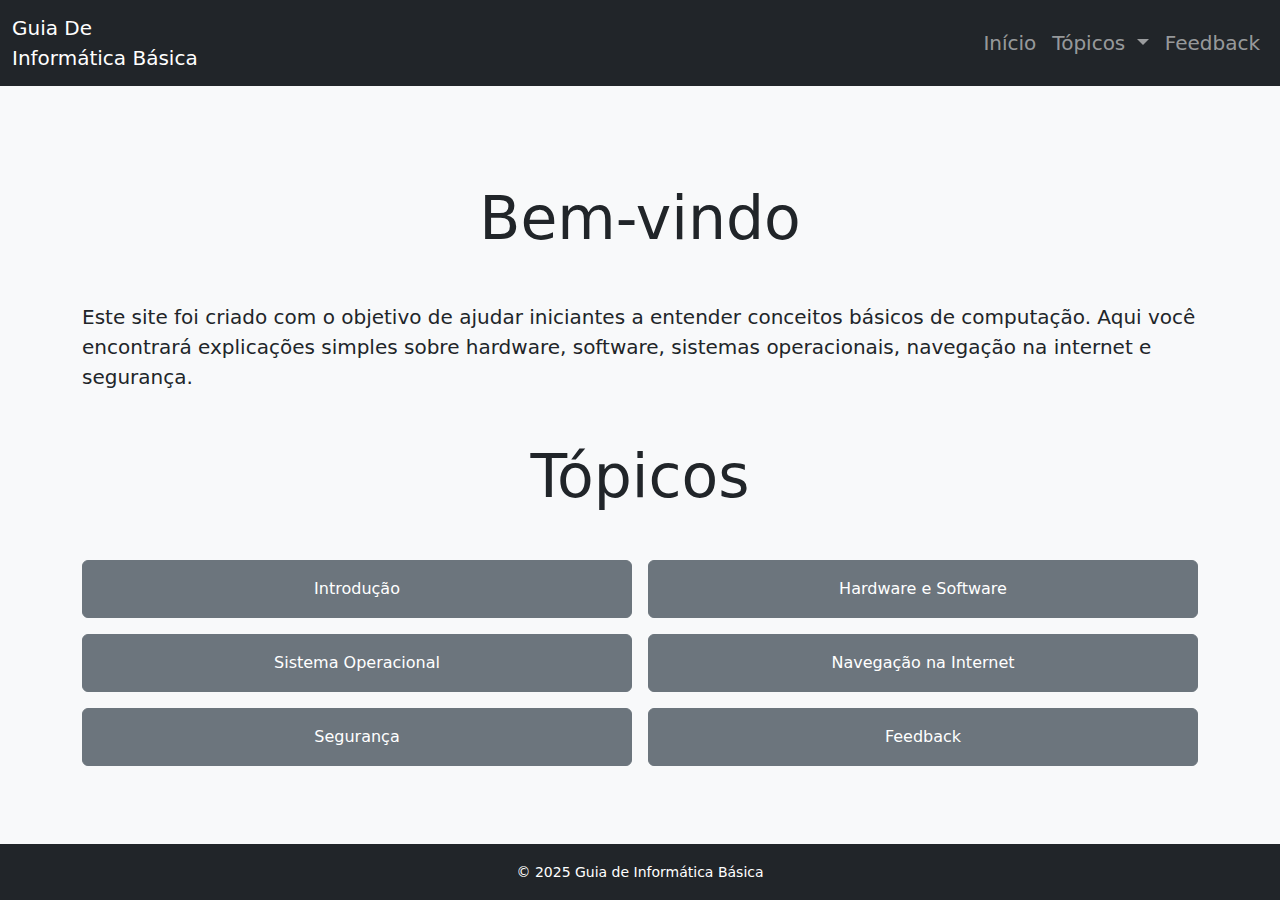
<file: index.html>
<!DOCTYPE html>
<html lang="pt-BR">

<head>
  <meta charset="UTF-8" />
  <meta name="viewport" content="width=device-width, initial-scale=1.0" />
  <title>Bem-vindo</title>
  <link href="https://cdn.jsdelivr.net/npm/bootstrap@5.3.0/dist/css/bootstrap.min.css" rel="stylesheet">
  <link href="style.css" rel="stylesheet">
</head>

<body class="d-flex flex-column min-vh-100 bg-light">

  <!-- Navbar -->
  <nav class="navbar navbar-dark bg-dark navbar-expand-lg sticky-top">
    <div class="container-fluid">
      <a class="navbar-brand" href="index.html">Guia De<br>Informática Básica</a>
      <button class="navbar-toggler" type="button" data-bs-toggle="collapse" data-bs-target="#menu">
        <span class="navbar-toggler-icon"></span>
      </button>
      <div class="collapse navbar-collapse" id="menu">
        <ul class="navbar-nav ms-auto">
          <li class="nav-item"><a class="nav-link" href="index.html">Início</a></li>
          <li class="nav-item dropdown">
            <a class="nav-link dropdown-toggle" href="#" id="topicosDropdown" role="button" data-bs-toggle="dropdown"
              aria-expanded="true">
              Tópicos
            </a>
            <ul class="dropdown-menu dropdown-menu-dark dropdown-menu-end" aria-labelledby="topicosDropdown">
              <li><a class="dropdown-item" href="introducao.html">Introdução</a></li>
              <li><a class="dropdown-item" href="hardwaresoftware.html">Hardware e Software</a></li>
              <li><a class="dropdown-item" href="sistemasoperacionais.html">Sistemas Operacionais</a></li>
              <li><a class="dropdown-item" href="navegacao.html">Navegação na Internet</a></li>
              <li><a class="dropdown-item" href="seguranca.html">Segurança</a></li>
            </ul>

          </li>
          <li class="nav-item"><a class="nav-link" href="feedback.html">Feedback</a></li>
        </ul>
      </div>
    </div>
  </nav>

  <!-- Conteúdo principal -->
  <main class="container text-center my-5">
    <h1 class="my-5">Bem-vindo</h1>

    <p class="text-start">
      Este site foi criado com o objetivo de ajudar iniciantes a entender conceitos básicos de computação. Aqui você
      encontrará explicações simples sobre hardware, software, sistemas operacionais, navegação na internet e segurança.
    </p>

    <!-- Módulos -->
    <h1 class="my-5">Tópicos</h1>
    <div class="row g-3">
      <div class="col-12 col-md-6">
        <a href="introducao.html" class="btn btn-secondary w-100 py-3">Introdução</a>
      </div>
      <div class="col-12 col-md-6">
        <a href="hardwaresoftware.html" class="btn btn-secondary w-100 py-3">Hardware e Software</a>
      </div>
      <div class="col-12 col-md-6">
        <a href="sistemasoperacionais.html" class="btn btn-secondary w-100 py-3">Sistema Operacional</a>
      </div>
      <div class="col-12 col-md-6">
        <a href="navegacao.html" class="btn btn-secondary w-100 py-3">Navegação na Internet</a>
      </div>
      <div class="col-12 col-md-6">
        <a href="seguranca.html" class="btn btn-secondary w-100 py-3">Segurança</a>
      </div>
      <div class="col-12 col-md-6">
        <a href="feedback.html" class="btn btn-secondary w-100 py-3">Feedback</a>
      </div>
    </div>
  </main>

  <footer class="bg-dark text-white text-center py-3 mt-auto">
    <small>© 2025 Guia de Informática Básica</small>
  </footer>

  <script src="https://cdn.jsdelivr.net/npm/bootstrap@5.3.0/dist/js/bootstrap.bundle.min.js"></script>
  <script src="js/script.js"></script>
</body>

</html>
</file>
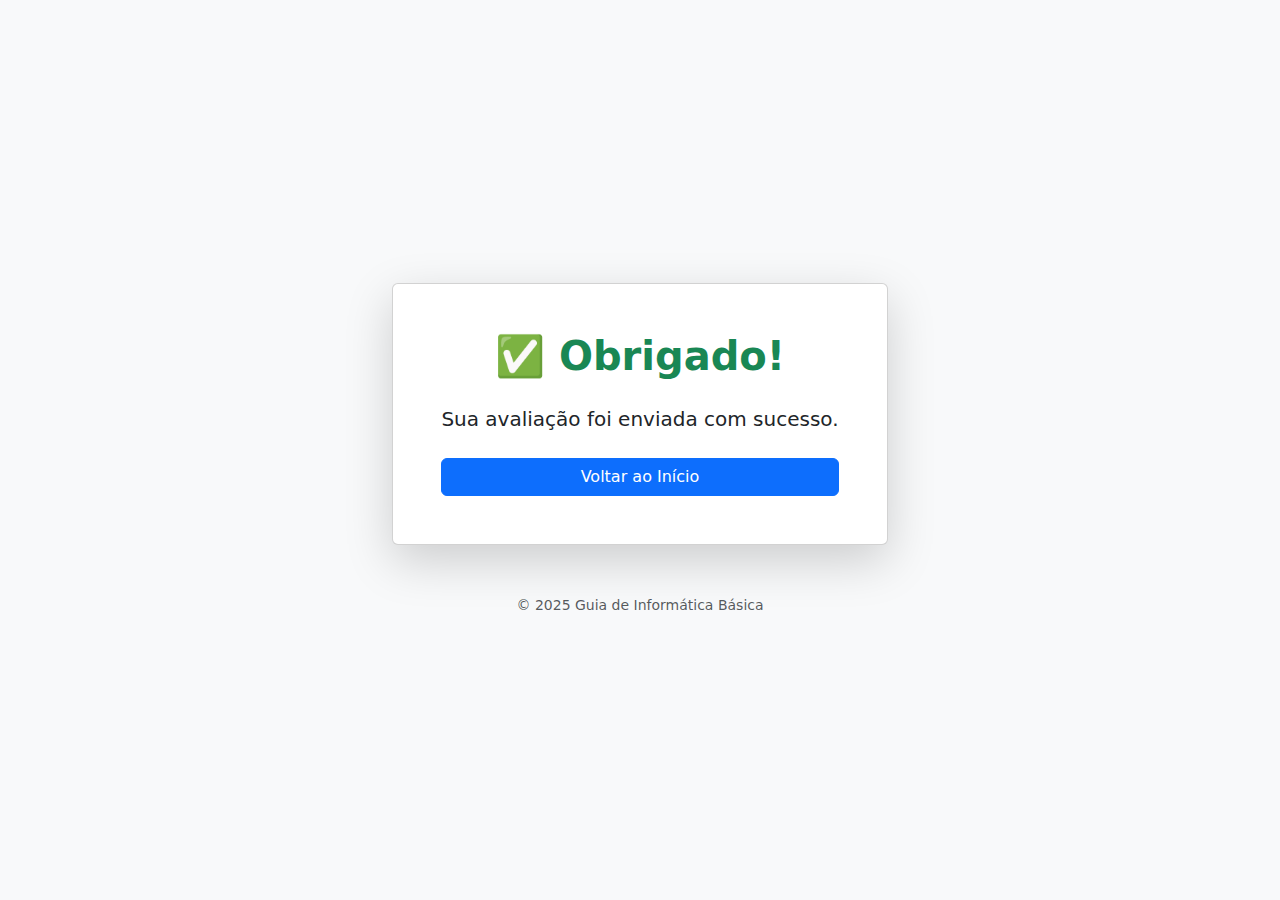
<file: agradecimento.html>
<!DOCTYPE html>
<html lang="pt-BR">
<head>
  <meta charset="UTF-8">
  <meta name="viewport" content="width=device-width, initial-scale=1.0">
  <title>Obrigado - Guia de Informática Básica</title>
  <link href="https://cdn.jsdelivr.net/npm/bootstrap@5.3.0/dist/css/bootstrap.min.css" rel="stylesheet">
</head>
<body class="d-flex flex-column justify-content-center align-items-center vh-100 bg-light text-center">

  <div class="card shadow-lg p-5">
    <h1 class="mb-4 text-success fw-bold">✅ Obrigado!</h1>
    <p class="mb-4 fs-5">Sua avaliação foi enviada com sucesso.</p>
    <a href="index.html" class="btn btn-primary px-4">Voltar ao Início</a>
  </div>

  <footer class="mt-5 text-muted">
    <small>© 2025 Guia de Informática Básica</small>
  </footer>

</body>
</html>
</file>
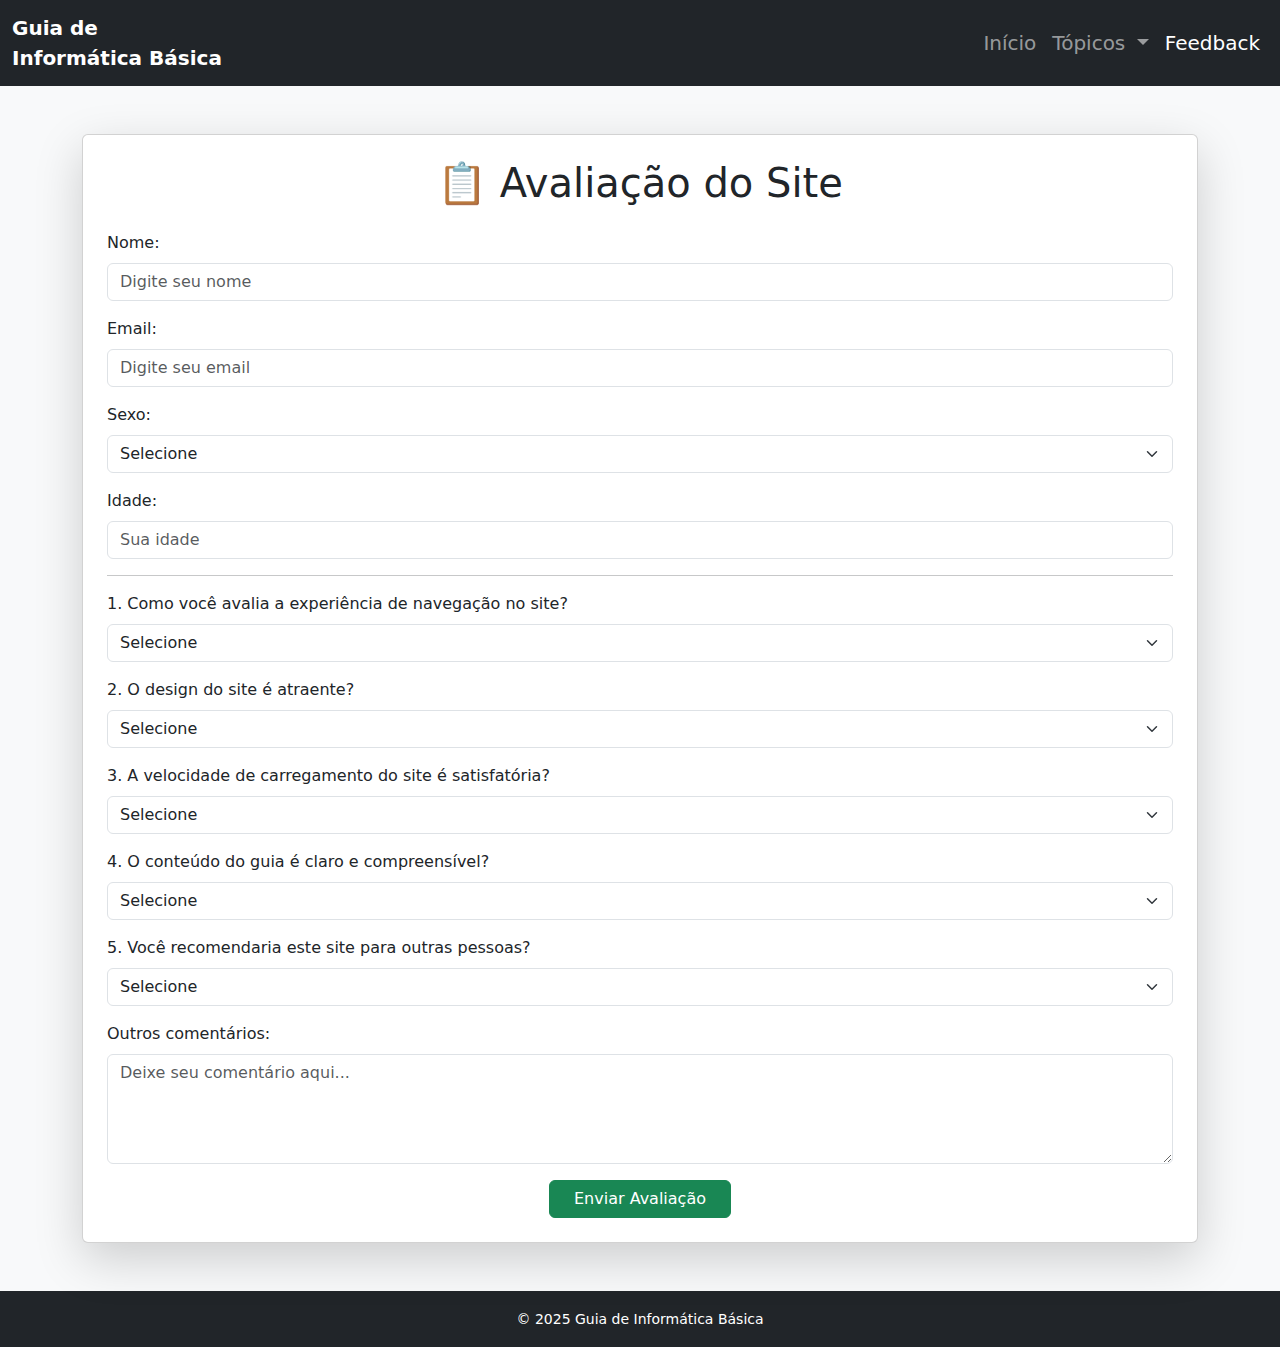
<file: feedback.html>
<!DOCTYPE html>
<html lang="pt-BR">
<head>
  <meta charset="UTF-8" />
  <meta name="viewport" content="width=device-width, initial-scale=1.0"/>
  <title>Avaliação - Guia de Informática Básica</title>
  <link href="https://cdn.jsdelivr.net/npm/bootstrap@5.3.0/dist/css/bootstrap.min.css" rel="stylesheet">
  <link href="style.css" rel="stylesheet">
</head>
<body class="bg-light">

  <!-- Navbar -->
  <nav class="navbar navbar-dark bg-dark navbar-expand-lg sticky-top">
    <div class="container-fluid">
      <a class="navbar-brand fw-bold" href="index.html">Guia de<br>Informática Básica</a>
      <button class="navbar-toggler" type="button" data-bs-toggle="collapse" data-bs-target="#menu">
        <span class="navbar-toggler-icon"></span>
      </button>
      <div class="collapse navbar-collapse" id="menu">
        <ul class="navbar-nav ms-auto">
          <li class="nav-item"><a class="nav-link" href="index.html">Início</a></li>
          <li class="nav-item dropdown">
            <a class="nav-link dropdown-toggle" href="#" id="topicosDropdown" role="button" data-bs-toggle="dropdown" aria-expanded="false">
              Tópicos
            </a>
            <ul class="dropdown-menu dropdown-menu-dark dropdown-menu-end" aria-labelledby="topicosDropdown">
              <li><a class="dropdown-item" href="introducao.html">Introdução</a></li>
              <li><a class="dropdown-item" href="hardwaresoftware.html">Hardware e Software</a></li>
              <li><a class="dropdown-item" href="sistemasoperacionais.html">Sistemas Operacionais</a></li>
              <li><a class="dropdown-item" href="navegacao.html">Navegação na Internet</a></li>
              <li><a class="dropdown-item" href="seguranca.html">Segurança</a></li>
            </ul>
          </li>
          <li class="nav-item"><a class="nav-link active" href="feedback.html">Feedback</a></li>
        </ul>
      </div>
    </div>
  </nav>

  <!-- Conteúdo principal -->
  <main class="container my-5">
    <section class="card shadow-lg p-4">
      <h2 class="text-center mb-4">📋 Avaliação do Site</h2>

      <form id="feedbackForm" action="https://formsubmit.co/romulo_doa@hotmail.com" method="POST" class="needs-validation" novalidate>
        
        <!-- Dados pessoais -->
        <div class="mb-3">
          <label for="nome" class="form-label">Nome:</label>
          <input type="text" id="nome" name="nome" class="form-control" required placeholder="Digite seu nome">
        </div>

        <div class="mb-3">
          <label for="email" class="form-label">Email:</label>
          <input type="email" id="email" name="email" class="form-control" required placeholder="Digite seu email">
        </div>

        <div class="mb-3">
          <label for="sexo" class="form-label">Sexo:</label>
          <select id="sexo" name="sexo" class="form-select" required>
            <option value="">Selecione</option>
            <option value="masculino">Masculino</option>
            <option value="feminino">Feminino</option>
            <option value="outro">Outro</option>
          </select>
        </div>

        <div class="mb-3">
          <label for="idade" class="form-label">Idade:</label>
          <input type="number" id="idade" name="idade" class="form-control" min="1" max="120" required placeholder="Sua idade">
        </div>

        <hr>

        <!-- Perguntas -->
        <div class="mb-3">
          <label for="pergunta1" class="form-label">1. Como você avalia a experiência de navegação no site?</label>
          <select id="pergunta1" name="pergunta1" class="form-select" required>
            <option value="">Selecione</option>
            <option value="1">1 - Muito Ruim</option>
            <option value="2">2 - Ruim</option>
            <option value="3">3 - Regular</option>
            <option value="4">4 - Bom</option>
            <option value="5">5 - Excelente</option>
          </select>
        </div>

        <div class="mb-3">
          <label for="pergunta2" class="form-label">2. O design do site é atraente?</label>
          <select id="pergunta2" name="pergunta2" class="form-select" required>
            <option value="">Selecione</option>
            <option value="1">1 - Muito Ruim</option>
            <option value="2">2 - Ruim</option>
            <option value="3">3 - Regular</option>
            <option value="4">4 - Bom</option>
            <option value="5">5 - Excelente</option>
          </select>
        </div>

        <div class="mb-3">
          <label for="pergunta3" class="form-label">3. A velocidade de carregamento do site é satisfatória?</label>
          <select id="pergunta3" name="pergunta3" class="form-select" required>
            <option value="">Selecione</option>
            <option value="1">1 - Muito Lenta</option>
            <option value="2">2 - Lenta</option>
            <option value="3">3 - Regular</option>
            <option value="4">4 - Rápida</option>
            <option value="5">5 - Muito Rápida</option>
          </select>
        </div>

        <div class="mb-3">
          <label for="pergunta4" class="form-label">4. O conteúdo do guia é claro e compreensível?</label>
          <select id="pergunta4" name="pergunta4" class="form-select" required>
            <option value="">Selecione</option>
            <option value="1">1 - Totalmente claro</option>
            <option value="2">2 - Claro na maior parte</option>
            <option value="3">3 - Moderadamente claro</option>
            <option value="4">4 - Pouco claro</option>
            <option value="5">5 - Nada claro</option>
          </select>
        </div>

        <div class="mb-3">
          <label for="pergunta5" class="form-label">5. Você recomendaria este site para outras pessoas?</label>
          <select id="pergunta5" name="pergunta5" class="form-select" required>
            <option value="">Selecione</option>
            <option value="1">1 - De jeito nenhum</option>
            <option value="2">2 - Provavelmente não</option>
            <option value="3">3 - Talvez</option>
            <option value="4">4 - Provavelmente sim</option>
            <option value="5">5 - Com certeza</option>
          </select>
        </div>

        <div class="mb-3">
          <label for="comentarios" class="form-label">Outros comentários:</label>
          <textarea id="comentarios" name="comentarios" rows="4" class="form-control" placeholder="Deixe seu comentário aqui..."></textarea>
        </div>

        <!-- Hidden para redirecionamento -->
        <input type="hidden" name="_next" value="https://0lumor.github.io/guiadeinformaticabasica/agradecimento.html">
        <input type="hidden" name="_subject" value="Avaliação do Site">
        <input type="hidden" name="_captcha" value="false">

        <div class="text-center">
          <button type="submit" class="btn btn-success px-4">Enviar Avaliação</button>
        </div>
      </form>
    </section>
  </main>

  <footer class="bg-dark text-white text-center py-3 mt-5">
    <small>© 2025 Guia de Informática Básica</small>
  </footer>

  <script src="https://cdn.jsdelivr.net/npm/bootstrap@5.3.0/dist/js/bootstrap.bundle.min.js"></script>
  <script src="js/feedback.js"></script>
</body>
</html>
</file>
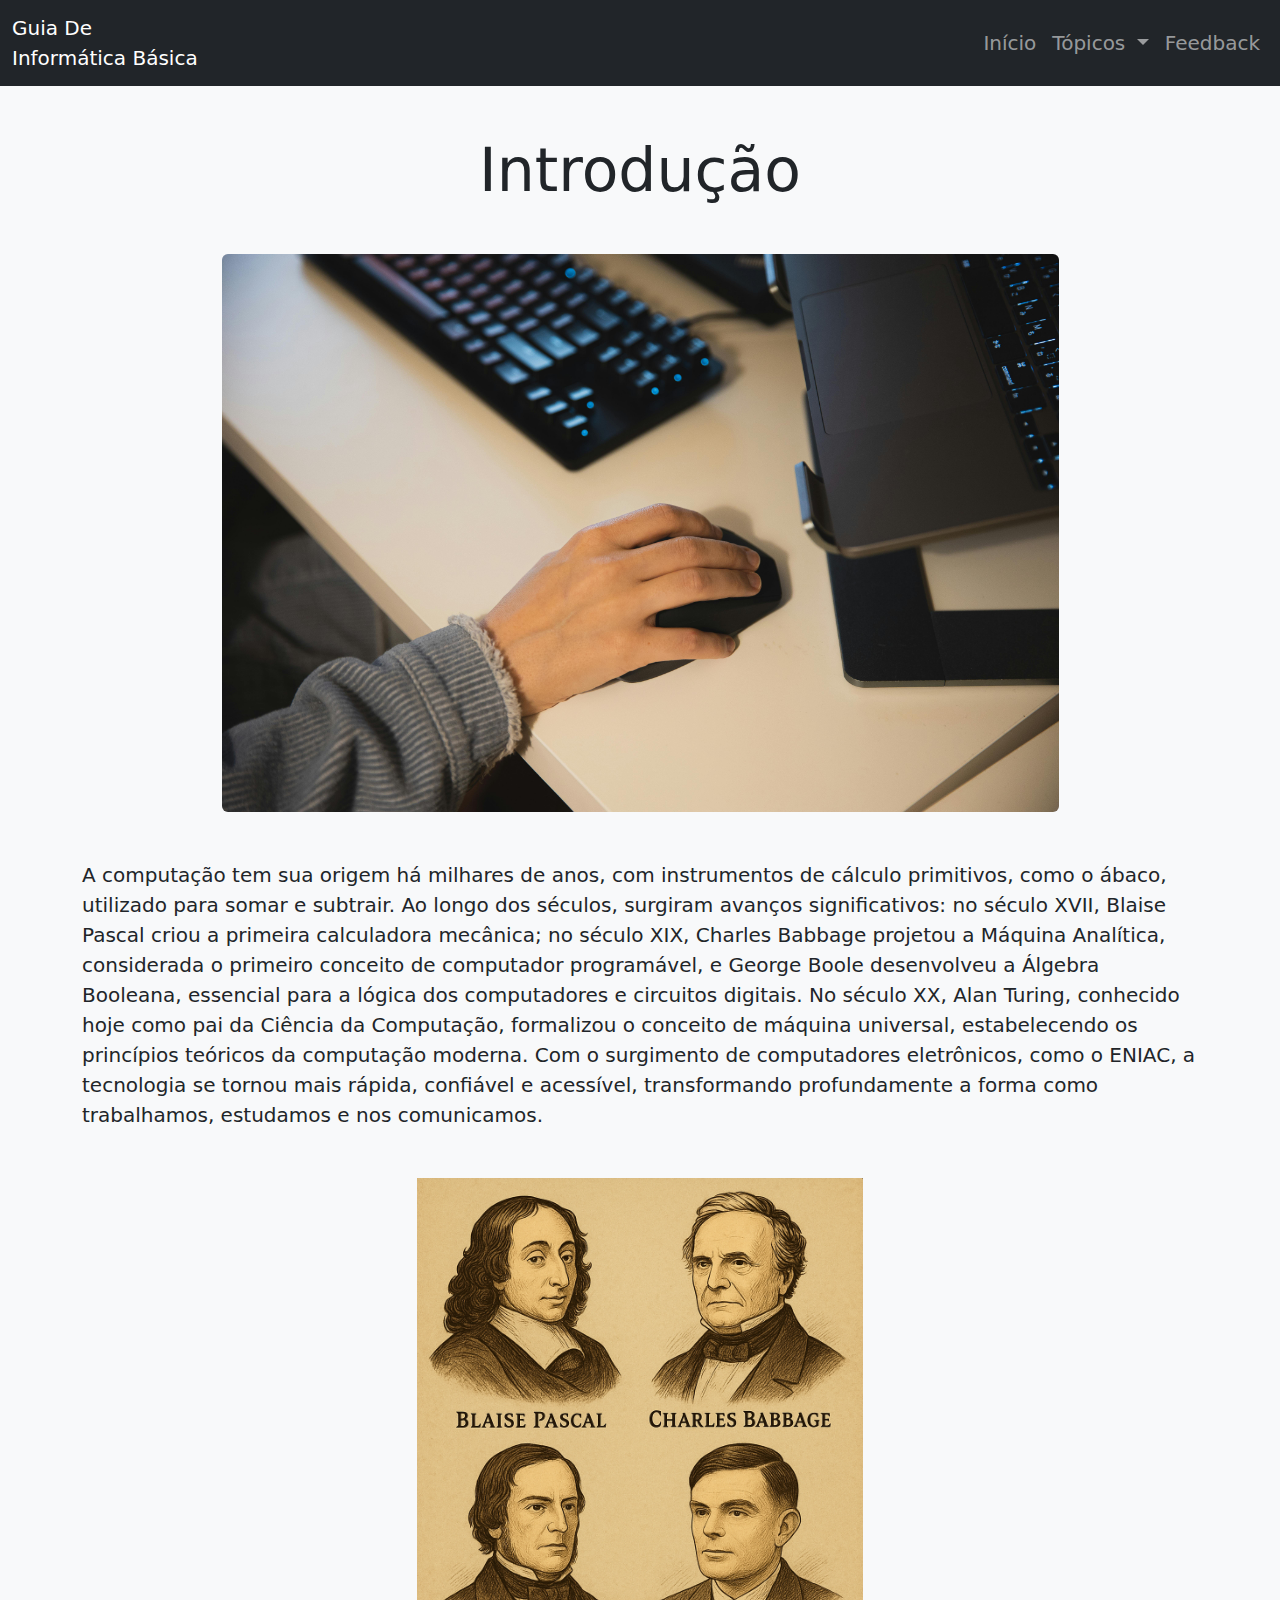
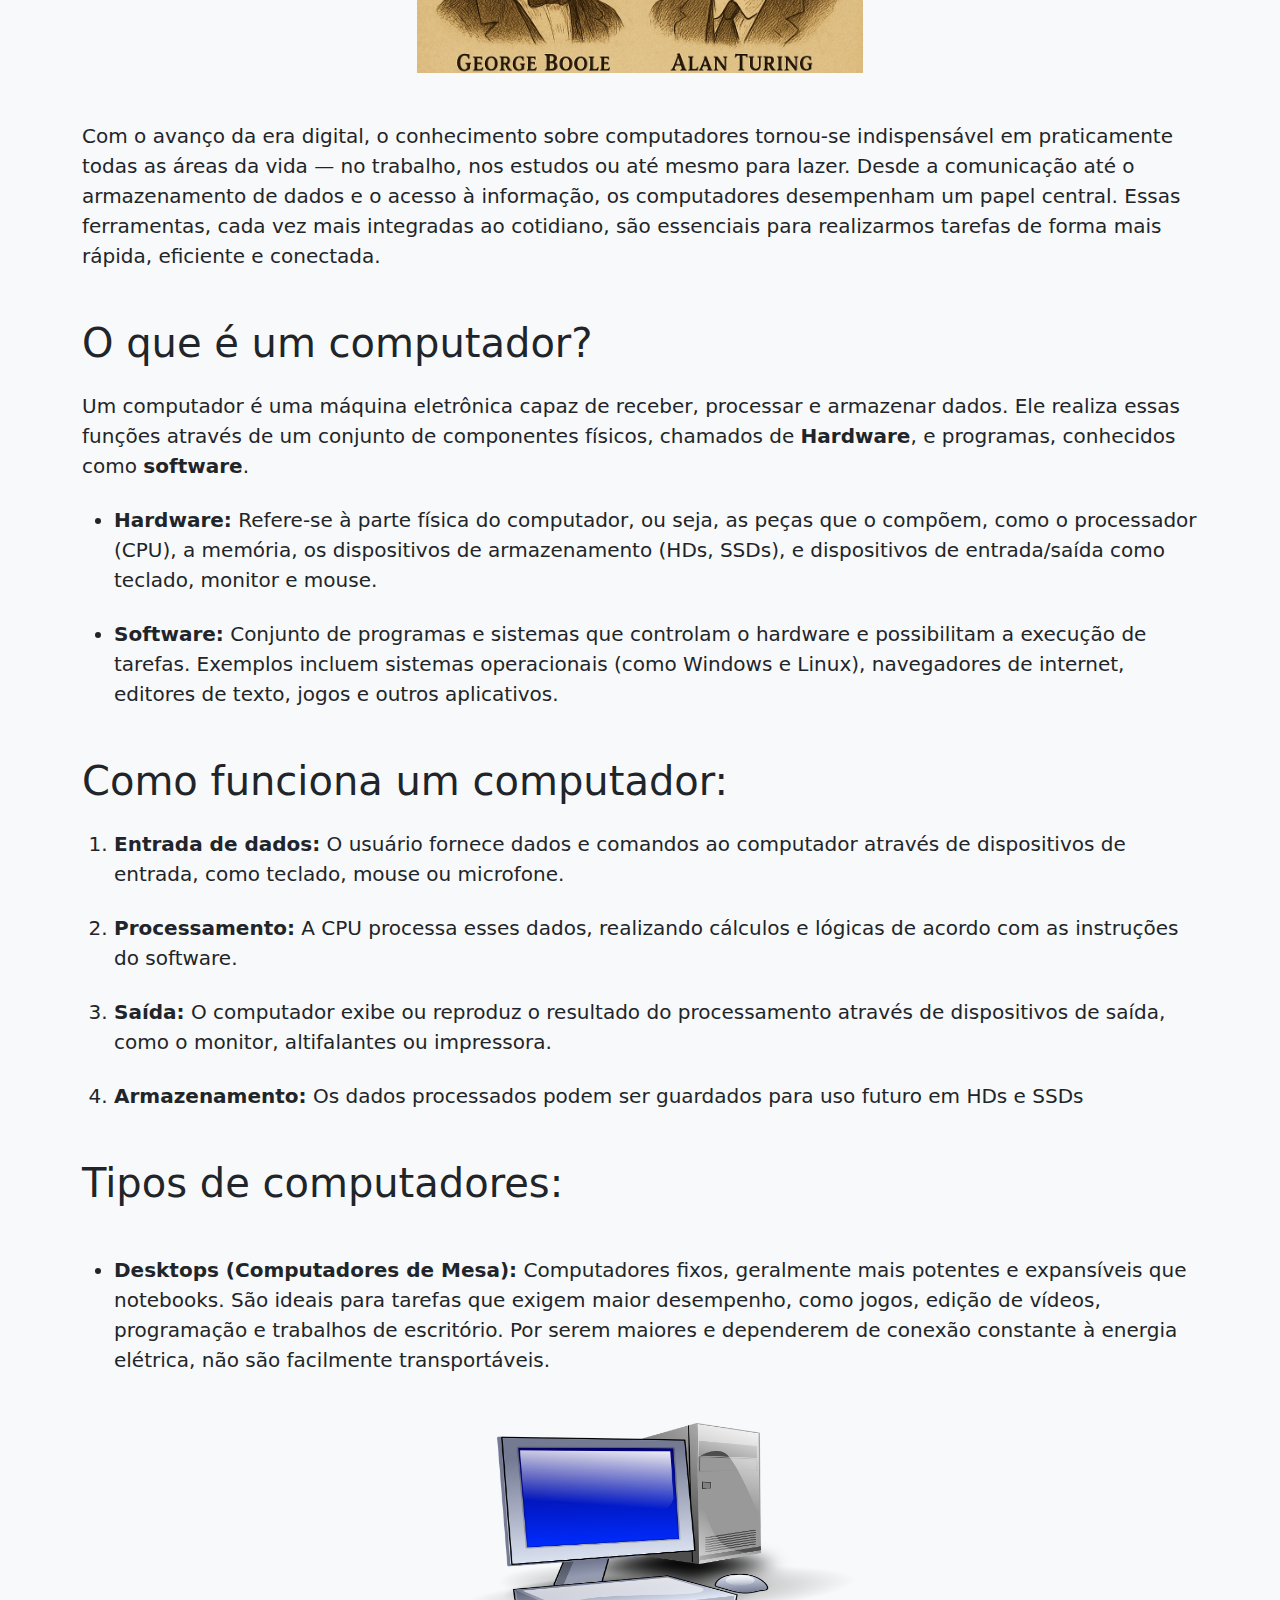
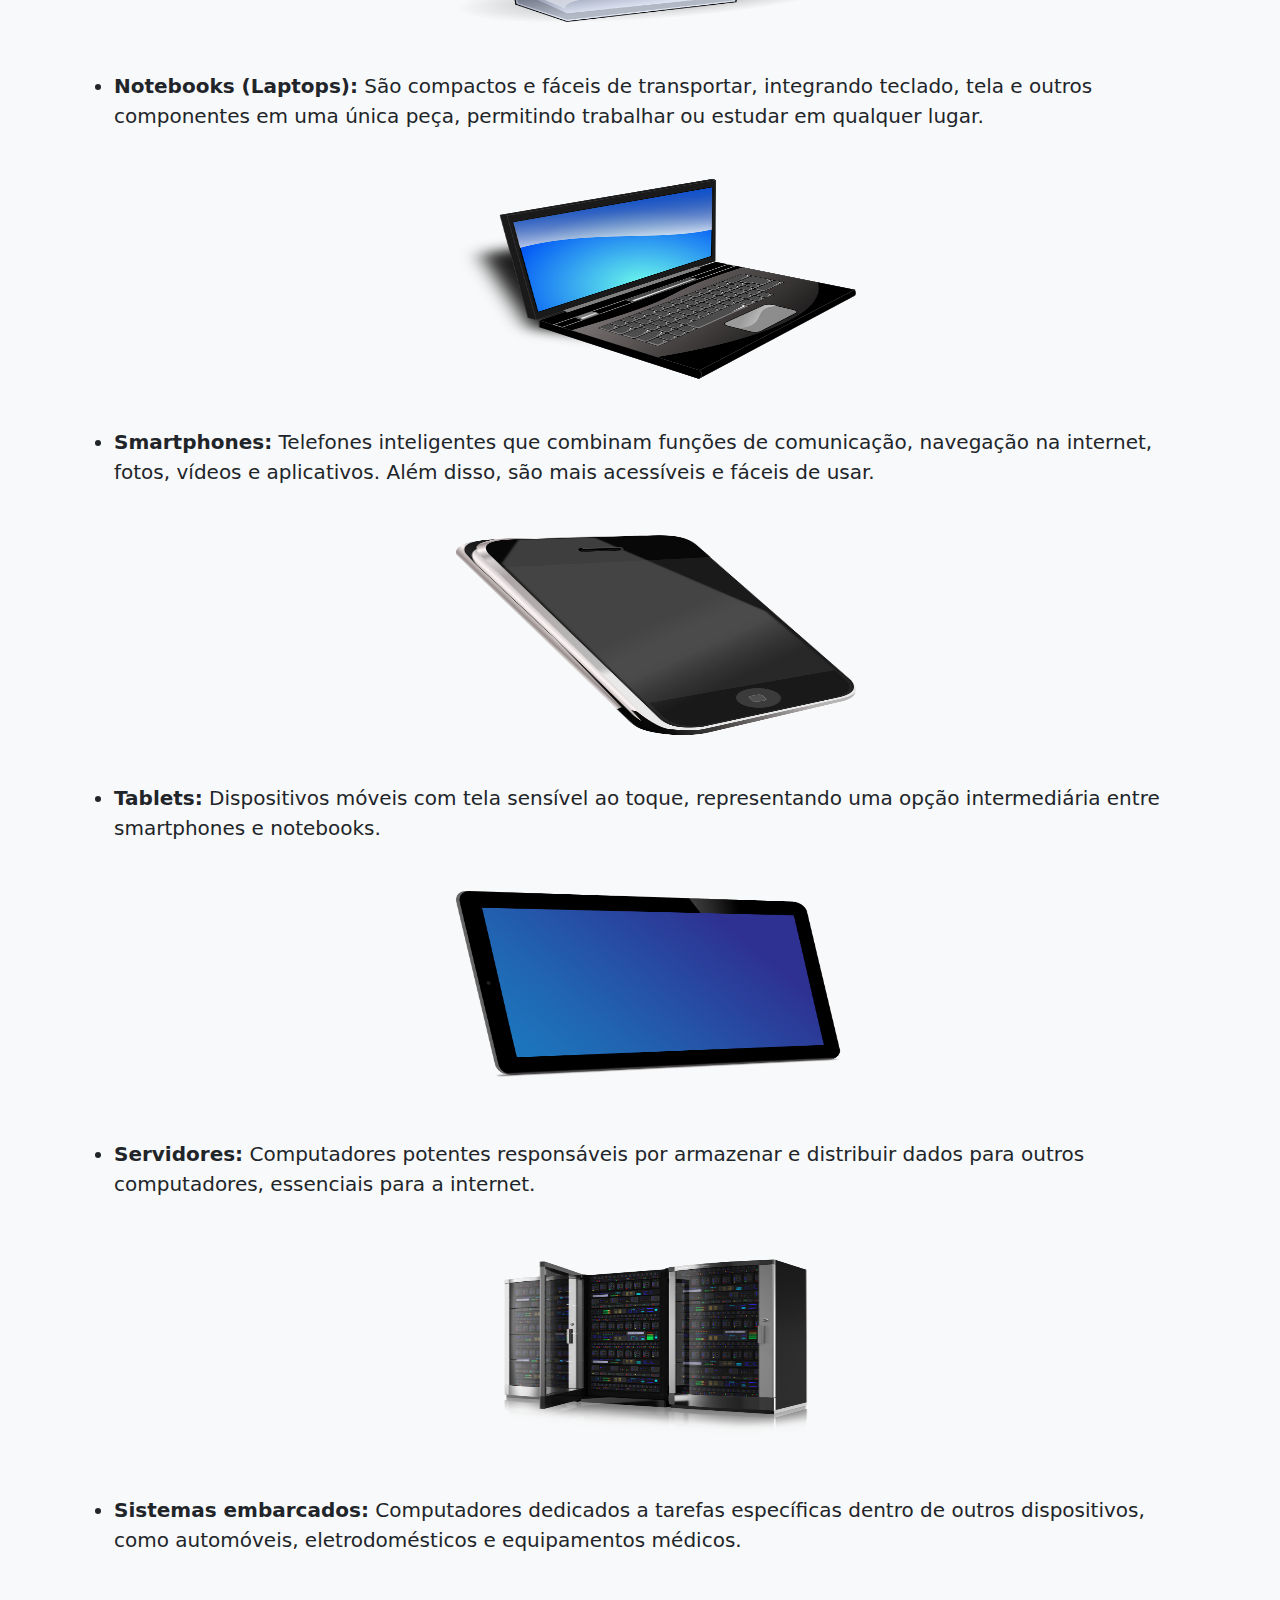
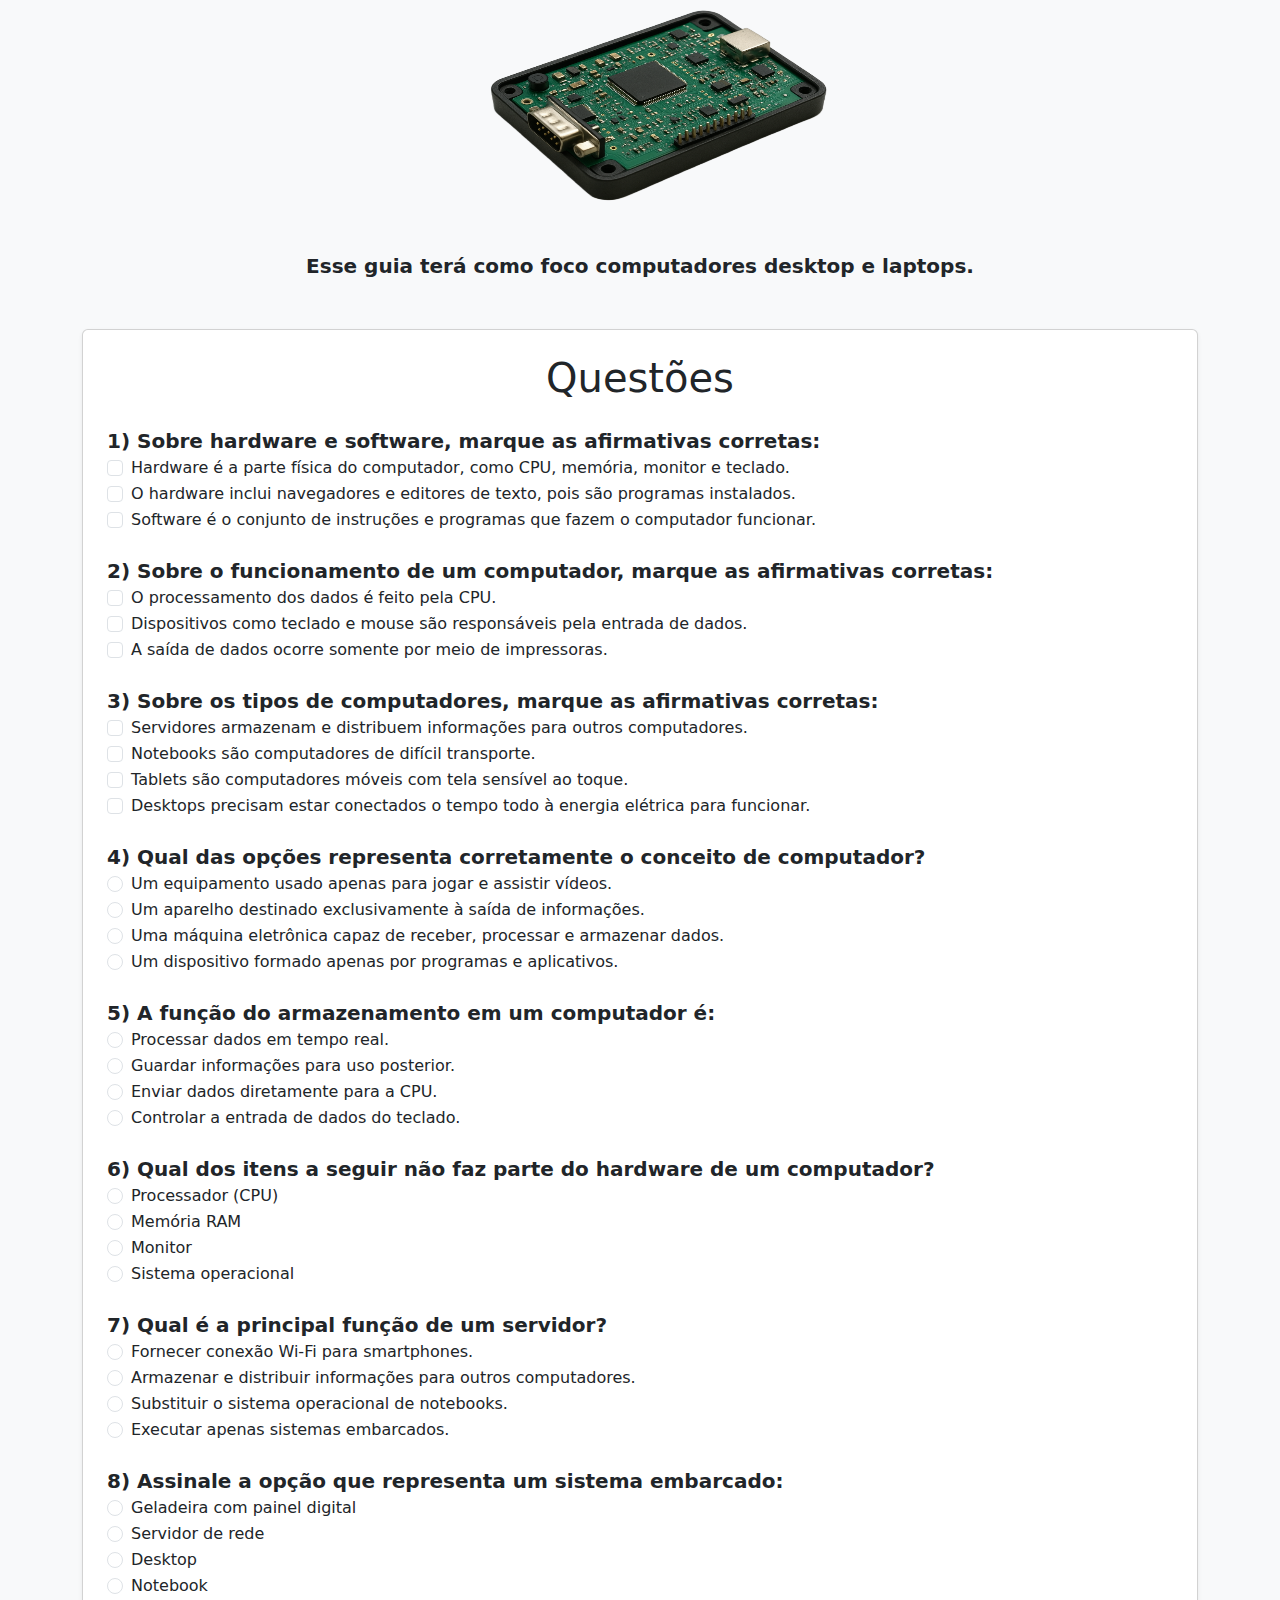
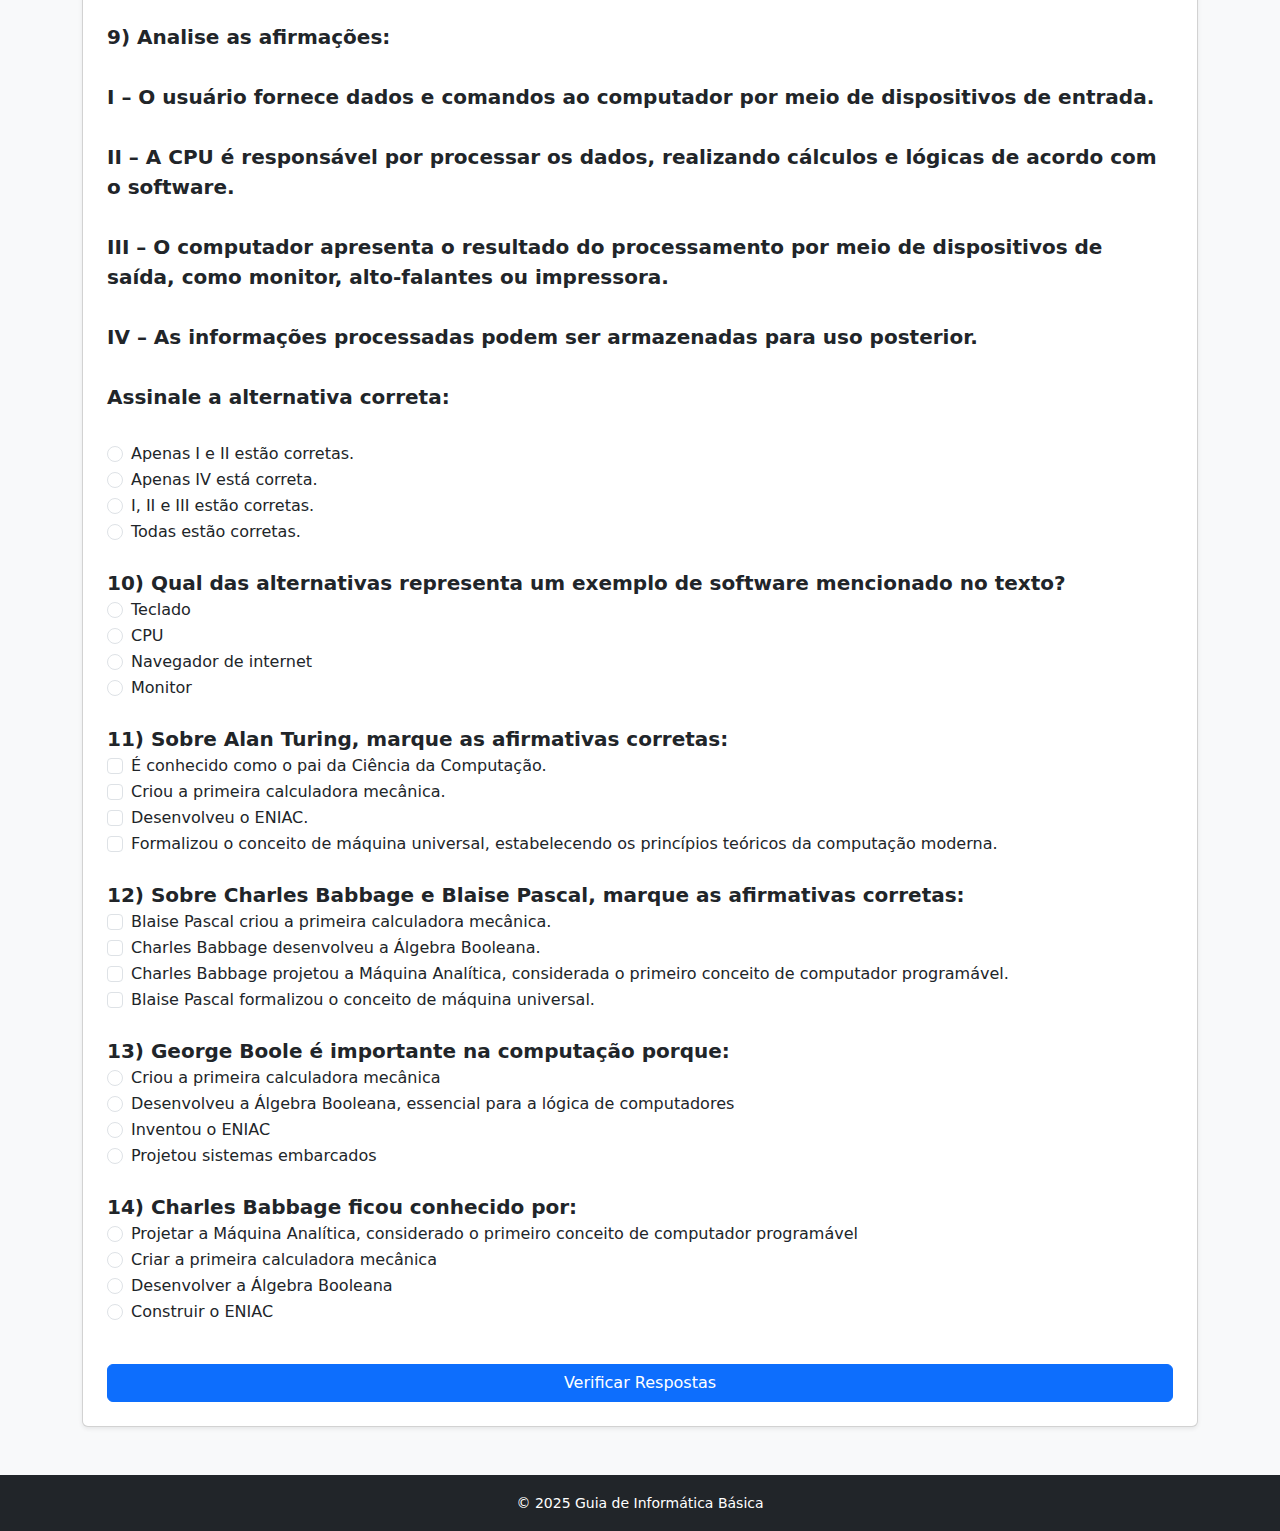
<file: introducao.html>
<!DOCTYPE html>
<html lang="pt-BR">

<head>
  <meta charset="UTF-8" />
  <meta name="viewport" content="width=device-width, initial-scale=1.0" />
  <title>Introdução</title>
  <link href="https://cdn.jsdelivr.net/npm/bootstrap@5.3.0/dist/css/bootstrap.min.css" rel="stylesheet">
  <link href="style.css" rel="stylesheet">
</head>

<body class="bg-light">

  <!-- Navbar -->
  <nav class="navbar navbar-dark bg-dark navbar-expand-lg">
    <div class="container-fluid">
      <a class="navbar-brand" href="index.html">Guia De<br>Informática Básica</a>
      <button class="navbar-toggler" type="button" data-bs-toggle="collapse" data-bs-target="#menu">
        <span class="navbar-toggler-icon"></span>
      </button>
      <div class="collapse navbar-collapse" id="menu">
        <ul class="navbar-nav ms-auto">
          <li class="nav-item"><a class="nav-link" href="index.html">Início</a></li>
          <li class="nav-item dropdown">
            <a class="nav-link dropdown-toggle" href="#" id="topicosDropdown" role="button" data-bs-toggle="dropdown"
              aria-expanded="true">
              Tópicos
            </a>
            <ul class="dropdown-menu dropdown-menu-dark dropdown-menu-end" aria-labelledby="topicosDropdown">
              <li><a class="dropdown-item" href="introducao.html">Introdução</a></li>
              <li><a class="dropdown-item" href="hardwaresoftware.html">Hardware e Software</a></li>
              <li><a class="dropdown-item" href="sistemasoperacionais.html">Sistemas Operacionais</a></li>
              <li><a class="dropdown-item" href="navegacao.html">Navegação na Internet</a></li>
              <li><a class="dropdown-item" href="seguranca.html">Segurança</a></li>
            </ul>

          </li>
          <li class="nav-item"><a class="nav-link" href="feedback.html">Feedback</a></li>
        </ul>
      </div>
    </div>
  </nav>

  <!-- Conteúdo principal -->
  <main class="container  my-5">
    <h1 class="text-center my-5">Introdução</h1>
    <img src="images/pc.jpg" class="d-block mx-auto img-fluid mb-5 rounded w-75" alt="Computador">
    <p class="text-start my-5">
      A computação tem sua origem há milhares de anos, com instrumentos de cálculo primitivos, como o ábaco, utilizado
      para somar e subtrair. Ao longo dos séculos, surgiram avanços significativos: no século XVII, Blaise Pascal criou
      a primeira calculadora mecânica; no século XIX, Charles Babbage projetou a Máquina Analítica, considerada o
      primeiro conceito de computador programável, e George Boole desenvolveu a Álgebra Booleana, essencial para a
      lógica dos computadores e circuitos digitais. No século XX, Alan Turing, conhecido hoje como pai da Ciência da
      Computação, formalizou o conceito de máquina universal, estabelecendo os princípios teóricos da computação
      moderna. Com o surgimento de computadores eletrônicos, como o ENIAC, a tecnologia se tornou mais rápida, confiável
      e acessível, transformando profundamente a forma como trabalhamos, estudamos e nos comunicamos.
      <img src="images/historia.png" class=" d-block mx-auto img-fluid my-5 img-fluid" alt="">
      Com o avanço da era digital, o conhecimento sobre computadores tornou-se indispensável em praticamente todas as
      áreas da vida — no trabalho, nos estudos ou até mesmo para lazer. Desde a comunicação até o armazenamento de dados
      e o acesso à informação, os computadores desempenham um papel central. Essas ferramentas, cada vez mais integradas
      ao cotidiano, são essenciais para realizarmos tarefas de forma mais rápida, eficiente e conectada.
    </p>
    <h2 class="text-start mb-4">O que é um computador? </h2>

    <p class="text-start mb-4">Um computador é uma máquina eletrônica capaz de receber, processar e armazenar dados. Ele
      realiza essas funções através de um conjunto de componentes físicos, chamados de <strong>Hardware</strong>, e
      programas, conhecidos como <strong>software</strong>.

    <ul class="text-start">
      <li class="mb-4"><strong>Hardware:</strong> Refere-se à parte física do computador, ou seja, as peças que o
        compõem, como o processador (CPU), a memória, os dispositivos de armazenamento (HDs, SSDs), e dispositivos de
        entrada/saída como teclado, monitor e mouse.</li>

      <li class="mb-4"><strong>Software:</strong> Conjunto de programas e sistemas que controlam o hardware e
        possibilitam a execução de tarefas. Exemplos incluem sistemas operacionais (como Windows e Linux), navegadores
        de internet, editores de texto, jogos e outros aplicativos.</li>
    </ul>
    </p>
    <br>
    <h2 class="text-start mb-4">Como funciona um computador:</h2>

    <ol class="text-start">
      <li class="mb-4"><strong>Entrada de dados:</strong> O usuário fornece dados e comandos ao computador através de
        dispositivos de entrada, como teclado, mouse ou microfone. </li>

      <li class="mb-4"><strong>Processamento:</strong> A CPU processa esses dados, realizando cálculos e lógicas de
        acordo com as instruções do software.</li>

      <li class="mb-4"><strong>Saída:</strong> O computador exibe ou reproduz o resultado do processamento através de
        dispositivos de saída, como o monitor, altifalantes ou impressora.</li>

      <li class="mb-4"><strong>Armazenamento:</strong> Os dados processados podem ser guardados para uso futuro em HDs e
        SSDs </li>
    </ol>
    <br>
    <h2 class="text-start mb-4">Tipos de computadores:</h2>
    <br>
    <ul class="text-start">
      <li class="mb-4"><strong>Desktops (Computadores de Mesa):</strong> Computadores fixos, geralmente mais potentes e
        expansíveis que notebooks. São ideais para tarefas que exigem maior desempenho, como jogos, edição de vídeos,
        programação e trabalhos de escritório. Por serem maiores e dependerem de conexão constante à energia elétrica,
        não são facilmente transportáveis.
        <img src="images/desktop.png" class="tipos-computadores d-block mx-auto my-5 img-fluid" alt="">
      </li>



      <li class="mb-4"><strong>Notebooks (Laptops):</strong> São compactos e fáceis de transportar, integrando teclado,
        tela e outros componentes em uma única peça, permitindo trabalhar ou estudar em qualquer lugar.<img
          src="images/laptop.png" class="tipos-computadores d-block mx-auto my-5 img-fluid" alt=""></li>



      <li class="mb-4"><strong>Smartphones:</strong> Telefones inteligentes que combinam funções de comunicação,
        navegação na internet, fotos, vídeos e aplicativos. Além disso, são mais acessíveis e fáceis de usar.<img
          src="images/smartphone.png" class="tipos-computadores d-block mx-auto my-5 img-fluid" alt=""></li>



      <li class="mb-4"><strong>Tablets:</strong> Dispositivos móveis com tela sensível ao toque, representando uma opção
        intermediária entre smartphones e notebooks.<img src="/images/tablet.png"
          class="tipos-computadores d-block mx-auto my-5 img-fluid" alt=""></li>



      <li class="mb-4"><strong>Servidores:</strong> Computadores potentes responsáveis por armazenar e distribuir dados
        para outros computadores, essenciais para a internet.
        <img src="images/servidor.png" class="tipos-computadores d-block mx-auto my-5 img-fluid" alt="">
      </li>



      <li class="mb-4"><strong>Sistemas embarcados:</strong> Computadores dedicados a tarefas específicas dentro de
        outros dispositivos, como automóveis, eletrodomésticos e equipamentos médicos.
        <img src="images/sistemaembarcados.png" class="tipos-computadores d-block mx-auto my-5 img-fluid" alt="">
      </li>



    </ul>

    <p class="text-center"><strong>Esse guia terá como foco computadores desktop e laptops.</strong></p>


    <section id="questoes" class="my-5">
      <div class="card p-4 shadow-sm">
        <h2 class="text-center mb-4">Questões</h2>
        <div id="quiz-container"></div>
        <button id="verificar" class="btn btn-primary mt-3">Verificar Respostas</button>
      </div>
    </section>


  </main>

  <footer class="bg-dark text-white text-center py-3">
    <small>© 2025 Guia de Informática Básica</small>
  </footer>

  <script src="https://cdn.jsdelivr.net/npm/bootstrap@5.3.0/dist/js/bootstrap.bundle.min.js"></script>
  <script src="js/quiz.js"></script>
  <script src="js/introducao.js"></script>
</body>

</html>
</file>
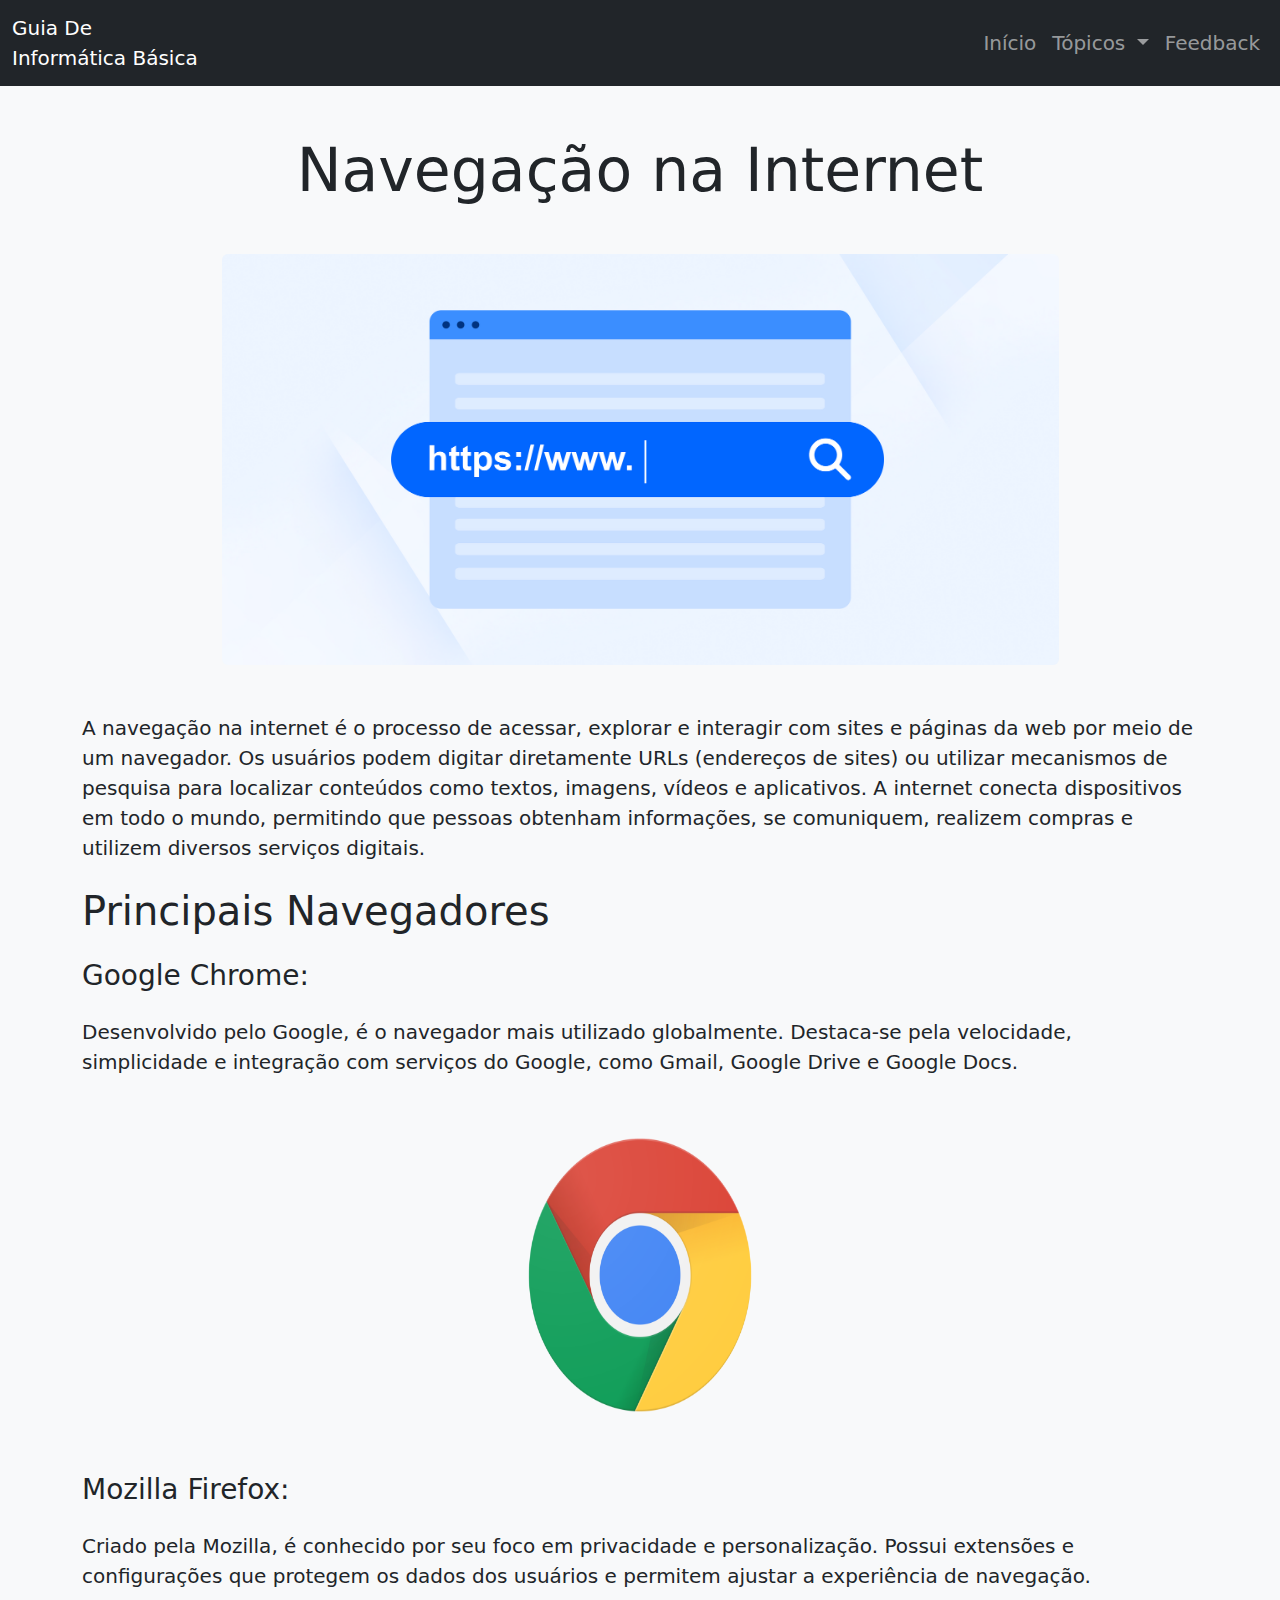
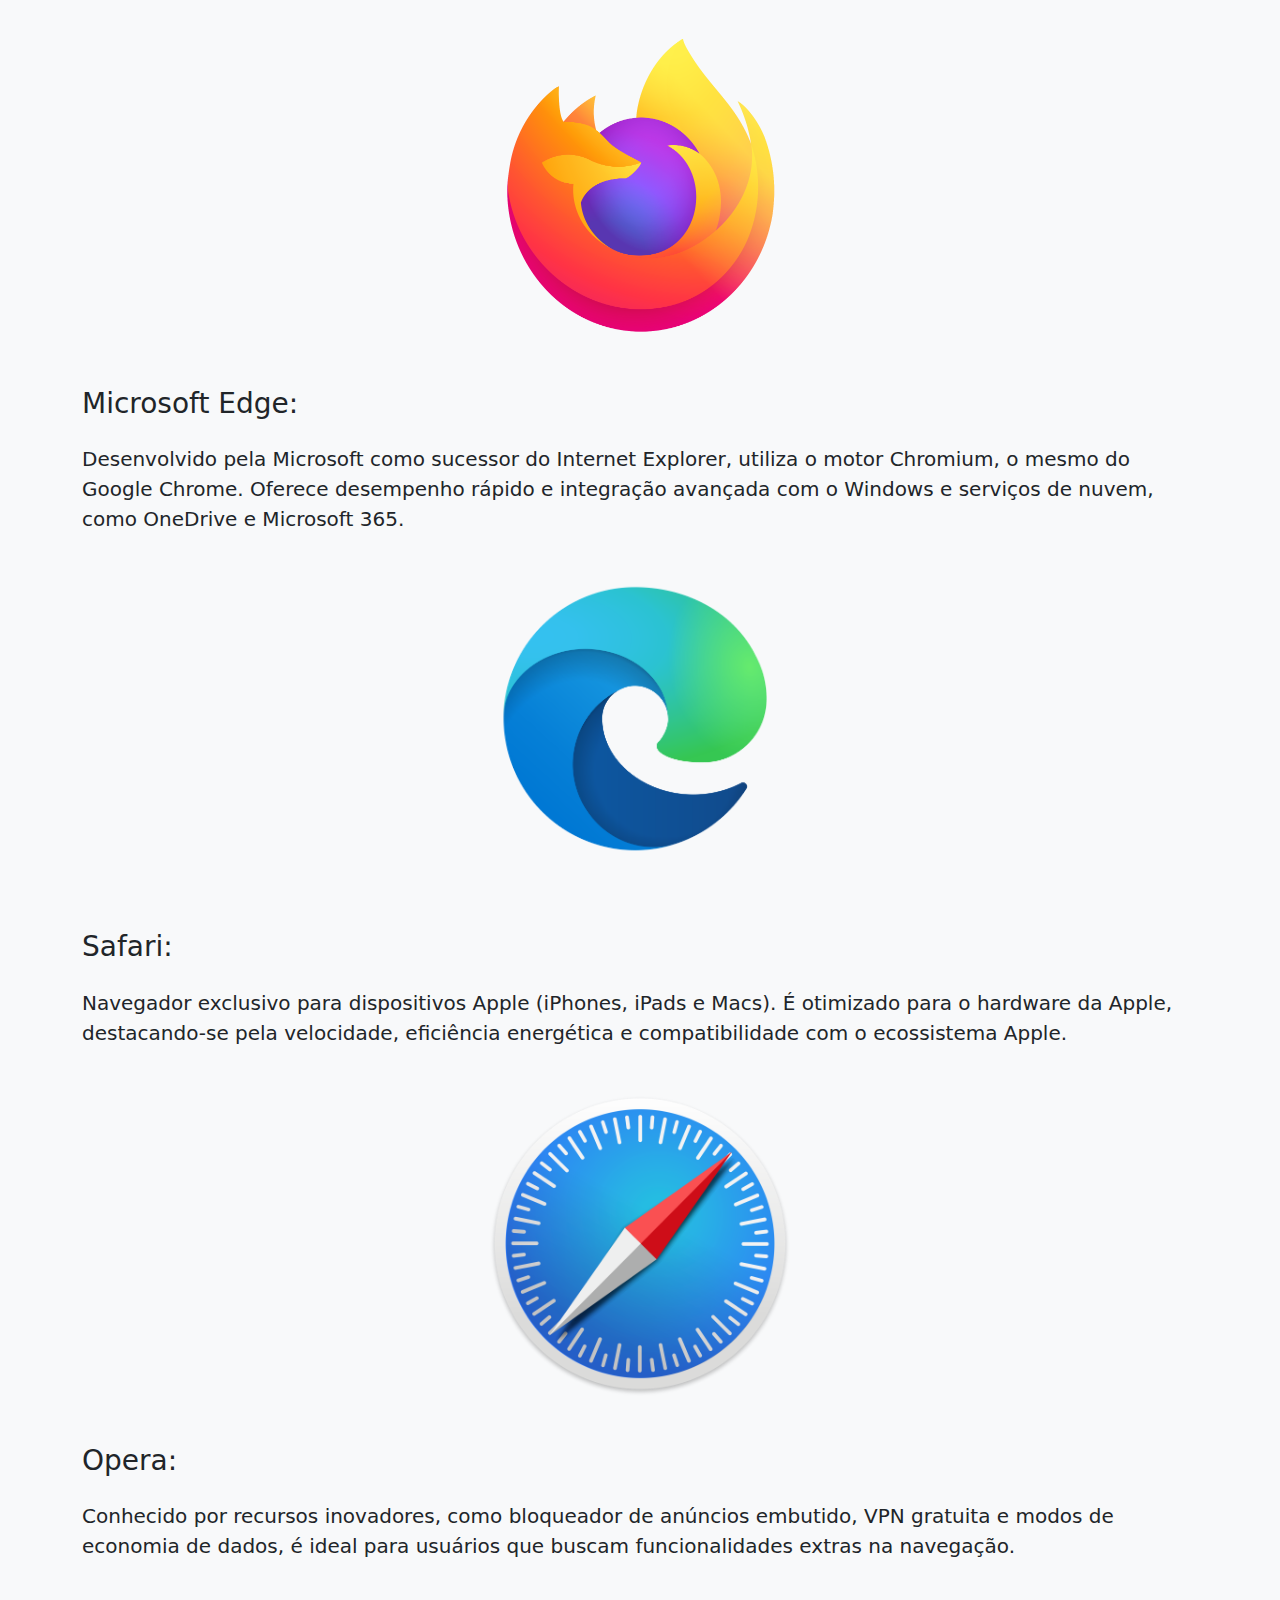
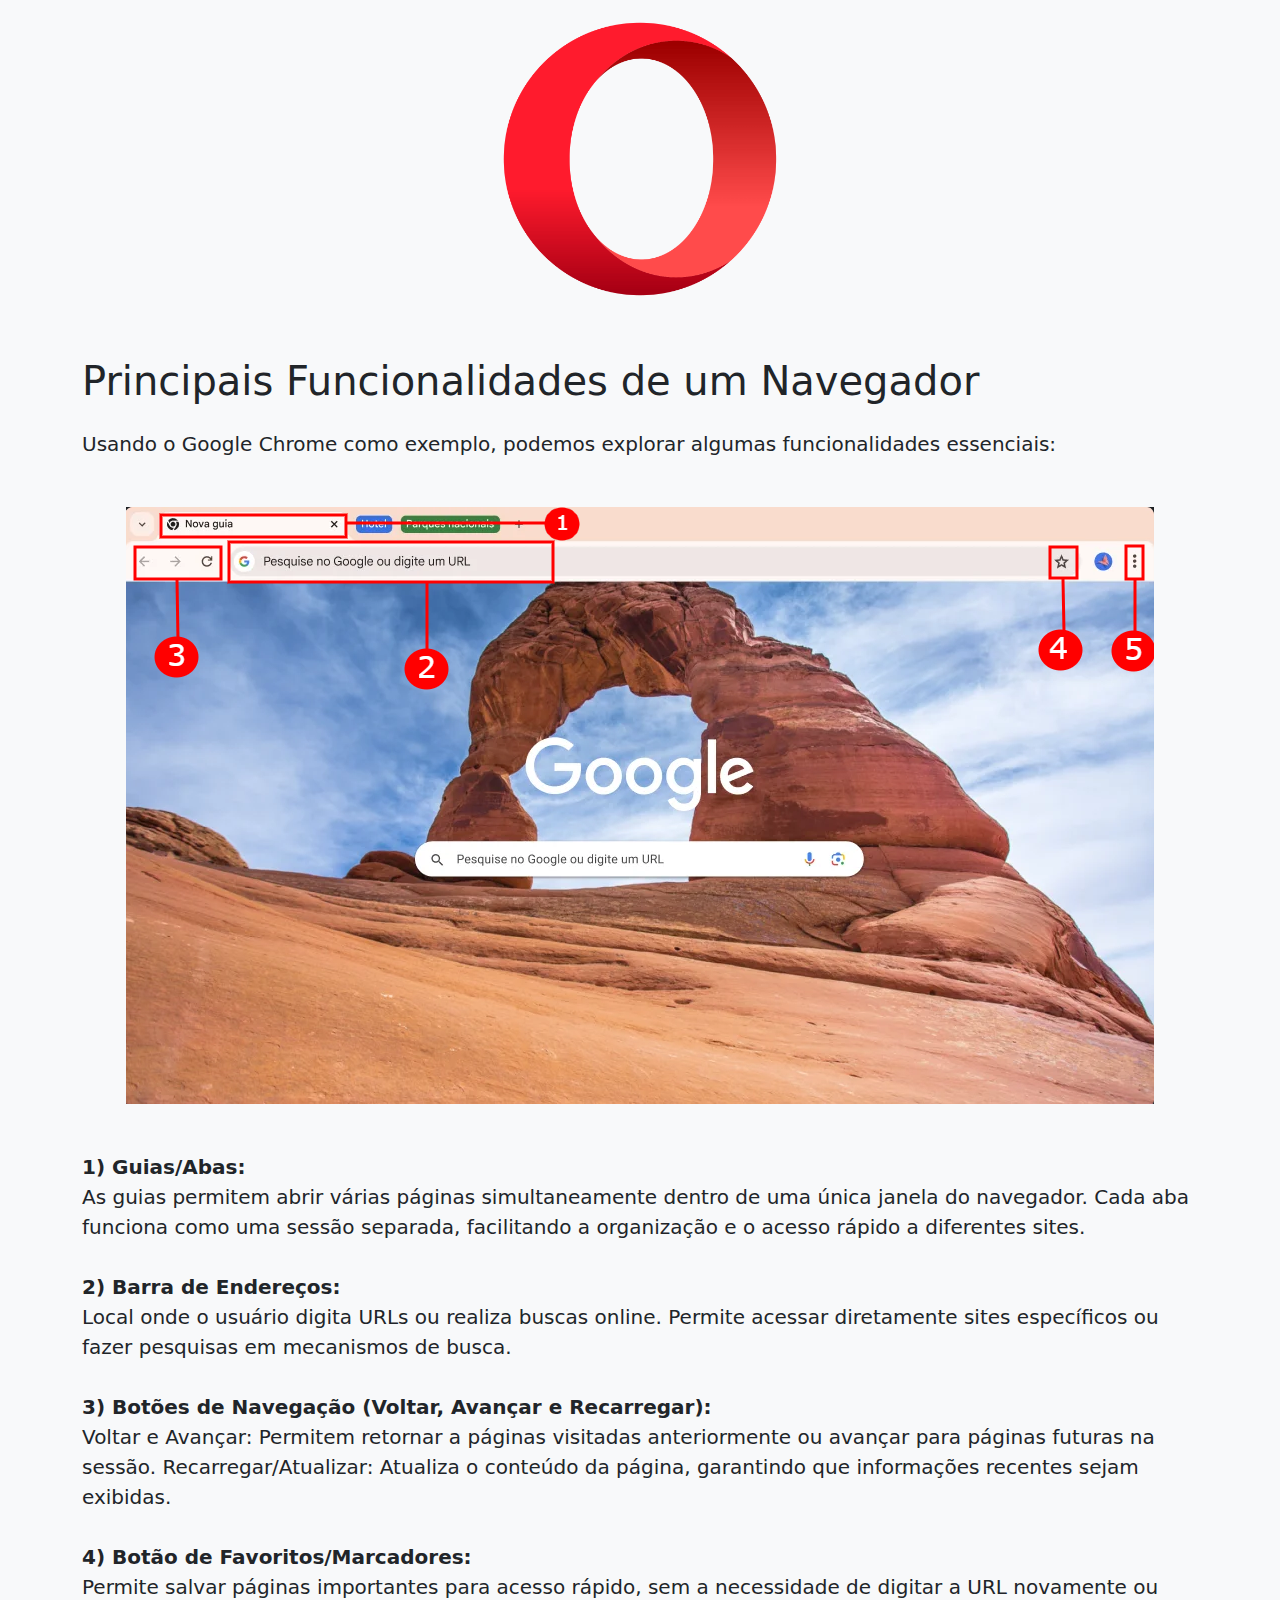
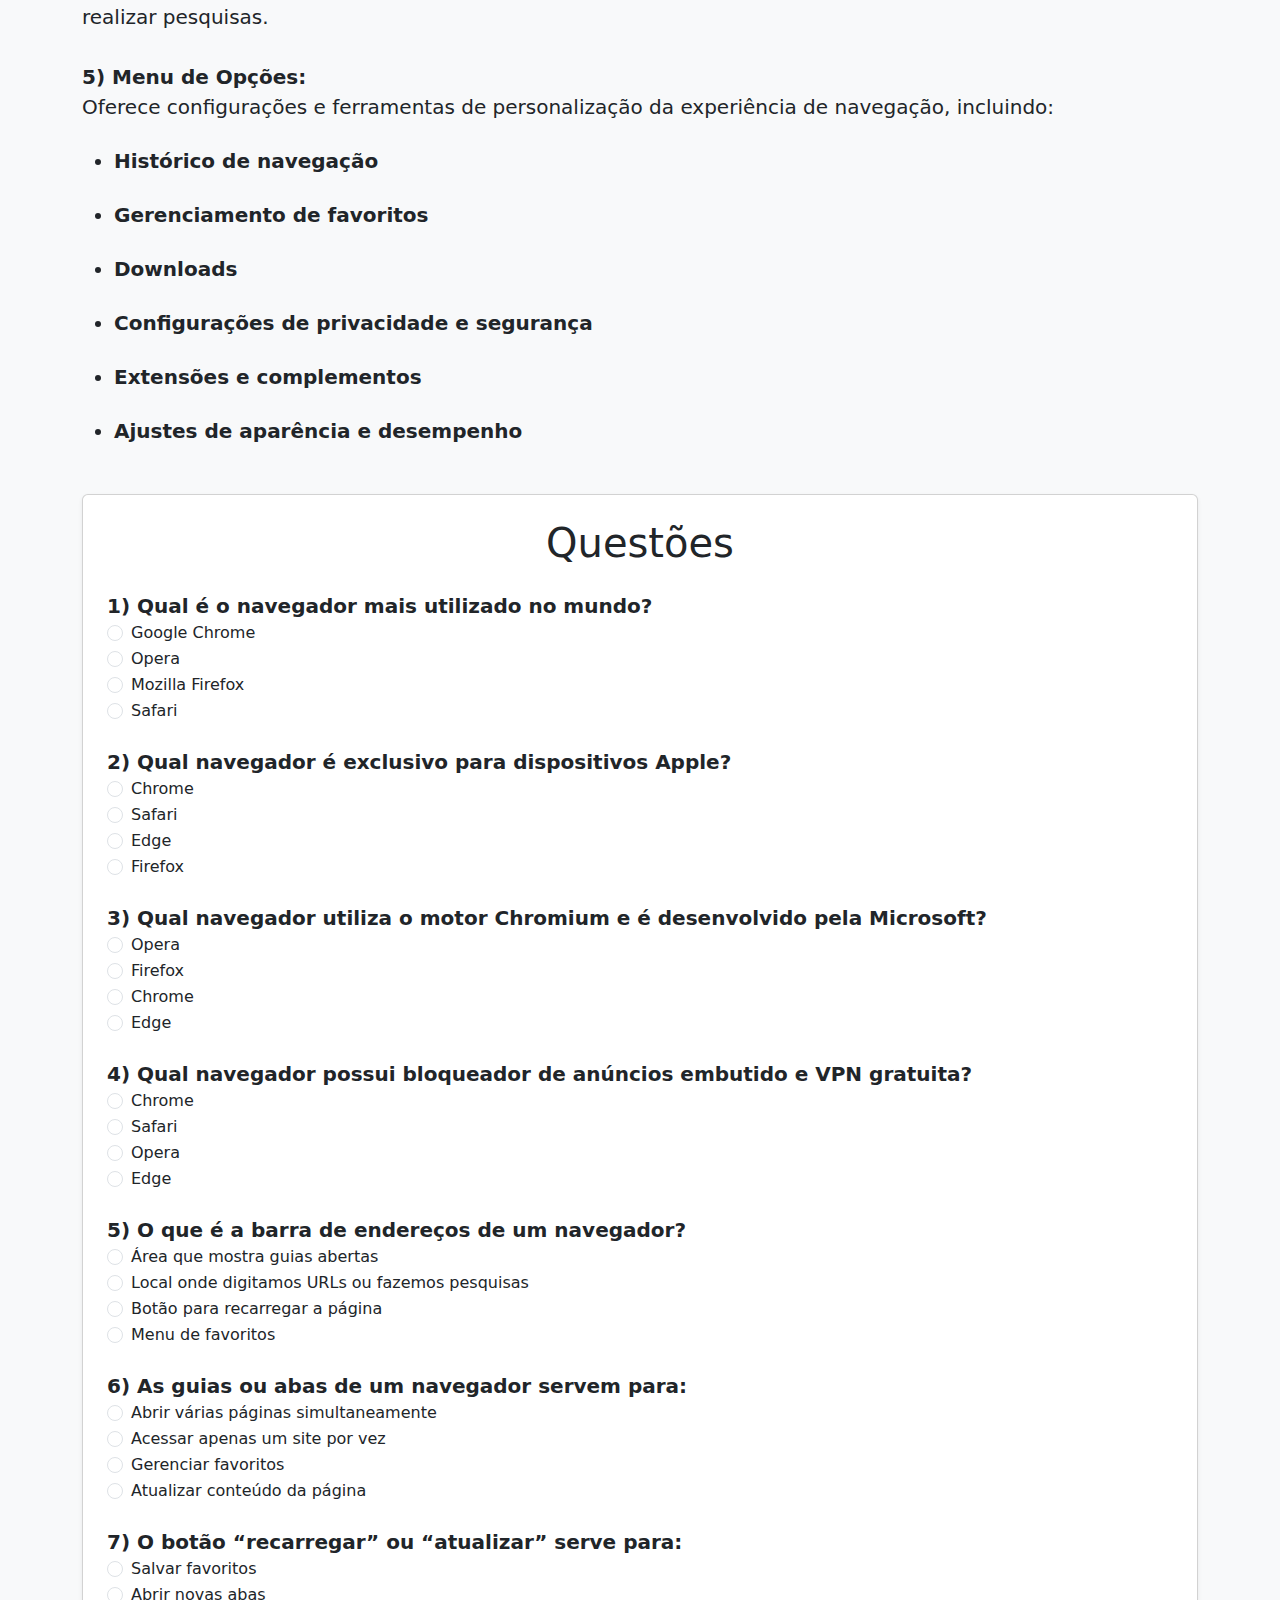
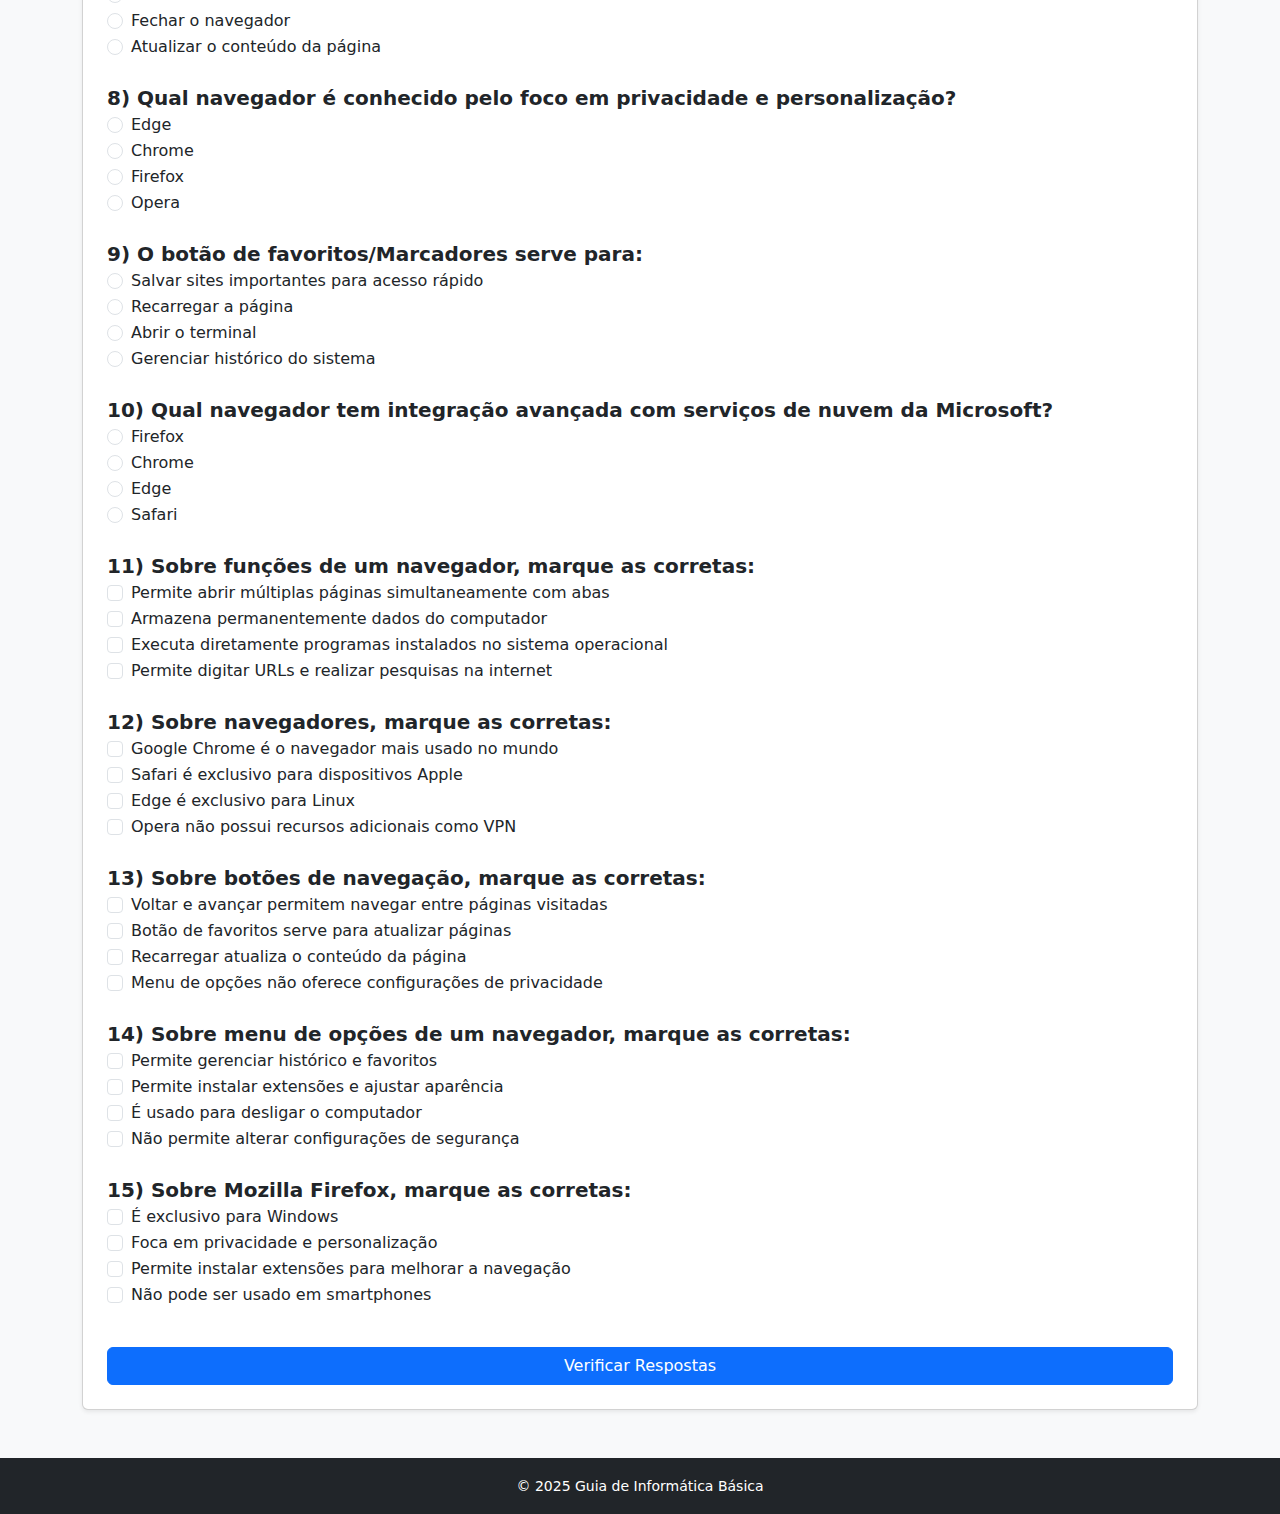
<file: navegacao.html>
<!DOCTYPE html>
<html lang="pt-BR">

<head>
  <meta charset="UTF-8" />
  <meta name="viewport" content="width=device-width, initial-scale=1.0" />
  <title>Navegação na Internet</title>
  <link href="https://cdn.jsdelivr.net/npm/bootstrap@5.3.0/dist/css/bootstrap.min.css" rel="stylesheet">
  <link href="style.css" rel="stylesheet">
</head>

<body class="bg-light">

  <!-- Navbar -->
  <nav class="navbar navbar-dark bg-dark navbar-expand-lg sticky-top">
    <div class="container-fluid">
      <a class="navbar-brand" href="index.html">Guia De<br>Informática Básica</a>
      <button class="navbar-toggler" type="button" data-bs-toggle="collapse" data-bs-target="#menu">
        <span class="navbar-toggler-icon"></span>
      </button>
      <div class="collapse navbar-collapse" id="menu">
        <ul class="navbar-nav ms-auto">
          <li class="nav-item"><a class="nav-link" href="index.html">Início</a></li>
          <li class="nav-item dropdown">
            <a class="nav-link dropdown-toggle" href="#" id="topicosDropdown" role="button" data-bs-toggle="dropdown"
              aria-expanded="true">
              Tópicos
            </a>
            <ul class="dropdown-menu dropdown-menu-dark dropdown-menu-end" aria-labelledby="topicosDropdown">
              <li><a class="dropdown-item" href="introducao.html">Introdução</a></li>
              <li><a class="dropdown-item" href="hardwaresoftware.html">Hardware e Software</a></li>
              <li><a class="dropdown-item" href="sistemasoperacionais.html">Sistemas Operacionais</a></li>
              <li><a class="dropdown-item" href="navegacao.html">Navegação na Internet</a></li>
              <li><a class="dropdown-item" href="seguranca.html">Segurança</a></li>
            </ul>

          </li>
          <li class="nav-item"><a class="nav-link" href="feedback.html">Feedback</a></li>
        </ul>
      </div>
    </div>
  </nav>

  <!-- Conteúdo principal -->
  <main class="container">
    <h1 class="text-center my-5">Navegação na Internet</h1>
    <img src="images/browsing.png" class="d-block mx-auto img-fluid mb-5 rounded w-75" alt="Computador">
    <p class="text-star mb-4">A navegação na internet é o processo de acessar, explorar e interagir com sites e páginas
      da web por meio de um navegador. Os usuários podem digitar diretamente URLs (endereços de sites) ou utilizar
      mecanismos de pesquisa para localizar conteúdos como textos, imagens, vídeos e aplicativos. A internet conecta
      dispositivos em todo o mundo, permitindo que pessoas obtenham informações, se comuniquem, realizem compras e
      utilizem diversos serviços digitais. </p>

    <h2 class="text-start mb-4">Principais Navegadores </h2>

    <div>
      <h3 class="text-start mb-4">Google Chrome:</h3>
      <p class="text-start mb-4">Desenvolvido pelo Google, é o navegador mais utilizado globalmente. Destaca-se pela
        velocidade, simplicidade e integração com serviços do Google, como Gmail, Google Drive e Google Docs.</p>
      <img src="images/googlechrome.png" class=" logos d-block mx-auto img-fluid my-5 img-fluid" alt="">
    </div>

    <div>
      <h3 class="text-start mb-4">Mozilla Firefox:</h3>
      <p class="text-start mb-4">Criado pela Mozilla, é conhecido por seu foco em privacidade e personalização. Possui
        extensões e configurações que protegem os dados dos usuários e permitem ajustar a experiência de navegação.</p>
      <img src="images/Firefox_logo.png" class=" logos d-block mx-auto img-fluid my-5 img-fluid" alt="">
    </div>

    <div>
      <h3 class="text-start mb-4">Microsoft Edge:</h3>
      <p class="text-start mb-4">Desenvolvido pela Microsoft como sucessor do Internet Explorer, utiliza o motor
        Chromium, o mesmo do Google Chrome. Oferece desempenho rápido e integração avançada com o Windows e serviços de
        nuvem, como OneDrive e Microsoft 365.</p>
      <img src="images/Microsoft_Edge_logo.png" class=" logos d-block mx-auto img-fluid my-5 img-fluid" alt="">
    </div>

    <div>
      <h3 class="text-start mb-4">Safari:</h3>
      <p class="text-start mb-4">Navegador exclusivo para dispositivos Apple (iPhones, iPads e Macs). É otimizado para o
        hardware da Apple, destacando-se pela velocidade, eficiência energética e compatibilidade com o ecossistema
        Apple. </p>
      <img src="images/safari-logo.png" class=" logos d-block mx-auto img-fluid my-5 img-fluid" alt="">
    </div>

    <div>
      <h3 class="text-start mb-4">Opera:</h3>
      <p class="text-start mb-4">Conhecido por recursos inovadores, como bloqueador de anúncios embutido, VPN gratuita e
        modos de economia de dados, é ideal para usuários que buscam funcionalidades extras na navegação. </p>
      <img src="images/operalogo.png" class=" logos d-block mx-auto img-fluid my-5 img-fluid" alt="">
    </div>
    <h2 class="text-start mb-4">Principais Funcionalidades de um Navegador</h2>
    <p class="text-start mb-4">Usando o Google Chrome como exemplo, podemos explorar algumas funcionalidades essenciais:
      <img src="images/navegador.png" class=" d-block mx-auto img-fluid my-5 img-fluid" alt="">
      <strong>1) Guias/Abas:</strong><br>
      As guias permitem abrir várias páginas simultaneamente dentro de uma única janela do navegador. Cada aba funciona
      como uma sessão separada, facilitando a organização e o acesso rápido a diferentes sites.
      <br><br>
      <strong>2) Barra de Endereços:</strong><br>
      Local onde o usuário digita URLs ou realiza buscas online. Permite acessar diretamente sites específicos ou fazer
      pesquisas em mecanismos de busca.
      <br><br>
      <strong>3) Botões de Navegação (Voltar, Avançar e Recarregar):</strong>
      <br>
      Voltar e Avançar: Permitem retornar a páginas visitadas anteriormente ou avançar para páginas futuras na sessão. Recarregar/Atualizar: Atualiza o conteúdo da página, garantindo que informações recentes
      sejam exibidas.
      
      <br><br>
      <strong>4) Botão de Favoritos/Marcadores:</strong><br>
      Permite salvar páginas importantes para acesso rápido, sem a necessidade de digitar a URL novamente ou realizar
      pesquisas.
      <br><br>
      <strong>5) Menu de Opções:</strong><br>
      Oferece configurações e ferramentas de personalização da experiência de navegação, incluindo:

    <ul>
      <li class="mb-4"><strong>Histórico de navegação</strong></li>
      <li class="mb-4"><strong>Gerenciamento de favoritos</strong></li>
      <li class="mb-4"><strong>Downloads</strong></li>
      <li class="mb-4"><strong>Configurações de privacidade e segurança</strong></li>
      <li class="mb-4"><strong>Extensões e complementos</strong></li>
      <li class="mb-4"><strong>Ajustes de aparência e desempenho</strong></li>
    </ul>

    </p>

    <section id="questoes" class="my-5">
      <div class="card p-4 shadow-sm">
        <h2 class="text-center mb-4">Questões</h2>
        <div id="quiz-container"></div>
        <button id="verificar" class="btn btn-primary mt-3">Verificar Respostas</button>
      </div>
    </section>


  </main>

  <footer class="bg-dark text-white text-center py-3">
    <small>© 2025 Guia de Informática Básica</small>
  </footer>

  <script src="https://cdn.jsdelivr.net/npm/bootstrap@5.3.0/dist/js/bootstrap.bundle.min.js"></script>
  <script src="js/quiz.js"></script>
  <script src="js/navegacao.js"></script>
</body>

</html>
</file>
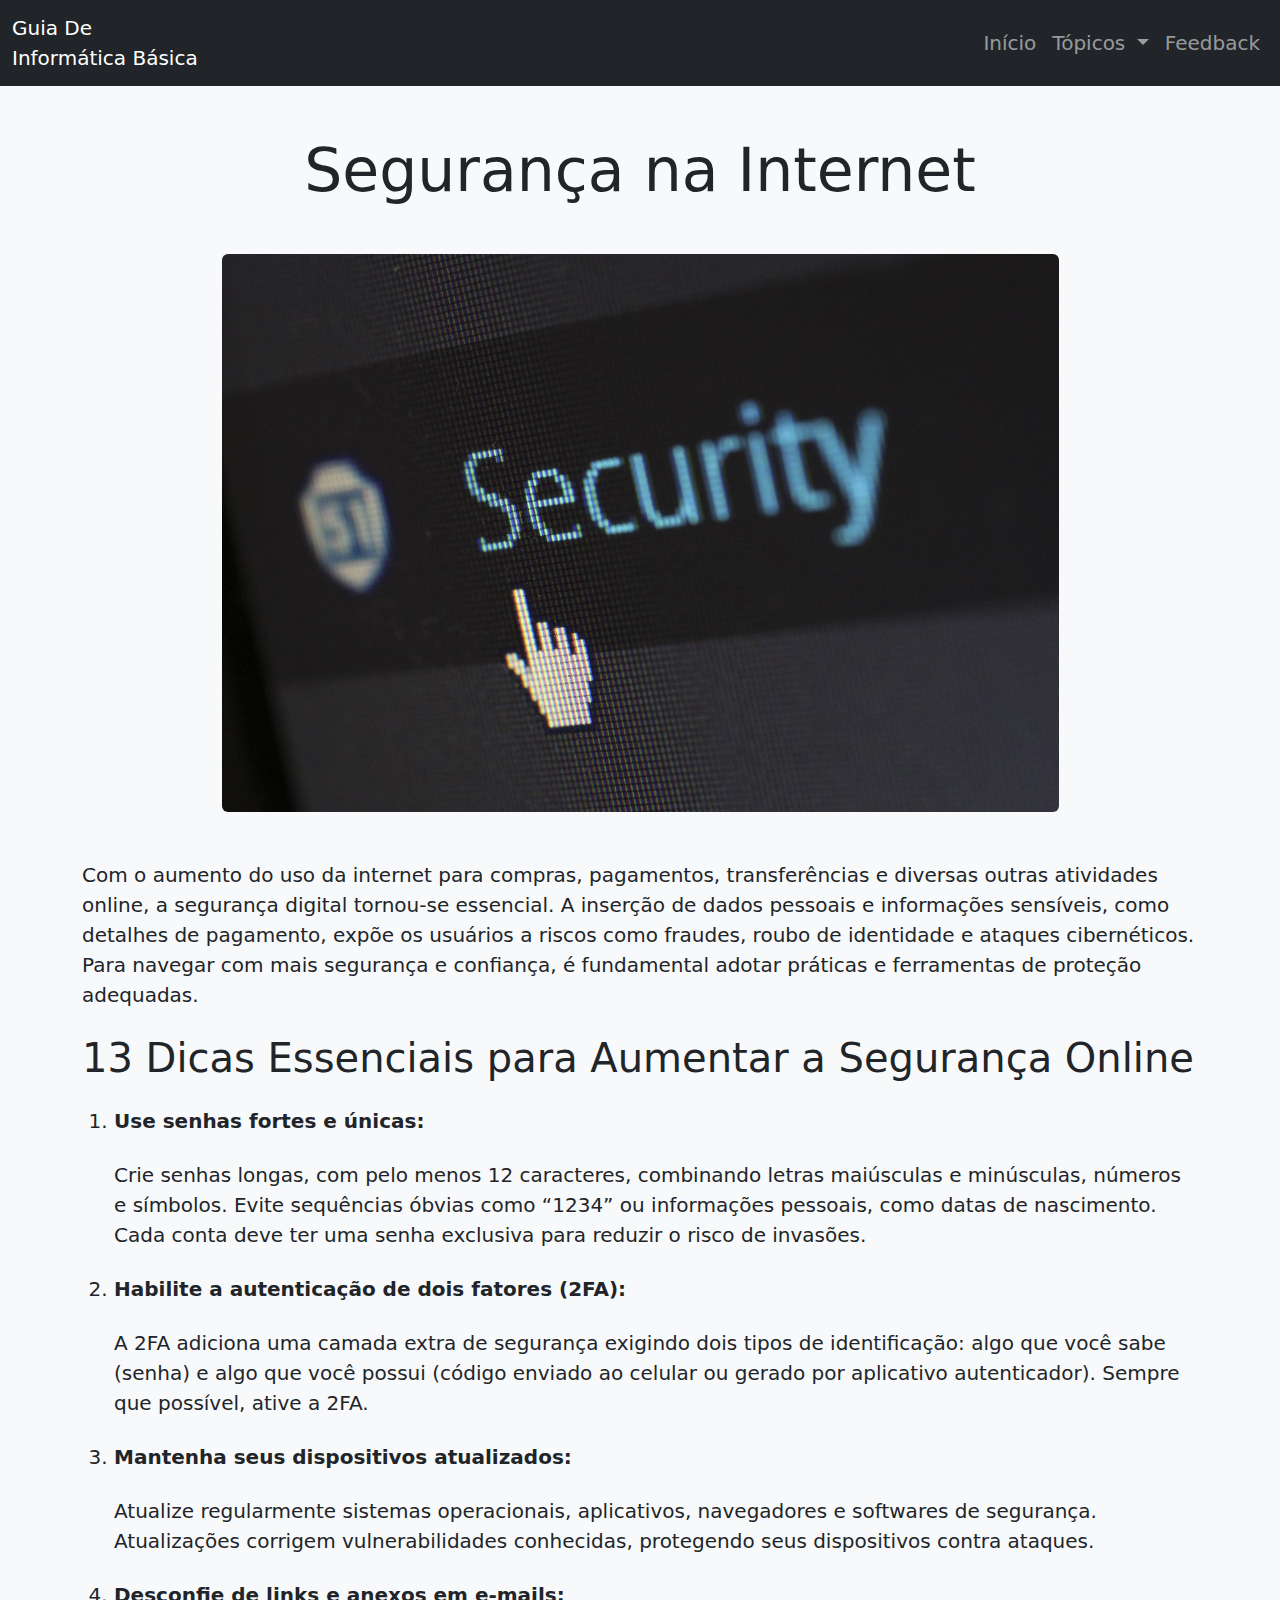
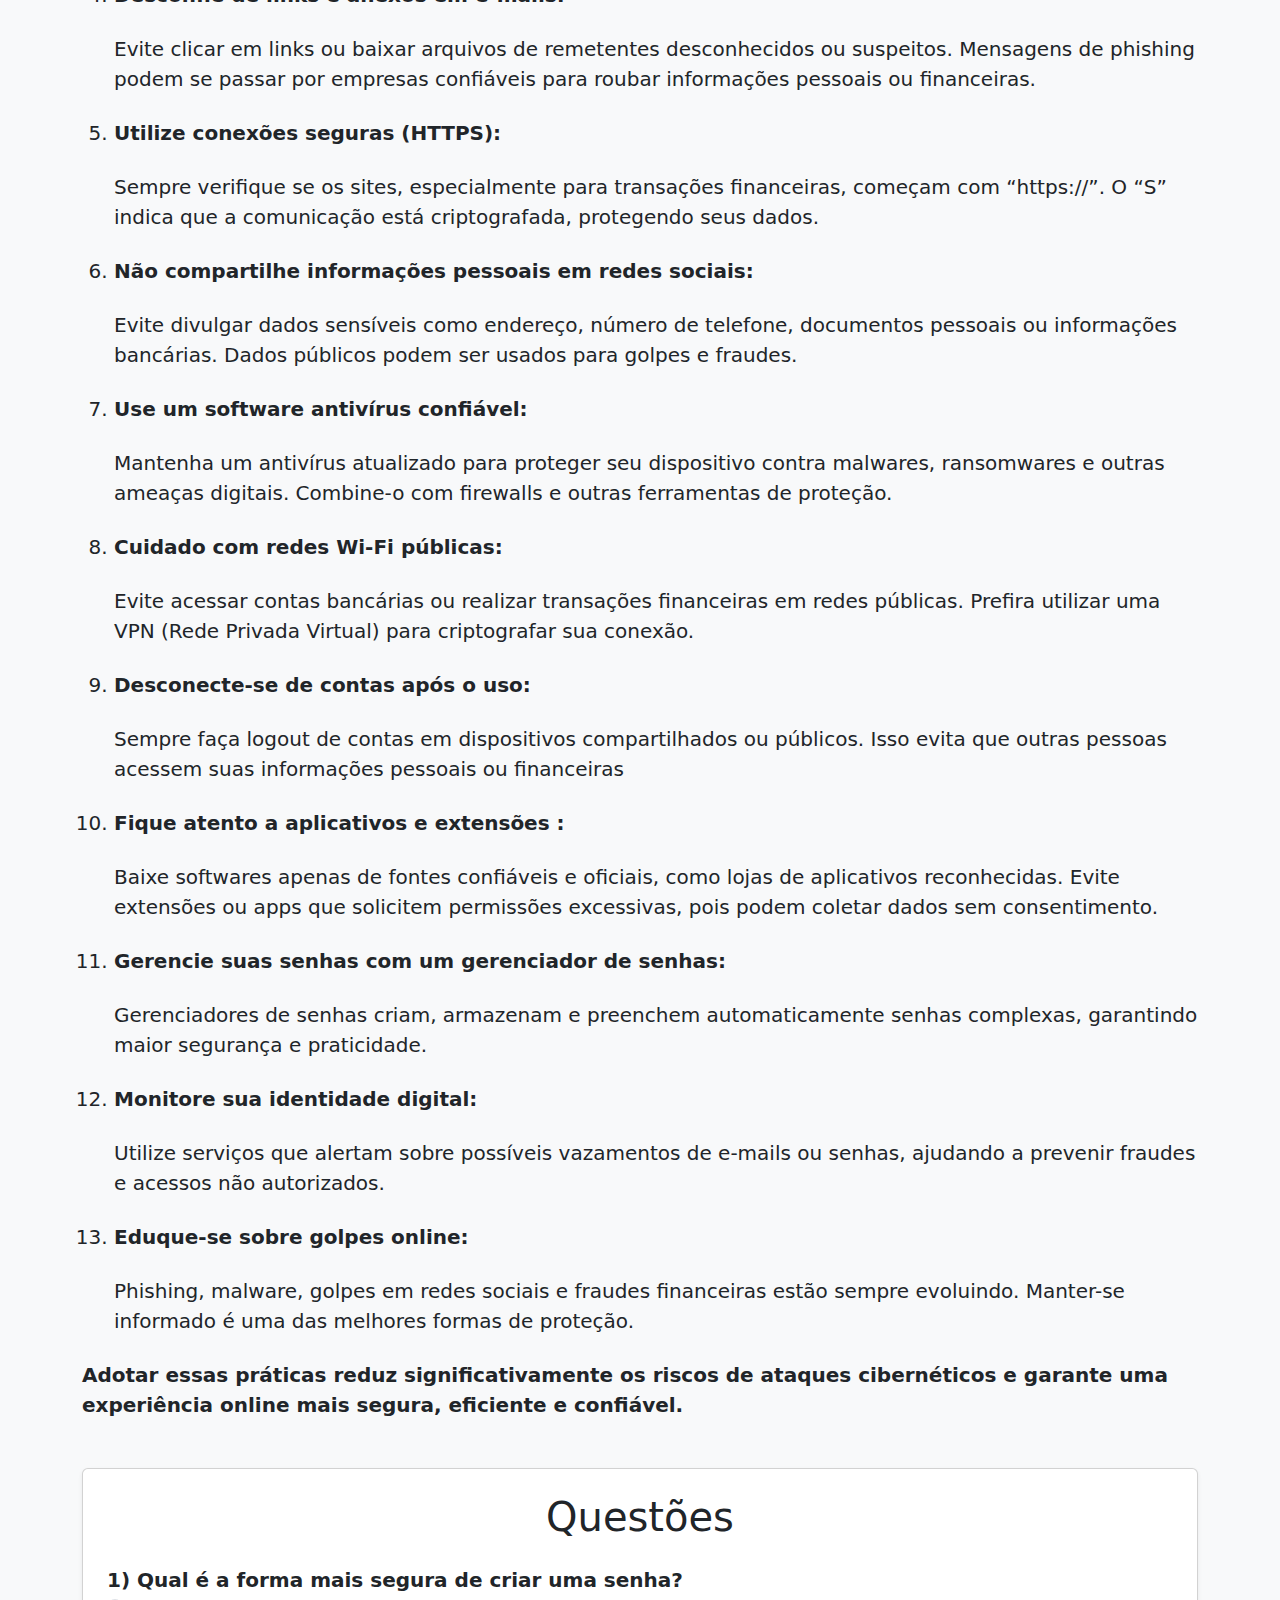
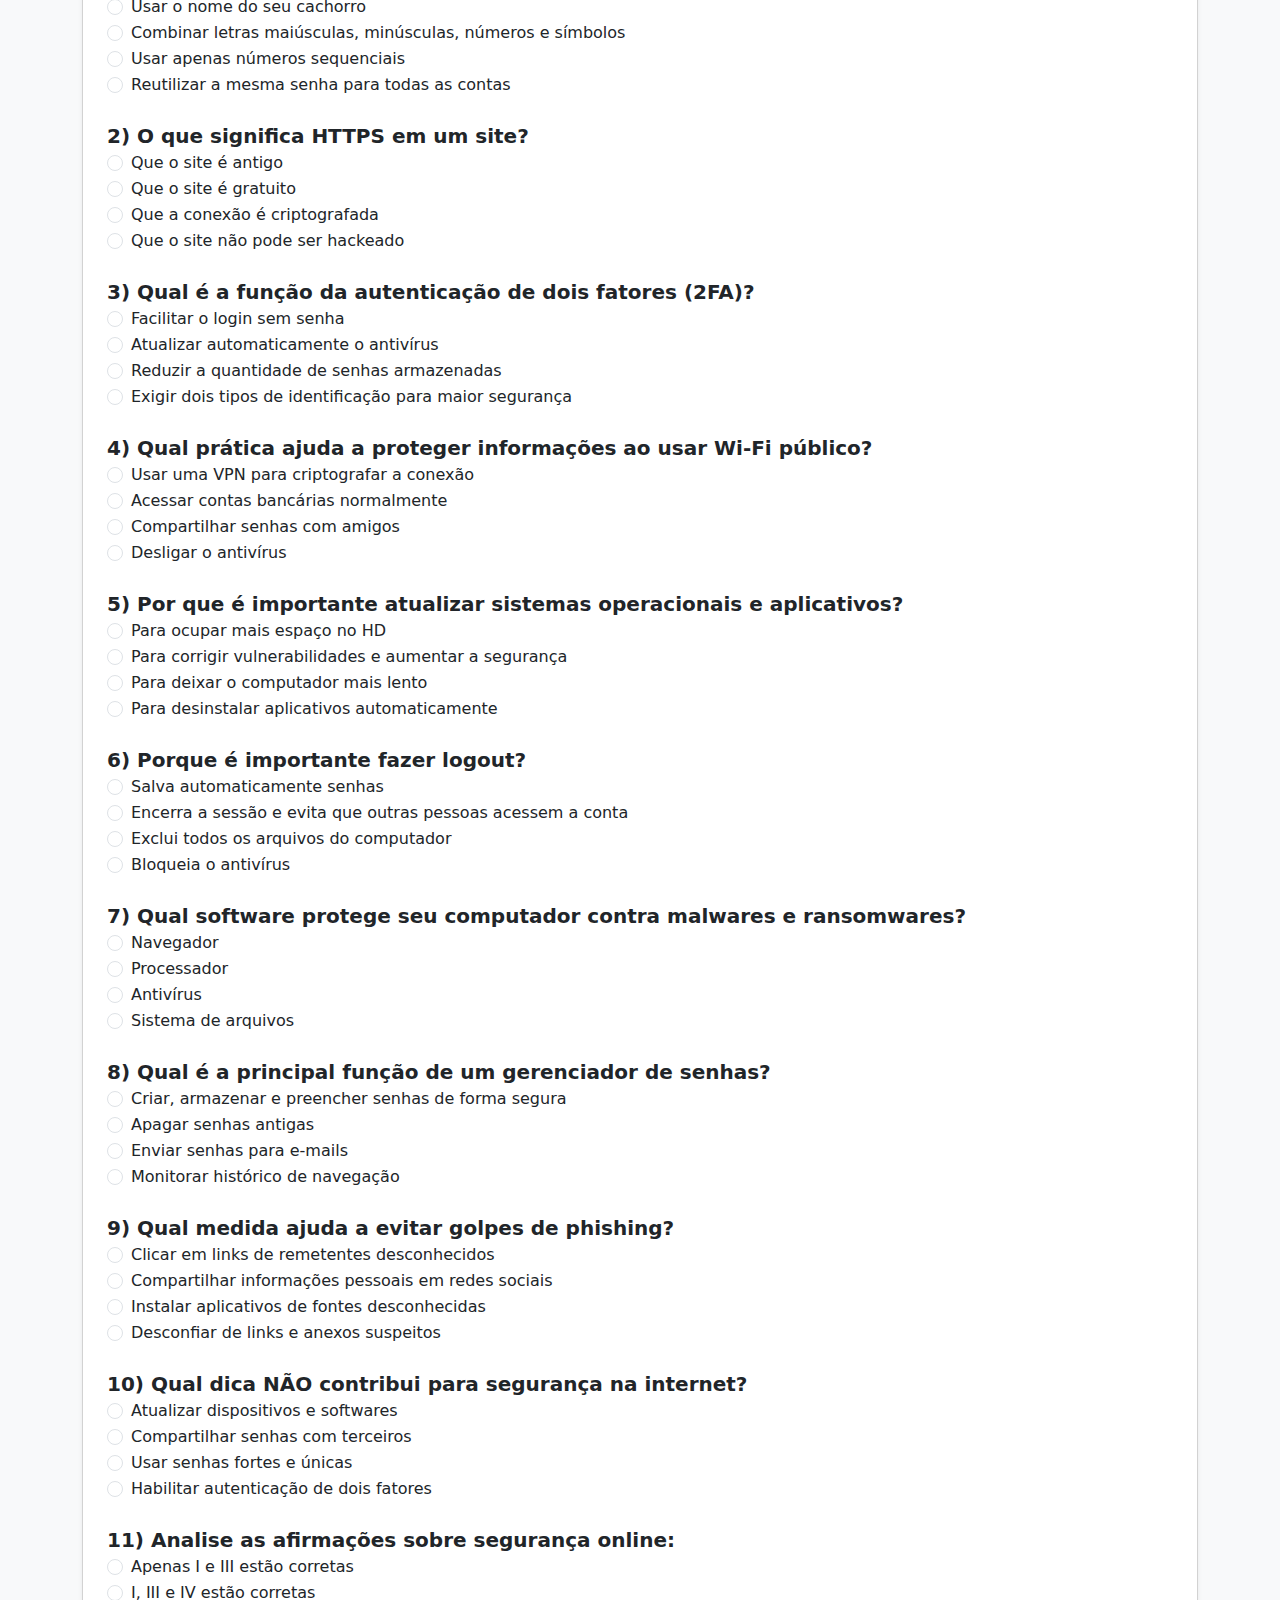
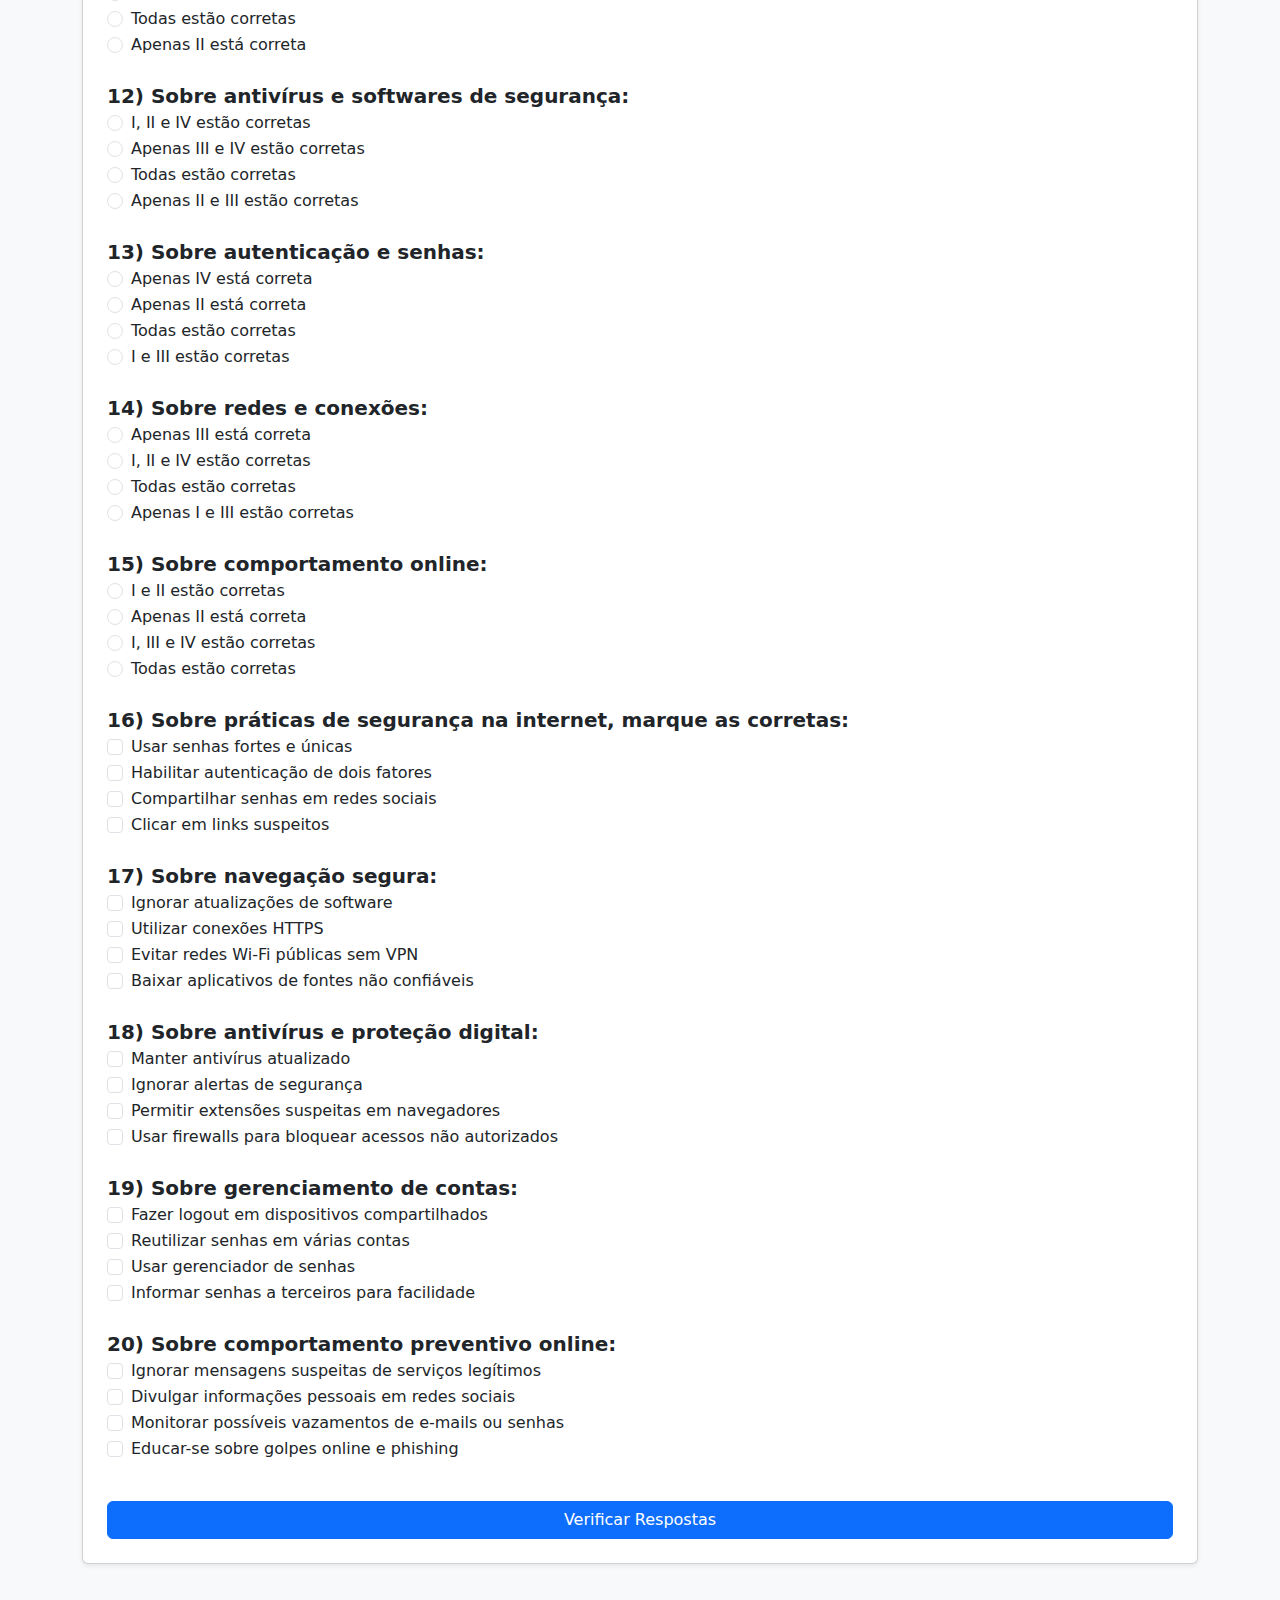
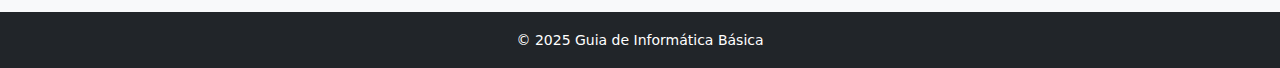
<file: seguranca.html>
<!DOCTYPE html>
<html lang="pt-BR">
<head>
  <meta charset="UTF-8" />
  <meta name="viewport" content="width=device-width, initial-scale=1.0"/>
  <title>Segurança</title>
  <link href="https://cdn.jsdelivr.net/npm/bootstrap@5.3.0/dist/css/bootstrap.min.css" rel="stylesheet">
  <link href="style.css" rel="stylesheet">
</head>
<body class="bg-light">

  <!-- Navbar -->
  <nav class="navbar navbar-dark bg-dark navbar-expand-lg sticky-top">
    <div class="container-fluid">
      <a class="navbar-brand" href="index.html">Guia De<br>Informática Básica</a>
      <button class="navbar-toggler" type="button" data-bs-toggle="collapse" data-bs-target="#menu">
        <span class="navbar-toggler-icon"></span>
      </button>
      <div class="collapse navbar-collapse" id="menu">
        <ul class="navbar-nav ms-auto">
          <li class="nav-item"><a class="nav-link" href="index.html">Início</a></li>
          <li class="nav-item dropdown">
            <a class="nav-link dropdown-toggle" href="#" id="topicosDropdown" role="button" data-bs-toggle="dropdown" aria-expanded="true">
              Tópicos
            </a>
            <ul class="dropdown-menu dropdown-menu-dark dropdown-menu-end" aria-labelledby="topicosDropdown">
              <li><a class="dropdown-item" href="introducao.html">Introdução</a></li>
              <li><a class="dropdown-item" href="hardwaresoftware.html">Hardware e Software</a></li>
              <li><a class="dropdown-item" href="sistemasoperacionais.html">Sistemas Operacionais</a></li>
              <li><a class="dropdown-item" href="navegacao.html">Navegação na Internet</a></li>
              <li><a class="dropdown-item" href="seguranca.html">Segurança</a></li>
            </ul>

          </li>
          <li class="nav-item"><a class="nav-link" href="feedback.html">Feedback</a></li>
        </ul>
      </div>
    </div>
  </nav>

  <!-- Conteúdo principal -->
  <main class="container">
    <h1 class="text-center my-5">Segurança na Internet</h1>
    <img src="images/security.jpg" class="d-block mx-auto img-fluid mb-5 rounded w-75" alt="">
    <p class="text-star mb-4">Com o aumento do uso da internet para compras, pagamentos, transferências e diversas outras atividades online, a segurança digital tornou-se essencial. A inserção de dados pessoais e informações sensíveis, como detalhes de pagamento, expõe os usuários a riscos como fraudes, roubo de identidade e ataques cibernéticos. Para navegar com mais segurança e confiança, é fundamental adotar práticas e ferramentas de proteção adequadas. </p>

    <h2 class="text-start mb-4">13 Dicas Essenciais para Aumentar a Segurança Online</h2>

    <ol><li class="mb-4"><strong>Use senhas fortes e únicas: 
</strong>
      <p class="mt-4">Crie senhas longas, com pelo menos 12 caracteres, combinando letras maiúsculas e minúsculas, números e símbolos. Evite sequências óbvias como “1234” ou informações pessoais, como datas de nascimento. Cada conta deve ter uma senha exclusiva para reduzir o risco de invasões.</p>
    </li>
    <li class="mb-4"><strong>Habilite a autenticação de dois fatores (2FA):</strong>
      <p class="mt-4">A 2FA adiciona uma camada extra de segurança exigindo dois tipos de identificação: algo que você sabe (senha) e algo que você possui (código enviado ao celular ou gerado por aplicativo autenticador). Sempre que possível, ative a 2FA. </p>
    </li>
    <li class="mb-4"><strong>Mantenha seus dispositivos atualizados:</strong>
      <p class="mt-4">Atualize regularmente sistemas operacionais, aplicativos, navegadores e softwares de segurança. Atualizações corrigem vulnerabilidades conhecidas, protegendo seus dispositivos contra ataques.</p>
    </li>
    <li class="mb-4"><strong>Desconfie de links e anexos em e-mails:</strong>
      <p class="mt-4">Evite clicar em links ou baixar arquivos de remetentes desconhecidos ou suspeitos. Mensagens de phishing podem se passar por empresas confiáveis para roubar informações pessoais ou financeiras.</p>
    </li>
    <li class="mb-4"><strong>Utilize conexões seguras (HTTPS):</strong>
      <p class="mt-4"> Sempre verifique se os sites, especialmente para transações financeiras, começam com “https://”. O “S” indica que a comunicação está criptografada, protegendo seus dados.</p>
    </li>
    <li class="mb-4"><strong>Não compartilhe informações pessoais em redes sociais: </strong>
      <p class="mt-4">Evite divulgar dados sensíveis como endereço, número de telefone, documentos pessoais ou informações bancárias. Dados públicos podem ser usados para golpes e fraudes.</p>
    </li>
    <li class="mb-4"><strong>Use um software antivírus confiável:</strong>
      <p class="mt-4">Mantenha um antivírus atualizado para proteger seu dispositivo contra malwares, ransomwares e outras ameaças digitais. Combine-o com firewalls e outras ferramentas de proteção.</p>
    </li>
    <li class="mb-4"><strong>Cuidado com redes Wi-Fi públicas:</strong>
      <p class="mt-4">Evite acessar contas bancárias ou realizar transações financeiras em redes públicas. Prefira utilizar uma VPN (Rede Privada Virtual) para criptografar sua conexão.</p>
    </li>
    <li class="mb-4"><strong>Desconecte-se de contas após o uso:</strong>
      <p class="mt-4"> Sempre faça logout de contas em dispositivos compartilhados ou públicos. Isso evita que outras pessoas acessem suas informações pessoais ou financeiras</p>
    </li>
    <li class="mb-4"><strong>Fique atento a aplicativos e extensões 
:</strong>
      <p class="mt-4">Baixe softwares apenas de fontes confiáveis e oficiais, como lojas de aplicativos reconhecidas. Evite extensões ou apps que solicitem permissões excessivas, pois podem coletar dados sem consentimento.</p>
    </li>
    <li class="mb-4"><strong>Gerencie suas senhas com um gerenciador de senhas:</strong>
      <p class="mt-4"> Gerenciadores de senhas criam, armazenam e preenchem automaticamente senhas complexas, garantindo maior segurança e praticidade.</p>
    </li>
    <li class="mb-4"><strong>Monitore sua identidade digital:</strong>
      <p class="mt-4">Utilize serviços que alertam sobre possíveis vazamentos de e-mails ou senhas, ajudando a prevenir fraudes e acessos não autorizados.</p>
    </li>
    <li class="mb-4"><strong>Eduque-se sobre golpes online:</strong>
      <p class="mt-4">Phishing, malware, golpes em redes sociais e fraudes financeiras estão sempre evoluindo. Manter-se informado é uma das melhores formas de proteção.</p>
    </li></ol>

    <p class="text-star mb-4"><strong>Adotar essas práticas reduz significativamente os riscos de ataques cibernéticos e garante uma experiência online mais segura, eficiente e confiável. </strong></p>

    <section id="questoes" class="my-5">
      <div class="card p-4 shadow-sm">
        <h2 class="text-center mb-4">Questões</h2>
        <div id="quiz-container"></div>
        <button id="verificar" class="btn btn-primary mt-3">Verificar Respostas</button>
      </div>
    </section>


  </main>

  <footer class="bg-dark text-white text-center py-3">
    <small>© 2025 Guia de Informática Básica</small>
  </footer>

  <script src="https://cdn.jsdelivr.net/npm/bootstrap@5.3.0/dist/js/bootstrap.bundle.min.js"></script>
  <script src="js/quiz.js"></script>
  <script src="js/seguranca.js"></script>
</body>
</html>
</file>
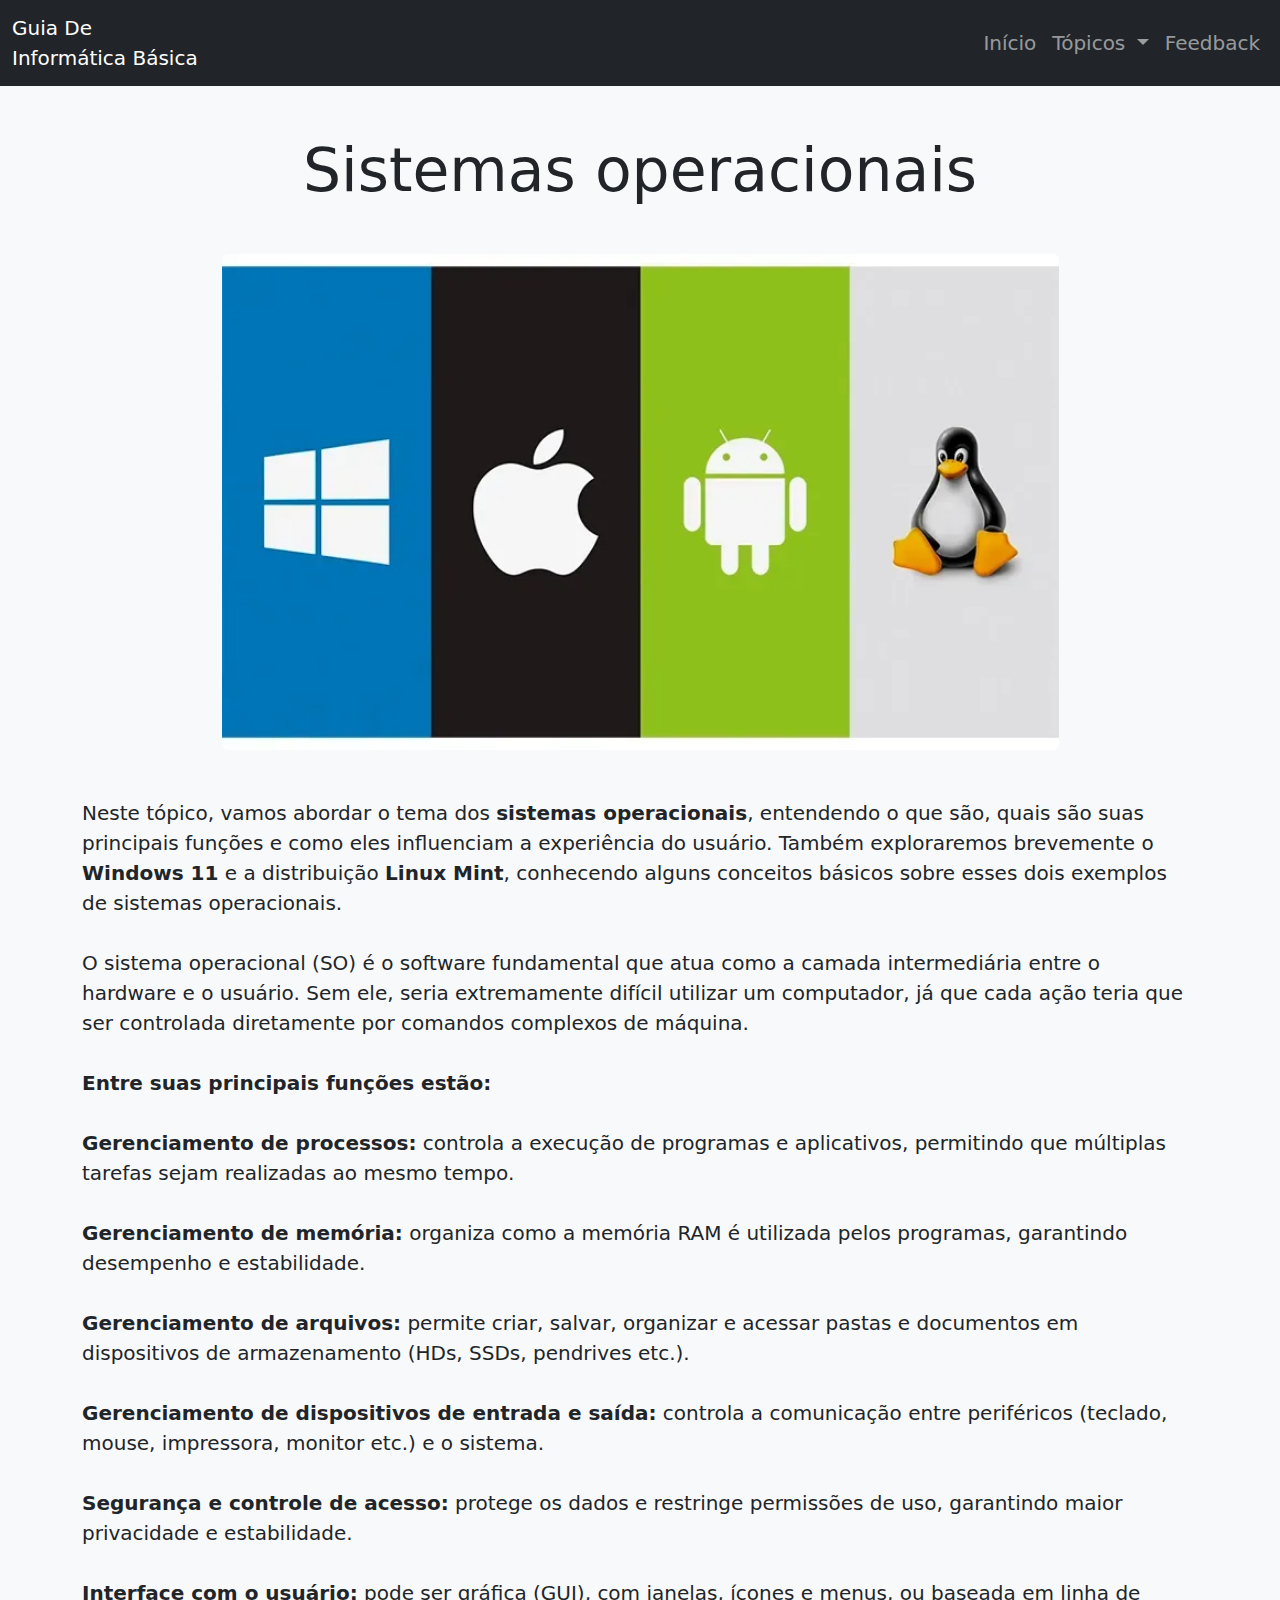
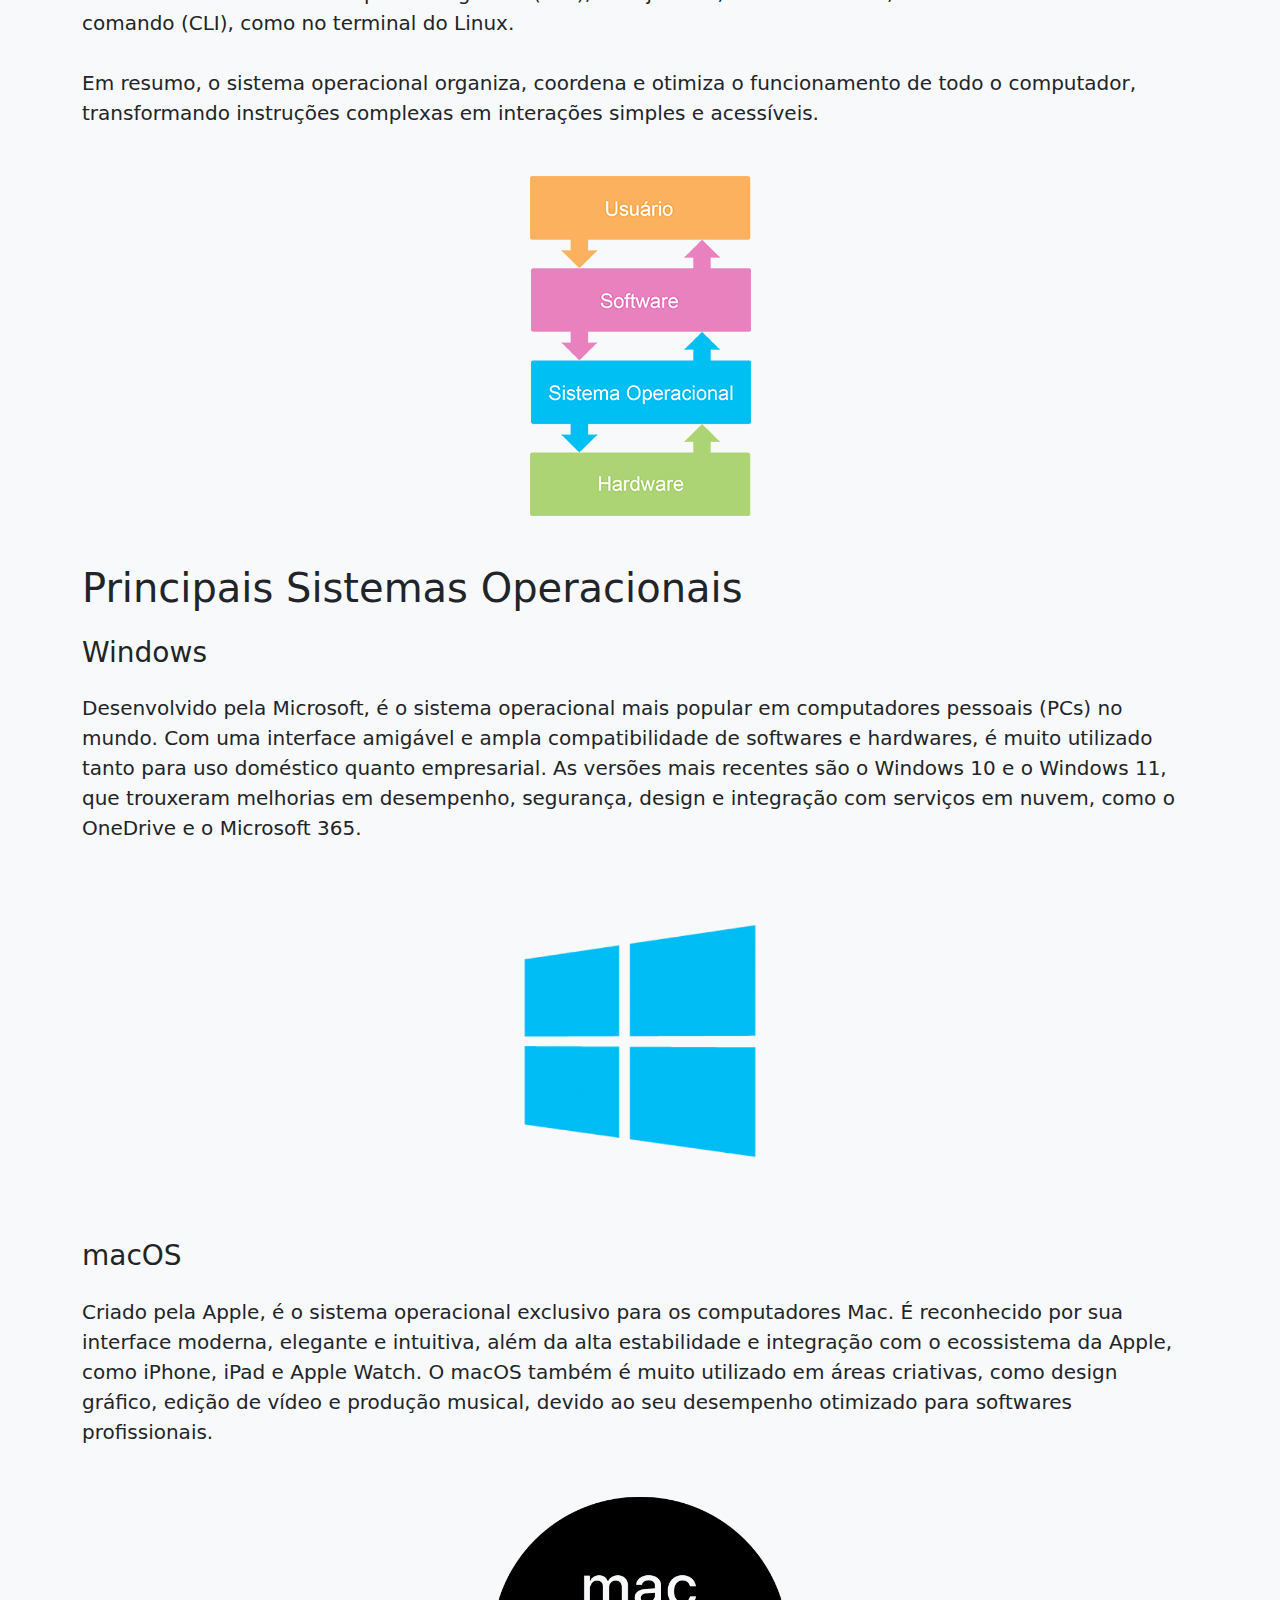
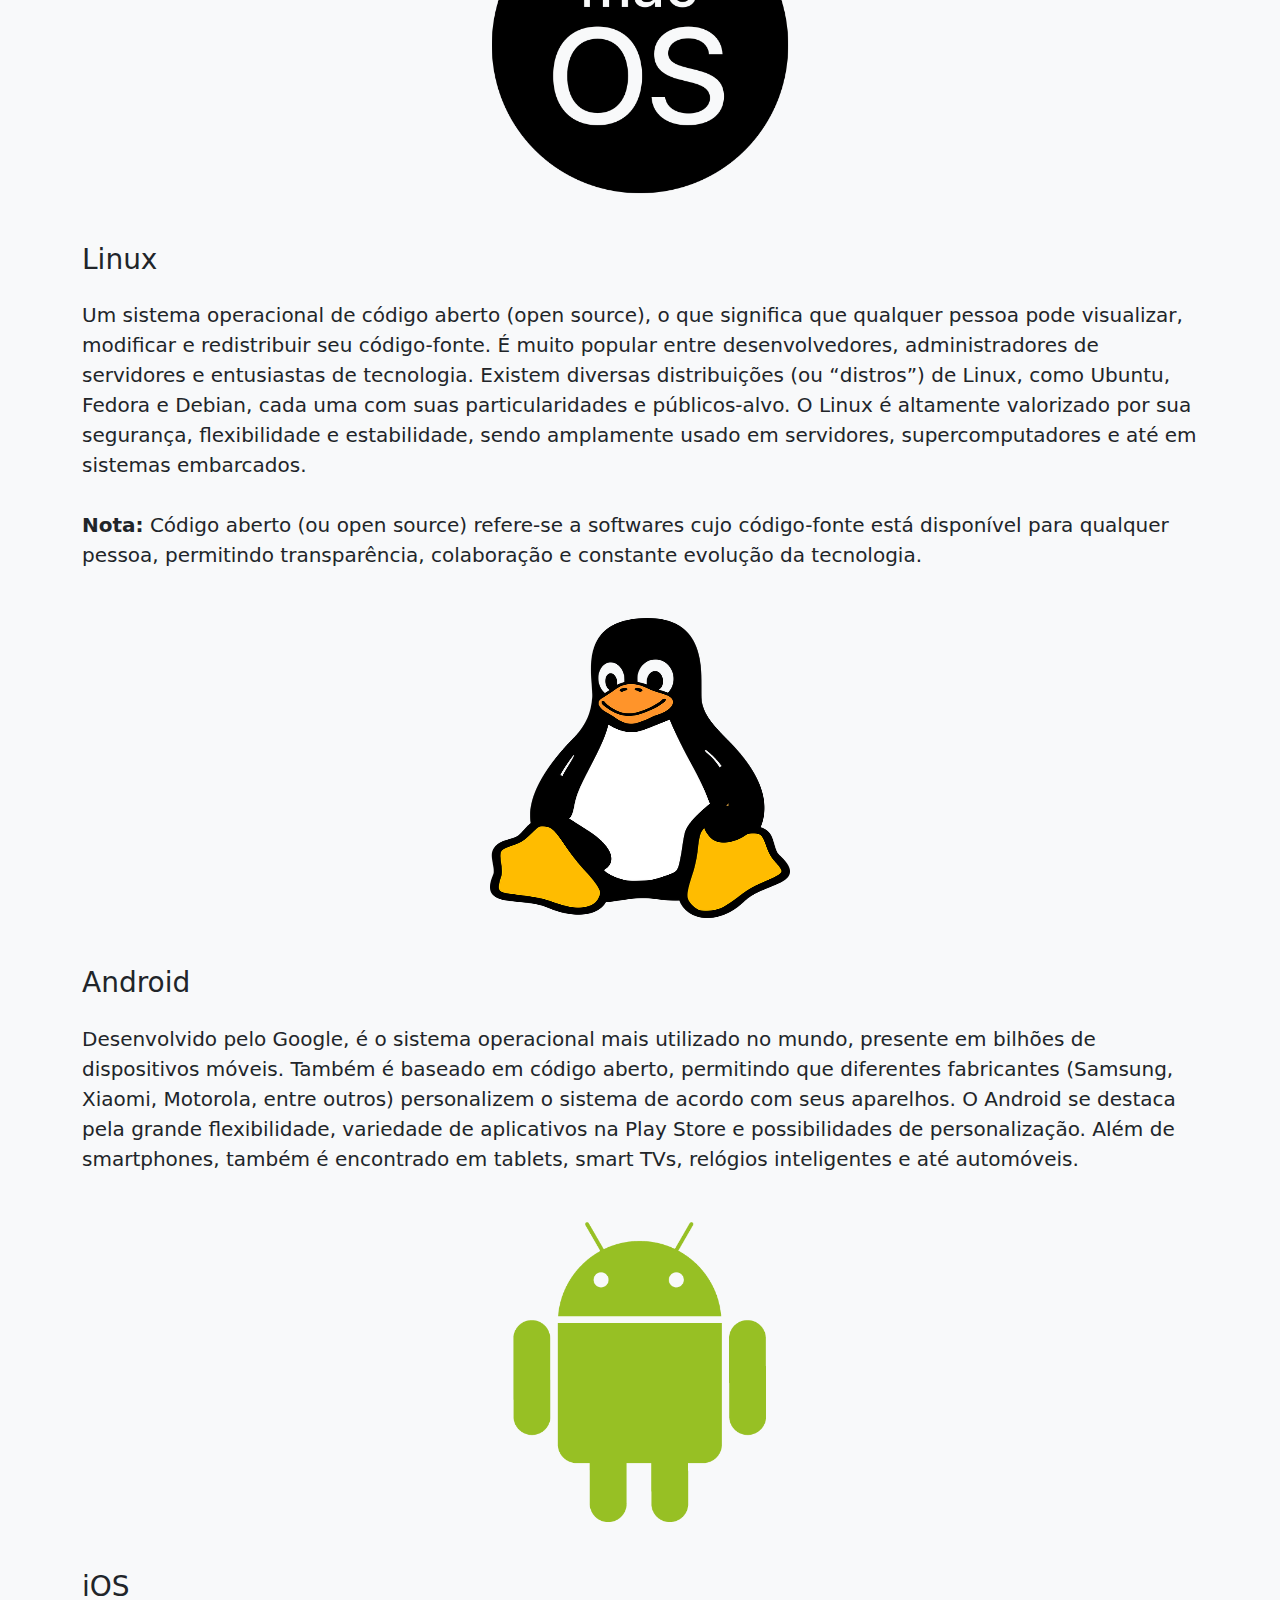
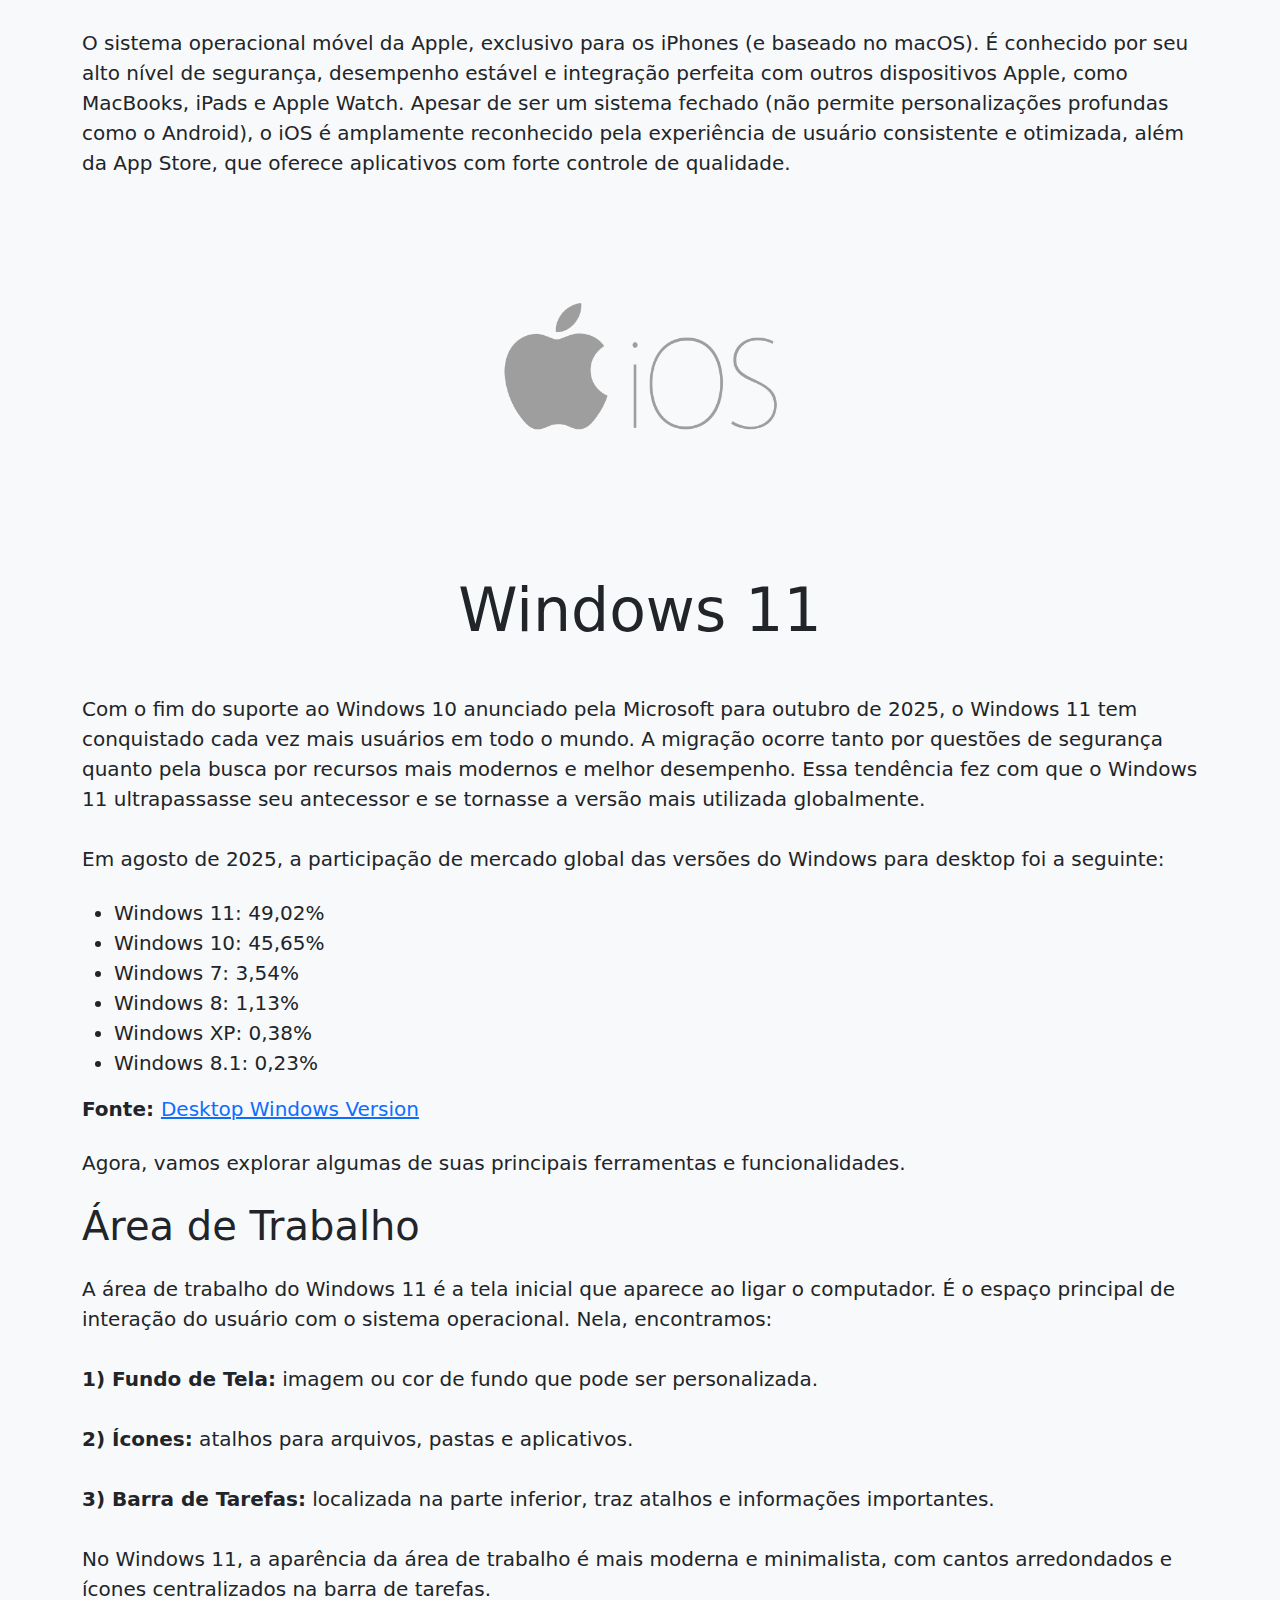
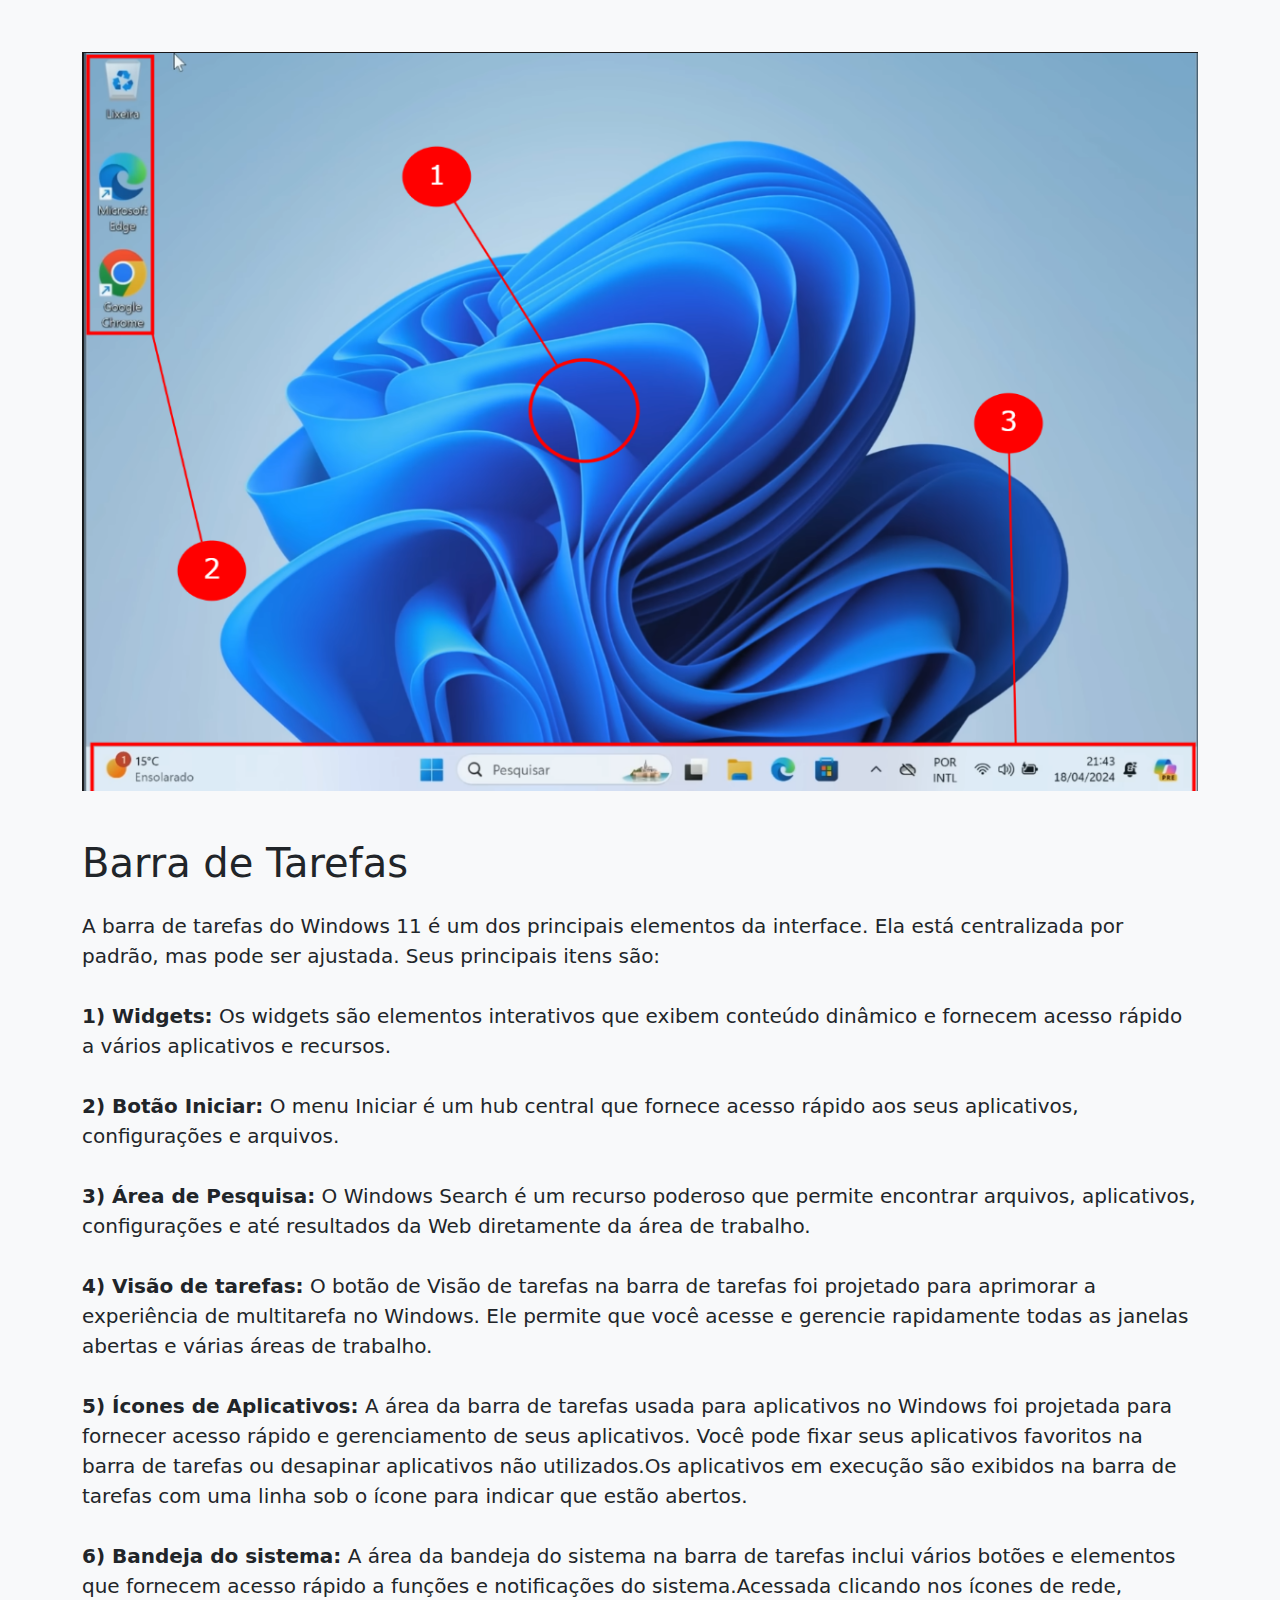
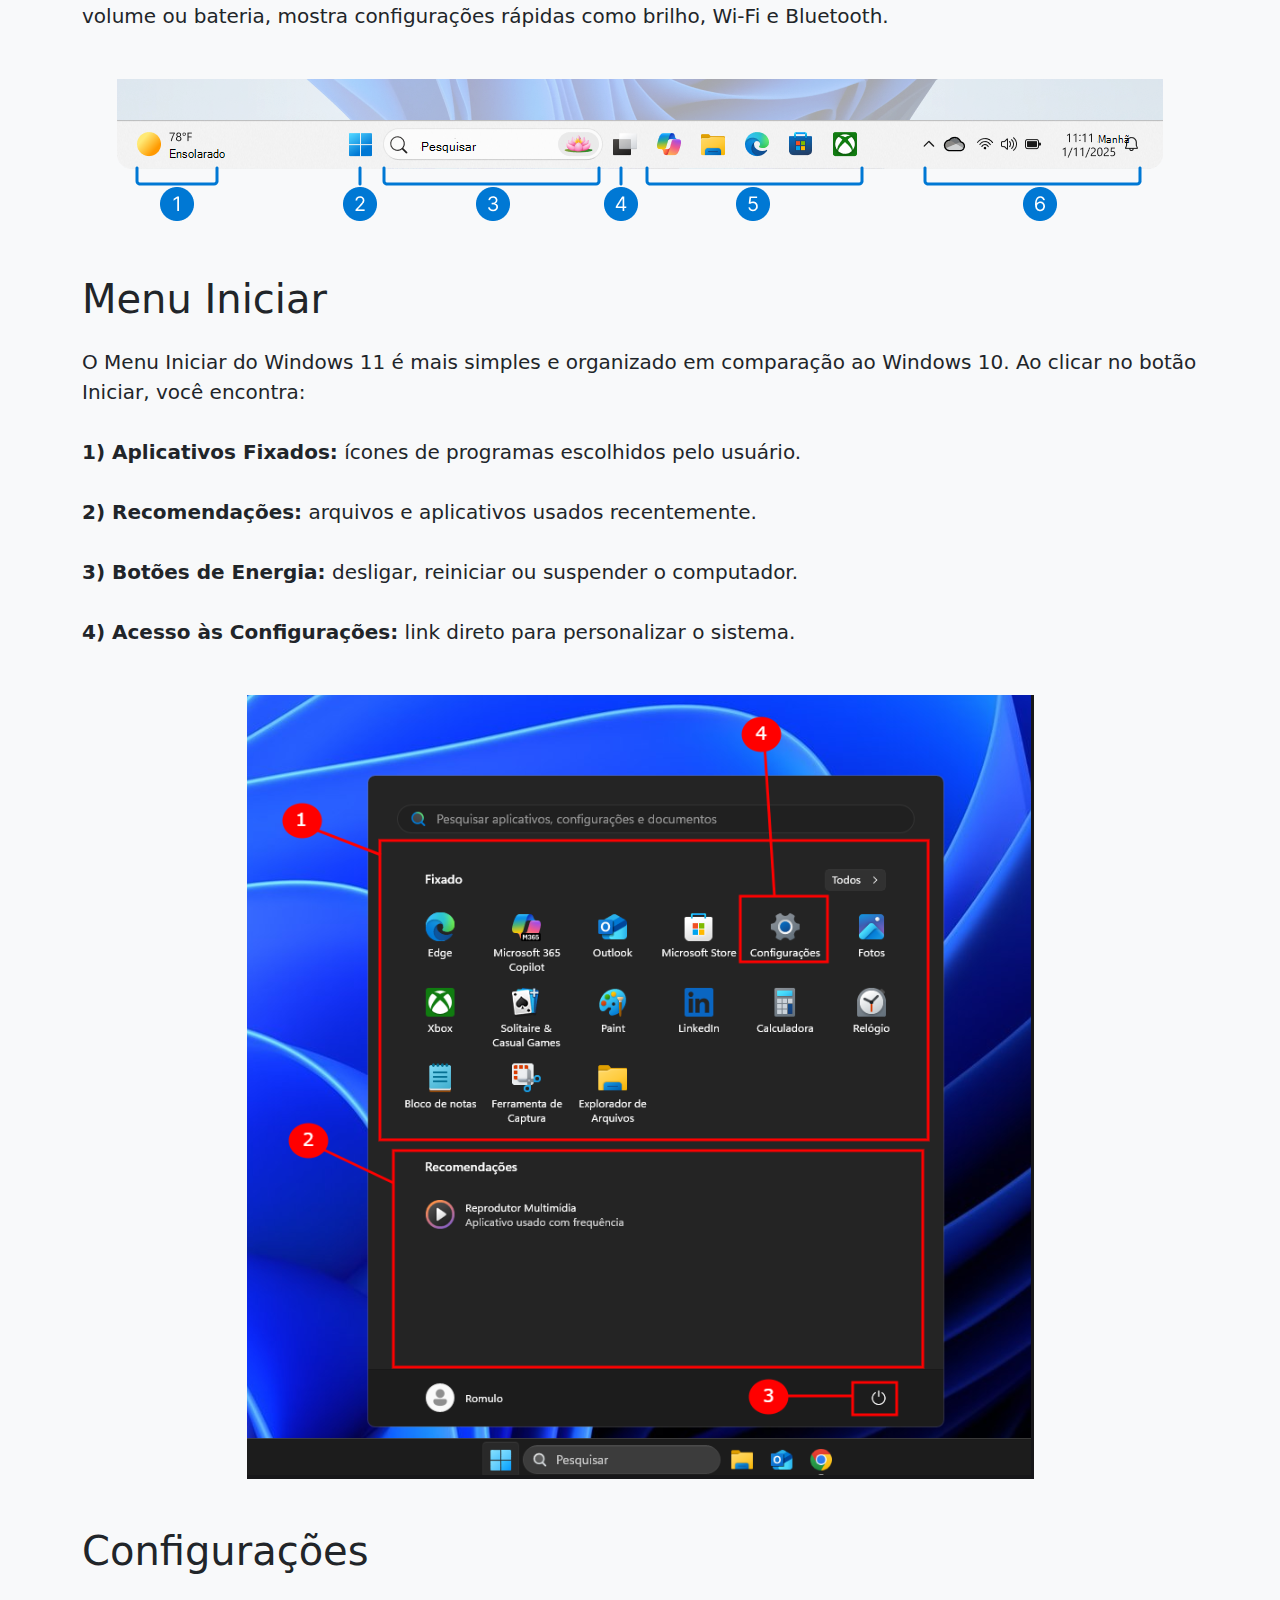
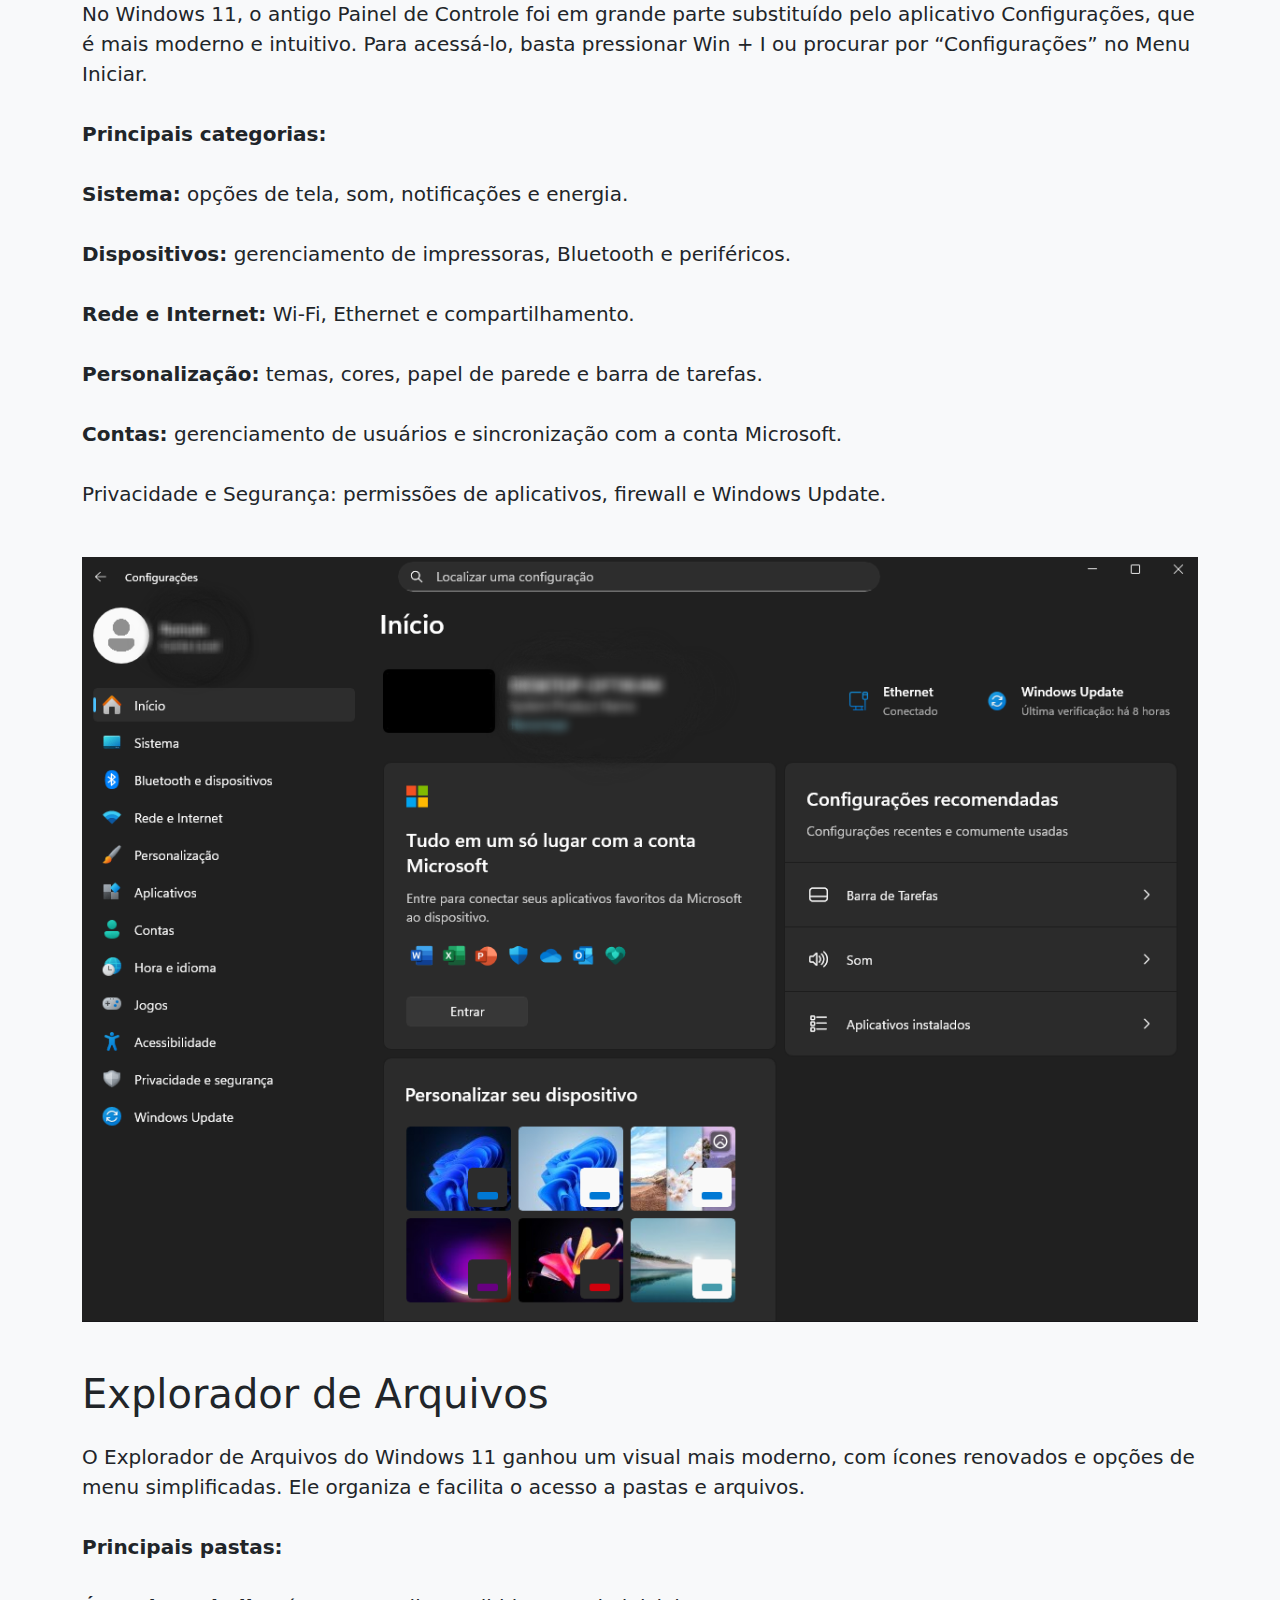
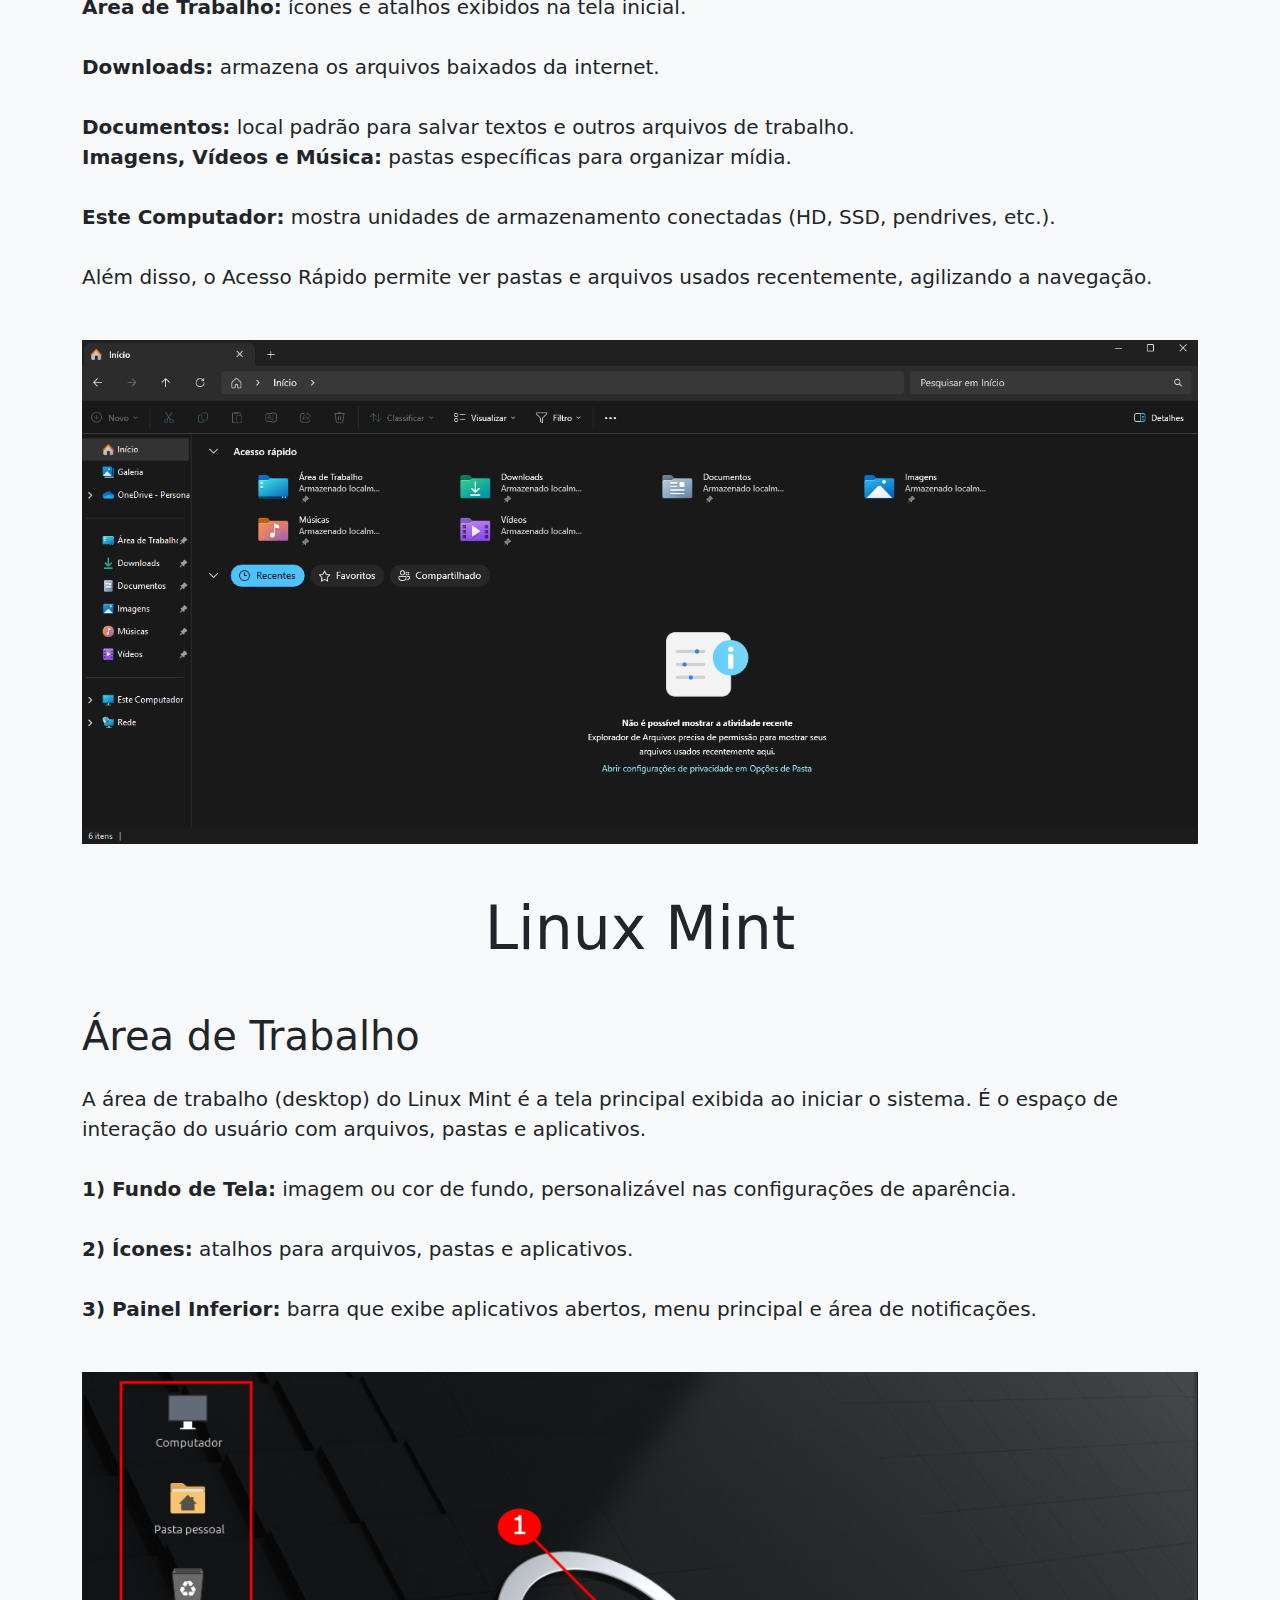
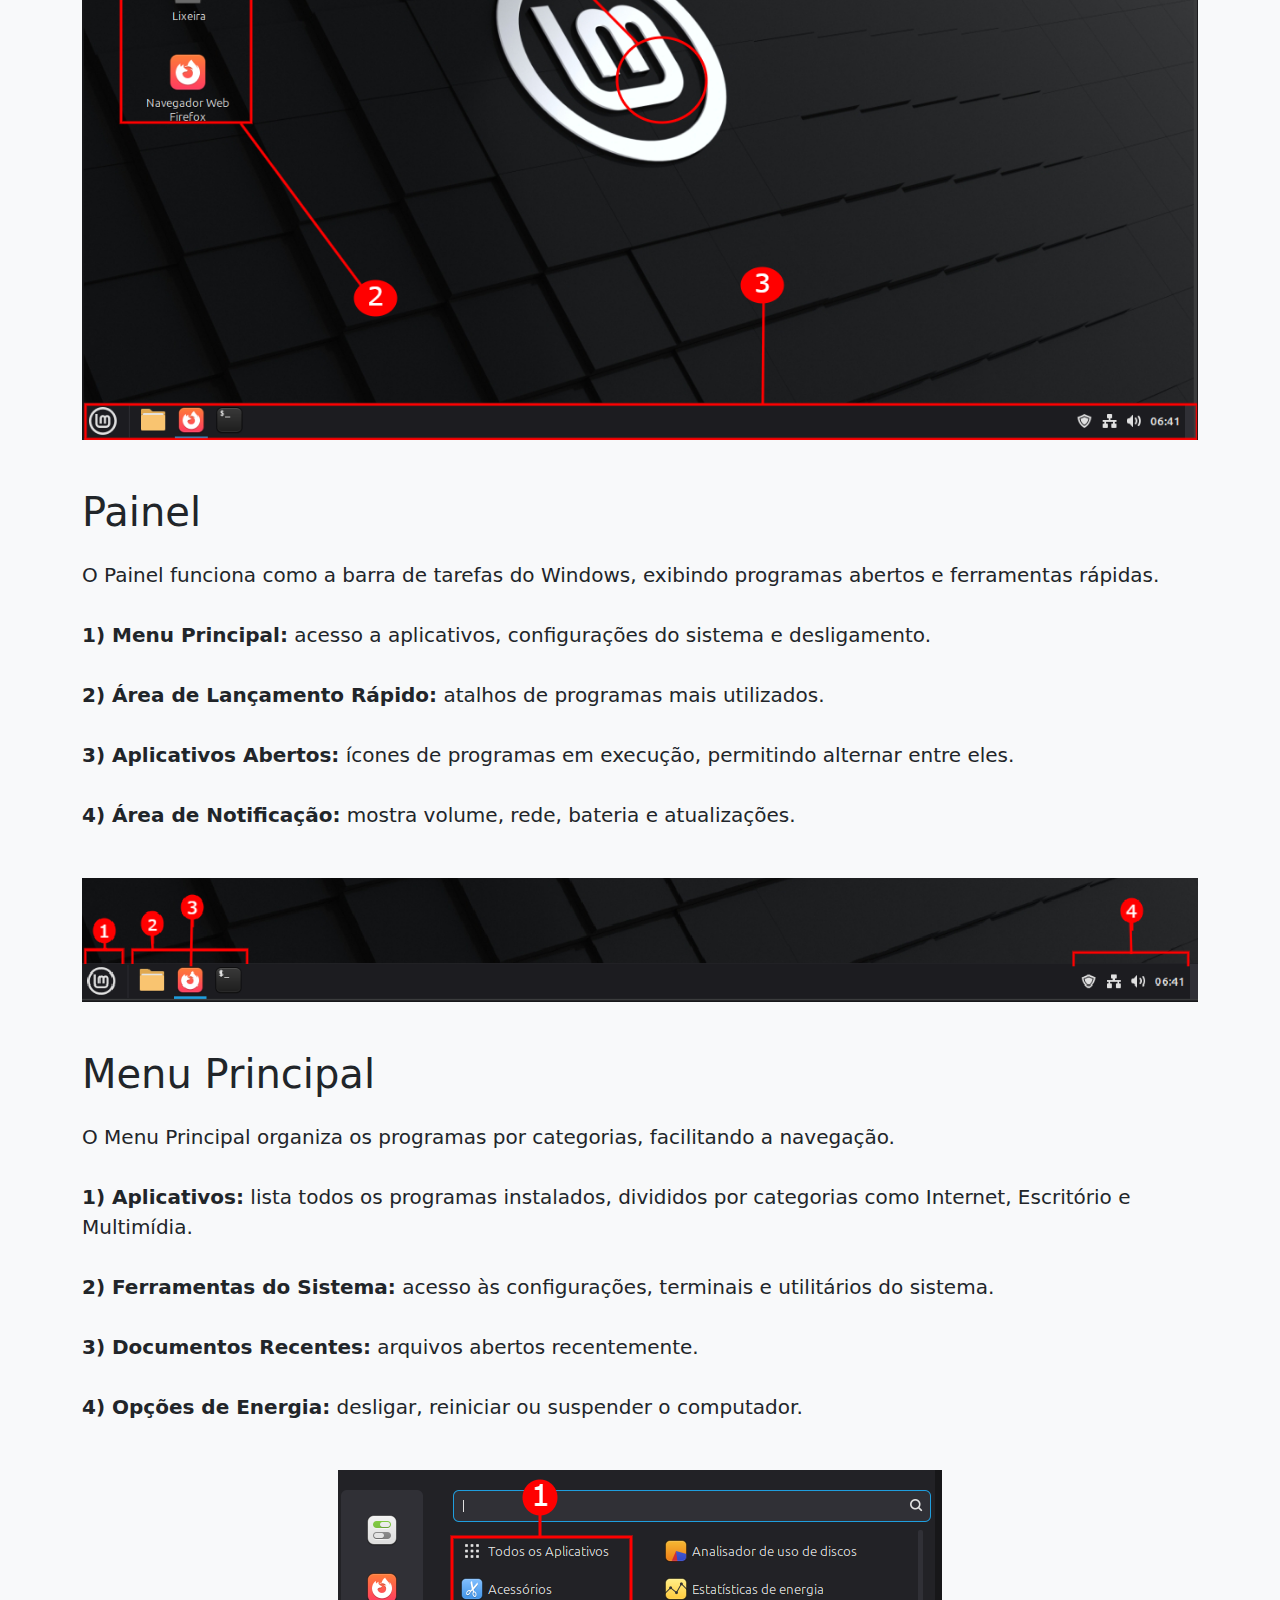
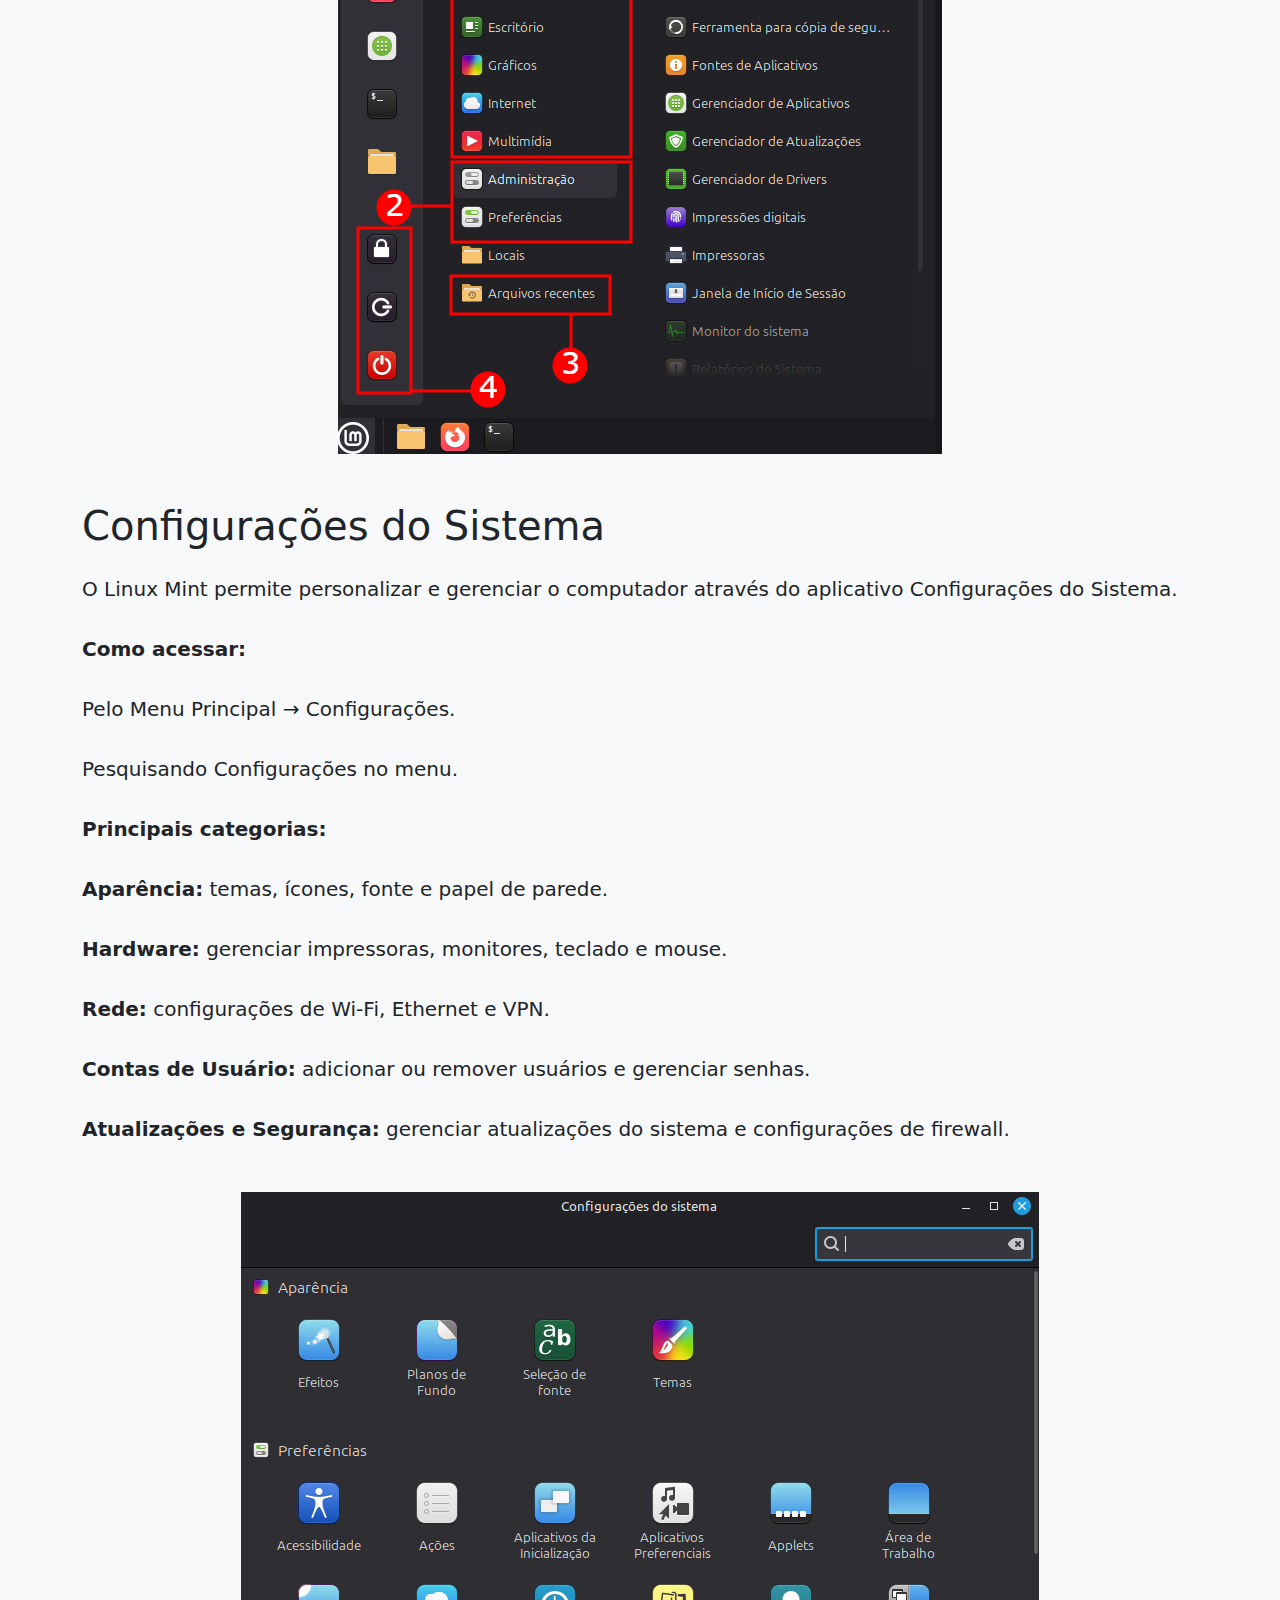
<file: sistemasoperacionais.html>
<!DOCTYPE html>
<html lang="pt-BR">

<head>
  <meta charset="UTF-8" />
  <meta name="viewport" content="width=device-width, initial-scale=1.0" />
  <title>Sistemas Operacionais</title>
  <link href="https://cdn.jsdelivr.net/npm/bootstrap@5.3.0/dist/css/bootstrap.min.css" rel="stylesheet">
  <link href="style.css" rel="stylesheet">
</head>

<body class="bg-light">

  <!-- Navbar -->
  <nav class="navbar navbar-dark bg-dark navbar-expand-lg sticky-top">
    <div class="container-fluid">
      <a class="navbar-brand" href="index.html">Guia De<br>Informática Básica</a>
      <button class="navbar-toggler" type="button" data-bs-toggle="collapse" data-bs-target="#menu">
        <span class="navbar-toggler-icon"></span>
      </button>
      <div class="collapse navbar-collapse" id="menu">
        <ul class="navbar-nav ms-auto">
          <li class="nav-item"><a class="nav-link" href="index.html">Início</a></li>
          <li class="nav-item dropdown">
            <a class="nav-link dropdown-toggle" href="#" id="topicosDropdown" role="button" data-bs-toggle="dropdown"
              aria-expanded="true">
              Tópicos
            </a>
            <ul class="dropdown-menu dropdown-menu-dark dropdown-menu-end" aria-labelledby="topicosDropdown">
              <li><a class="dropdown-item" href="introducao.html">Introdução</a></li>
              <li><a class="dropdown-item" href="hardwaresoftware.html">Hardware e Software</a></li>
              <li><a class="dropdown-item" href="sistemasoperacionais.html">Sistemas Operacionais</a></li>
              <li><a class="dropdown-item" href="navegacao.html">Navegação na Internet</a></li>
              <li><a class="dropdown-item" href="seguranca.html">Segurança</a></li>
            </ul>

          </li>
          <li class="nav-item"><a class="nav-link" href="feedback.html">Feedback</a></li>
        </ul>
      </div>
    </div>
  </nav>

  <!-- Conteúdo principal -->
  <main class="container">
    <h1 class="text-center my-5">Sistemas operacionais</h1>
    <img src="images/SO.webp" class="d-block mx-auto img-fluid mb-5 rounded w-75" alt="Computador">

    <p class=" text-start mb-4">
      Neste tópico, vamos abordar o tema dos <strong>sistemas operacionais</strong>, entendendo o que são, quais são
      suas principais
      funções e como eles influenciam a experiência do usuário. Também exploraremos brevemente o <strong>Windows
        11</strong> e a
      distribuição <strong>Linux Mint</strong>, conhecendo alguns conceitos básicos sobre esses dois exemplos de
      sistemas operacionais.
      <br><br>
      O sistema operacional (SO) é o software fundamental que atua como a camada intermediária entre o hardware e o
      usuário. Sem ele, seria extremamente difícil utilizar um computador, já que cada ação teria que ser controlada
      diretamente por comandos complexos de máquina.
      <br><br>
      <strong>Entre suas principais funções estão:</strong>
      <br><br>
      <strong>Gerenciamento de processos:</strong> controla a execução de programas e aplicativos, permitindo que
      múltiplas tarefas sejam
      realizadas ao mesmo tempo.
      <br><br>
      <strong>Gerenciamento de memória:</strong> organiza como a memória RAM é utilizada pelos programas, garantindo
      desempenho e
      estabilidade.
      <br><br>
      <strong>Gerenciamento de arquivos:</strong> permite criar, salvar, organizar e acessar pastas e documentos em
      dispositivos de
      armazenamento (HDs, SSDs, pendrives etc.).
      <br><br>
      <strong>Gerenciamento de dispositivos de entrada e saída:</strong> controla a comunicação entre periféricos
      (teclado, mouse,
      impressora, monitor etc.) e o sistema.
      <br><br>
      <strong>Segurança e controle de acesso:</strong> protege os dados e restringe permissões de uso, garantindo maior
      privacidade e
      estabilidade.
      <br><br>
      <strong>Interface com o usuário:</strong> pode ser gráfica (GUI), com janelas, ícones e menus, ou baseada em linha
      de comando
      (CLI), como no terminal do Linux.
      <br><br>
      Em resumo, o sistema operacional organiza, coordena e otimiza o funcionamento de todo o computador, transformando
      instruções complexas em interações simples e acessíveis.
    </p>
    <img src="images/SO.png" class=" d-block mx-auto img-fluid my-5 img-fluid" alt="">

    <h2 class="text-start mb-4">Principais Sistemas Operacionais</h2>
    <div>
      <h3 class="text-start mb-4">Windows </h3>
      <p class="text-start mb-4">Desenvolvido pela Microsoft, é o sistema operacional mais popular em computadores
        pessoais (PCs) no mundo. Com uma interface amigável e ampla compatibilidade de softwares e hardwares, é muito
        utilizado tanto para uso doméstico quanto empresarial. As versões mais recentes são o Windows 10 e o Windows 11,
        que trouxeram melhorias em desempenho, segurança, design e integração com serviços em nuvem, como o OneDrive e o
        Microsoft 365. </p>
      <img src="images/windowslogo.png" class=" logos d-block mx-auto img-fluid my-5 img-fluid" alt="">
    </div>

    <div>
      <h3 class="text-start mb-4">macOS</h3>
      <p class="text-start mb-4"> Criado pela Apple, é o sistema operacional exclusivo para os computadores Mac. É
        reconhecido por sua interface moderna, elegante e intuitiva, além da alta estabilidade e integração com o
        ecossistema da Apple, como iPhone, iPad e Apple Watch. O macOS também é muito utilizado em áreas criativas, como
        design gráfico, edição de vídeo e produção musical, devido ao seu desempenho otimizado para softwares
        profissionais.</p>
      <img src="images/macoslogo.png" class=" logos d-block mx-auto img-fluid my-5 img-fluid" alt="">
    </div>

    <div>
      <h3 class="text-start mb-4">Linux</h3>
      <p class="text-start mb-4"> Um sistema operacional de código aberto (open source), o que significa que qualquer
        pessoa pode visualizar,
        modificar e redistribuir seu código-fonte. É muito popular entre desenvolvedores, administradores de servidores
        e entusiastas de tecnologia. Existem diversas distribuições (ou “distros”) de Linux, como Ubuntu, Fedora e
        Debian, cada uma com suas particularidades e públicos-alvo. O Linux é altamente valorizado por sua segurança,
        flexibilidade e estabilidade, sendo amplamente usado em servidores, supercomputadores e até em sistemas
        embarcados.
        <br><br>
        <strong>Nota:</strong> Código aberto (ou open source) refere-se a softwares cujo código-fonte está disponível
        para qualquer
        pessoa, permitindo transparência, colaboração e constante evolução da tecnologia.
      </p>
      <img src="images/linuxlogo.png" class=" logos d-block mx-auto img-fluid my-5 img-fluid" alt="">
    </div>

    <div>
      <h3 class="text-start mb-4">Android
      </h3>
      <p class="text-start mb-4">Desenvolvido pelo Google, é o sistema operacional mais utilizado no mundo, presente em
        bilhões de dispositivos
        móveis. Também é baseado em código aberto, permitindo que diferentes fabricantes (Samsung, Xiaomi, Motorola,
        entre outros) personalizem o sistema de acordo com seus aparelhos. O Android se destaca pela grande
        flexibilidade, variedade de aplicativos na Play Store e possibilidades de personalização. Além de smartphones,
        também é encontrado em tablets, smart TVs, relógios inteligentes e até automóveis. </p>
      <img src="images/androidlogo.png" class=" logos d-block mx-auto img-fluid my-5 img-fluid" alt="">
    </div>

    <div>
      <h3 class="text-start mb-4">iOS</h3>
      <p class="text-start mb-4">O sistema operacional móvel da Apple, exclusivo para os iPhones (e baseado no macOS). É
        conhecido por seu alto
        nível de segurança, desempenho estável e integração perfeita com outros dispositivos Apple, como MacBooks, iPads
        e Apple Watch. Apesar de ser um sistema fechado (não permite personalizações profundas como o Android), o iOS é
        amplamente reconhecido pela experiência de usuário consistente e otimizada, além da App Store, que oferece
        aplicativos com forte controle de qualidade. </p>
      <img src="images/ioslogo.png" class=" logos d-block mx-auto img-fluid my-5 img-fluid" alt="">
    </div>
    <h1 class="text-center my-5">Windows 11</h1>
    <p class="text-start mb-4">Com o fim do suporte ao Windows 10 anunciado pela Microsoft para outubro de 2025, o
      Windows 11 tem conquistado cada vez mais usuários em todo o mundo. A migração ocorre tanto por questões de
      segurança quanto pela busca por recursos mais modernos e melhor desempenho. Essa tendência fez com que o Windows
      11 ultrapassasse seu antecessor e se tornasse a versão mais utilizada globalmente.
      <br><br>
      Em agosto de 2025, a participação de mercado global das versões do Windows para desktop foi a seguinte:
    </p>
    <ul>
      <li>Windows 11: 49,02% </li>
      <li>Windows 10: 45,65% </li>
      <li>Windows 7: 3,54% </li>
      <li>Windows 8: 1,13%</li>
      <li>Windows XP: 0,38% </li>
      <li>Windows 8.1: 0,23%</li>
    </ul>
    <p class="text-start mb-4"><strong>Fonte: </strong><a
        href="https://gs.statcounter.com/windows-version-market-share/desktop/worldwide/#monthly-202408-202509" target="_blank" rel="noopener noreferrer">Desktop Windows Version</a>
    </p>
    <p class="text-start mb-4">Agora, vamos explorar algumas de suas principais ferramentas e funcionalidades.</p>
    <div>
      <h2 class="text-start mb-4">Área de Trabalho </h2>
      <p class="text-start mb-4">A área de trabalho do Windows 11 é a tela inicial que aparece ao ligar o computador. É
        o
        espaço principal de interação do usuário com o sistema operacional. Nela, encontramos:
        <br><br>
        <strong>1) Fundo de Tela:</strong> imagem ou cor de fundo que pode ser personalizada.
        <br><br>
        <strong>2) Ícones:</strong> atalhos para arquivos, pastas e aplicativos.
        <br><br>
        <strong>3) Barra de Tarefas:</strong> localizada na parte inferior, traz atalhos e informações importantes.
        <br><br>
        No Windows 11, a aparência da área de trabalho é mais moderna e minimalista, com cantos arredondados e ícones
        centralizados na barra de tarefas.
      </p>
      <img src="images/areadetrabalhowindows.png" class="d-block mx-auto img-fluid my-5 img-fluid" alt="">
    </div>
    <div>
      <h2 class="text-start mb-4">Barra de Tarefas</h2>
      <p class="text-start mb-4">

        A barra de tarefas do Windows 11 é um dos principais elementos da interface. Ela está centralizada por padrão,
        mas pode ser ajustada. Seus principais itens são:
        <br><br>
        <strong>1) Widgets:</strong> Os widgets são elementos interativos que exibem conteúdo dinâmico e fornecem acesso
        rápido a vários aplicativos e recursos.
        <br><br>
        <strong>2) Botão Iniciar:</strong> O menu Iniciar é um hub central que fornece acesso rápido aos seus
        aplicativos, configurações e arquivos.
        <br><br>
        <strong>3) Área de Pesquisa:</strong> O Windows Search é um recurso poderoso que permite encontrar arquivos,
        aplicativos, configurações e até resultados da Web diretamente da área de trabalho.
        <br><br>
        <strong>4) Visão de tarefas:</strong> O botão de Visão de tarefas na barra de tarefas foi projetado para
        aprimorar a experiência de multitarefa no Windows. Ele permite que você acesse e gerencie rapidamente todas as
        janelas abertas e várias áreas de trabalho.
        <br><br>
        <strong>5) Ícones de Aplicativos:</strong> A área da barra de tarefas usada para aplicativos no Windows foi
        projetada para fornecer acesso rápido e gerenciamento de seus aplicativos. Você pode fixar seus aplicativos
        favoritos na barra de tarefas ou desapinar aplicativos não utilizados.Os aplicativos em execução são exibidos na
        barra de tarefas com uma linha sob o ícone para indicar que estão abertos.
        <br><br>
        <strong>6) Bandeja do sistema:</strong> A área da bandeja do sistema na barra de tarefas inclui vários botões e
        elementos que fornecem acesso rápido a funções e notificações do sistema.Acessada clicando nos ícones de rede,
        volume ou bateria, mostra configurações rápidas como
        brilho, Wi-Fi e Bluetooth.
      </p>
      <img src="images/barradetarefas.png" class="d-block mx-auto img-fluid my-5 img-fluid" alt="">
    </div>

    <div>
      <h2 class="text-start mb-4">Menu Iniciar</h2>
      <p class="text-start mb-4">

        O Menu Iniciar do Windows 11 é mais simples e organizado em comparação ao Windows 10. Ao clicar no botão
        Iniciar, você encontra:
        <br>
        <br>
        <strong>1) Aplicativos Fixados:</strong> ícones de programas escolhidos pelo usuário.
        <br>
        <br>
        <strong>2) Recomendações:</strong> arquivos e aplicativos usados recentemente.
        <br>
        <br>
        <strong>3) Botões de Energia:</strong> desligar, reiniciar ou suspender o computador.
        <br>
        <br>
        <strong>4) Acesso às Configurações:</strong> link direto para personalizar o sistema.
      </p>
      <img src="images/menuiniciar.png" class="d-block mx-auto img-fluid my-5 img-fluid" alt="">
    </div>

    <div>
      <h2 class="text-start mb-4">Configurações</h2>
      <p class="text-start mb-4">

        No Windows 11, o antigo Painel de Controle foi em grande parte substituído pelo aplicativo Configurações, que é
        mais moderno e intuitivo. Para acessá-lo, basta pressionar Win + I ou procurar por “Configurações” no Menu
        Iniciar.
        <br><br>
        <strong> Principais categorias:</strong>
        <br><br>
        <strong>Sistema:</strong> opções de tela, som, notificações e energia.
        <br><br>
        <strong>Dispositivos:</strong> gerenciamento de impressoras, Bluetooth e periféricos.
        <br><br>
        <strong>Rede e Internet:</strong> Wi-Fi, Ethernet e compartilhamento.
        <br><br>
        <strong>Personalização:</strong> temas, cores, papel de parede e barra de tarefas.
        <br><br>
        <strong>Contas:</strong> gerenciamento de usuários e sincronização com a conta Microsoft.
        <br><br>
        Privacidade e Segurança: permissões de aplicativos, firewall e Windows Update.
        <img src="images/configuracoes.png" class="d-block mx-auto img-fluid my-5 img-fluid" alt="">
    </div>

    <div>
      <h2 class="text-start mb-4">Explorador de Arquivos</h2>
      <p class="text-start mb-4">

        O Explorador de Arquivos do Windows 11 ganhou um visual mais moderno, com ícones renovados e opções de menu
        simplificadas. Ele organiza e facilita o acesso a pastas e arquivos.
        <br><br>
        <strong>Principais pastas:</strong>
        <br><br>
        <strong>Área de Trabalho:</strong> ícones e atalhos exibidos na tela inicial.
        <br><br>
        <strong>Downloads:</strong> armazena os arquivos baixados da internet.
        <br><br>
        <strong>Documentos:</strong> local padrão para salvar textos e outros arquivos de trabalho.
        <br>
        <strong>Imagens, Vídeos e Música:</strong> pastas específicas para organizar mídia.
        <br><br>
        <strong>Este Computador:</strong> mostra unidades de armazenamento conectadas (HD, SSD, pendrives, etc.).
        <br><br>
        Além disso, o Acesso Rápido permite ver pastas e arquivos usados recentemente, agilizando a navegação.
        <img src="images/exploradordearquivos.png" class="d-block mx-auto img-fluid my-5 img-fluid" alt="">
    </div>
    <h1 class="text-center my-5">Linux Mint</h1>

    <div>
      <h2 class="text-start mb-4">Área de Trabalho </h2>
      <p class="text-start mb-4">A área de trabalho (desktop) do Linux Mint é a tela principal exibida ao iniciar o
        sistema. É o espaço de interação do usuário com arquivos, pastas e aplicativos.
        <br><br>
        <strong>1) Fundo de Tela:</strong> imagem ou cor de fundo, personalizável nas configurações de aparência.
        <br><br>
        <strong>2) Ícones:</strong> atalhos para arquivos, pastas e aplicativos.
        <br><br>
        <strong>3) Painel Inferior:</strong> barra que exibe aplicativos abertos, menu principal e área de notificações.
      </p>
      <img src="images/areadetrabalhomint2.png" class="d-block mx-auto img-fluid my-5 img-fluid" alt="">
    </div>

    <div>
      <h2 class="text-start mb-4">Painel </h2>
      <p class="text-start mb-4">O Painel funciona como a barra de tarefas do Windows, exibindo programas abertos e
        ferramentas rápidas.
        <br><br>
        <strong>1) Menu Principal:</strong> acesso a aplicativos, configurações do sistema e desligamento.
        <br><br>
        <strong>2) Área de Lançamento Rápido:</strong> atalhos de programas mais utilizados.
        <br><br>
        <strong>3) Aplicativos Abertos:</strong> ícones de programas em execução, permitindo alternar entre eles.
        <br><br>
        <strong>4) Área de Notificação:</strong> mostra volume, rede, bateria e atualizações.
      </p>
      <img src="images/painel.png" class="d-block mx-auto img-fluid my-5 img-fluid" alt="">
    </div>

    <div>
      <h2 class="text-start mb-4">Menu Principal</h2>
      <p class="text-start mb-4">O Menu Principal organiza os programas por categorias, facilitando a navegação.
        <br><br>
        <strong>1) Aplicativos:</strong> lista todos os programas instalados, divididos por categorias como Internet,
        Escritório e
        Multimídia.
        <br><br>
        <strong>2) Ferramentas do Sistema:</strong> acesso às configurações, terminais e utilitários do sistema.
        <br><br>
        <strong>3) Documentos Recentes:</strong> arquivos abertos recentemente.
        <br><br>
        <strong>4) Opções de Energia:</strong> desligar, reiniciar ou suspender o computador.
      </p>
      <img src="images/menuprincipal2.png" class="d-block mx-auto img-fluid my-5 img-fluid" alt="">
    </div>

    <div>
      <h2 class="text-start mb-4">Configurações do Sistema</h2>
      <p class="text-start mb-4">O Linux Mint permite personalizar e gerenciar o computador através do aplicativo
        Configurações do Sistema.
        <br><br>
        <strong>Como acessar:</strong>
        <br><br>
        Pelo Menu Principal → Configurações.
        <br><br>
        Pesquisando Configurações no menu.
        <br><br>
        <strong>Principais categorias:</strong>
        <br><br>
        <strong>Aparência:</strong> temas, ícones, fonte e papel de parede.
        <br><br>
        <strong>Hardware:</strong> gerenciar impressoras, monitores, teclado e mouse.
        <br><br>
        <strong>Rede:</strong> configurações de Wi-Fi, Ethernet e VPN.
        <br><br>
        <strong>Contas de Usuário:</strong> adicionar ou remover usuários e gerenciar senhas.
        <br><br>
        <strong>Atualizações e Segurança:</strong> gerenciar atualizações do sistema e configurações de firewall.
      </p>
      <img src="images/configuracoesdesistema.png" class="d-block mx-auto img-fluid my-5 img-fluid" alt="">
    </div>

    <div>
      <h2 class="text-start mb-4">Gerenciador de Arquivos (Nemo)</h2>
      <p class="text-start mb-4">O Nemo é o gerenciador de arquivos padrão do Linux Mint, usado para navegar e organizar
        pastas e arquivos.
        <br><br>
        <strong>Pastas principais:</strong>
        <br><br>
        <strong>Área de Trabalho:</strong> atalhos exibidos na tela principal.
        <br><br>
        <strong>Documentos:</strong> arquivos de texto, relatórios e trabalhos.
        <br><br>
        <strong>Downloads:</strong> arquivos baixados da internet.
        <br><br>
        <strong>Imagens, Música e Vídeos:</strong> pastas específicas para mídia.
        <br><br>
        <strong>Computador:</strong> mostra todos os dispositivos de armazenamento conectados, como HD, SSD e pendrives.
      </p>
      <img src="images/gerenciadordearquivos.png" class="d-block mx-auto img-fluid my-5 img-fluid" alt="">
    </div>

    <div>
      <h2 class="text-start mb-4">Hierarquia de Pastas</h2>
      <p class="text-start mb-4">A hierarquia de pastas no Linux Mint organiza arquivos e diretórios em diferentes
        níveis, formando uma árvore de diretórios.
        <br><br>
        <strong>Raiz (/):</strong> diretório principal que contém todos os arquivos e pastas do sistema.
        <br><br>
        <strong>Pastas do Sistema:</strong> diretórios essenciais como /home (usuários), /etc (configurações) e /var
        (arquivos variáveis
        do sistema).
        <br><br>
        <strong>Pastas de Usuário:</strong> cada usuário possui sua própria pasta dentro de /home, com subpastas como
        Documentos,
        Downloads, Imagens e Música.
        <br><br>
        <strong>Subpastas:</strong> o usuário pode criar pastas dentro de outras pastas para organizar melhor seus
        arquivos.
      </p>
      <img src="images/pastaslinux.png" class="d-block mx-auto img-fluid my-5 img-fluid" alt="">
    </div>

    <div>
      <h2 class="text-start mb-4">Terminal</h2>
      <p class="text-start mb-4">O Terminal é uma ferramenta poderosa que permite interagir com o sistema usando
        comandos de texto. Ele é útil para executar tarefas rapidamente, instalar programas e resolver problemas do
        sistema.
        <br><br>
        <strong>Como abrir:</strong>
        <br><br>
        Pelo Menu Principal → Terminal.
        <br><br>
        Atalho de teclado: Ctrl + Alt + T.
        <br><br>
        <img src="images/terminal.png" class="d-block mx-auto img-fluid my-5 img-fluid" alt="">
        <strong>Principais comandos básicos</strong>
      </p>
      <table class="table-responsive">
        <thead>
          <tr>
            <th scope="col">Comandos</th>
            <th scope="col">Função</th>

          </tr>
        </thead>
        <tbody>
          <tr>
            <th scope="row">ls</th>
            <td>Lista arquivos e pastas no diretório atual.</td>


          </tr>
          <tr>
            <th scope="row">cd nome_da_pasta </th>
            <td>Navega para a pasta especificada.</td>

          </tr>
          <tr>
            <th scope="row">Pwd</th>
            <td>Mostra o caminho completo do diretório atual.</td>

          </tr>

          </tr>
          <tr>
            <th scope="row">mkdir nome_da_pasta</th>
            <td>Cria uma nova pasta.</td>

          </tr>

          </tr>
          <tr>
            <th scope="row">rm nome_do_arquivo</th>
            <td>Remove um arquivo.</td>

          </tr>

          </tr>
          <tr>
            <th scope="row">cp origem destino</th>
            <td>Copia arquivos ou pastas.</td>

          </tr>

          </tr>
          <tr>
            <th scope="row">mv origem destino</th>
            <td>Move ou renomeia arquivos ou pastas.</td>

          </tr>

          </tr>
          <tr>
            <th scope="row">sudo apt update</th>
            <td>Atualiza a lista de pacotes disponíveis.</td>

          </tr>

          </tr>
          <tr>
            <th scope="row">sudo apt upgrade</th>
            <td>Atualiza os pacotes instalados no sistema.</td>

          </tr>

          </tr>
          <tr>
            <th scope="row">clear</th>
            <td>Limpa o terminal.</td>

          </tr>
        </tbody>
      </table>
      <p class="text-start my-5"><strong>Dica:</strong> O uso do sudo permite executar comandos com privilégios de
        administrador, necessários para alterar arquivos do sistema ou instalar programas. </p>
    </div>
    <section id="questoes" class="my-5">
      <div class="card p-4 shadow-sm">
        <h2 class="text-center mb-4">Questões</h2>
        <div id="quiz-container"></div>
        <button id="verificar" class="btn btn-primary mt-3">Verificar Respostas</button>
      </div>
    </section>

  </main>

  <footer class="bg-dark text-white text-center py-3">
    <small>© 2025 Guia de Informática Básica</small>
  </footer>

  <script src="https://cdn.jsdelivr.net/npm/bootstrap@5.3.0/dist/js/bootstrap.bundle.min.js"></script>
  <script src="js/quiz.js"></script>
  <script src="js/sistemasoperacionais.js"></script>
  
</body>

</html>
</file>
<file: style.css>
body {
  background-color: #f8f9fa;
}



.btn-secondary:hover {
  background-color: #6c757d;
  color: white;
  transition: 0.3s;
}

.navbar-nav .dropdown-menu {
  margin-right: 10px; 
}



img.tipos-computadores{
  width: 80%;       
  max-width: 400px; 
  height: 200px;     
  
  
}
img.img-hs{
  width: 80%;
  max-width: 300px; 
  height: 300px;
}

img.logos{
  width: 80%;
  max-width: 300px; 
  height: 300px;
}



p{
  font-size: 1.25rem;
  
  margin-bottom: 0;
}

h1 {
  font-size: 3.75rem; 
}

h2 {
  font-size: 2.5rem;
}

li{
  font-size: 1.25rem;
}

@media (max-width: 250px) {
  

  p, li, td, th {
    font-size: 0.85rem; /* diminui fonte do texto */
  }
h1,h2 {
  font-size: clamp(1.4rem, 6vw, 2.5rem); /* se adapta ao tamanho da tela */
  word-wrap: break-word;
  overflow-wrap: break-word;
  text-align: center; /* garante alinhamento uniforme */
  line-height: 1.2; /* diminui espaço vertical e ajuda a caber */
}
  
}
</file>
